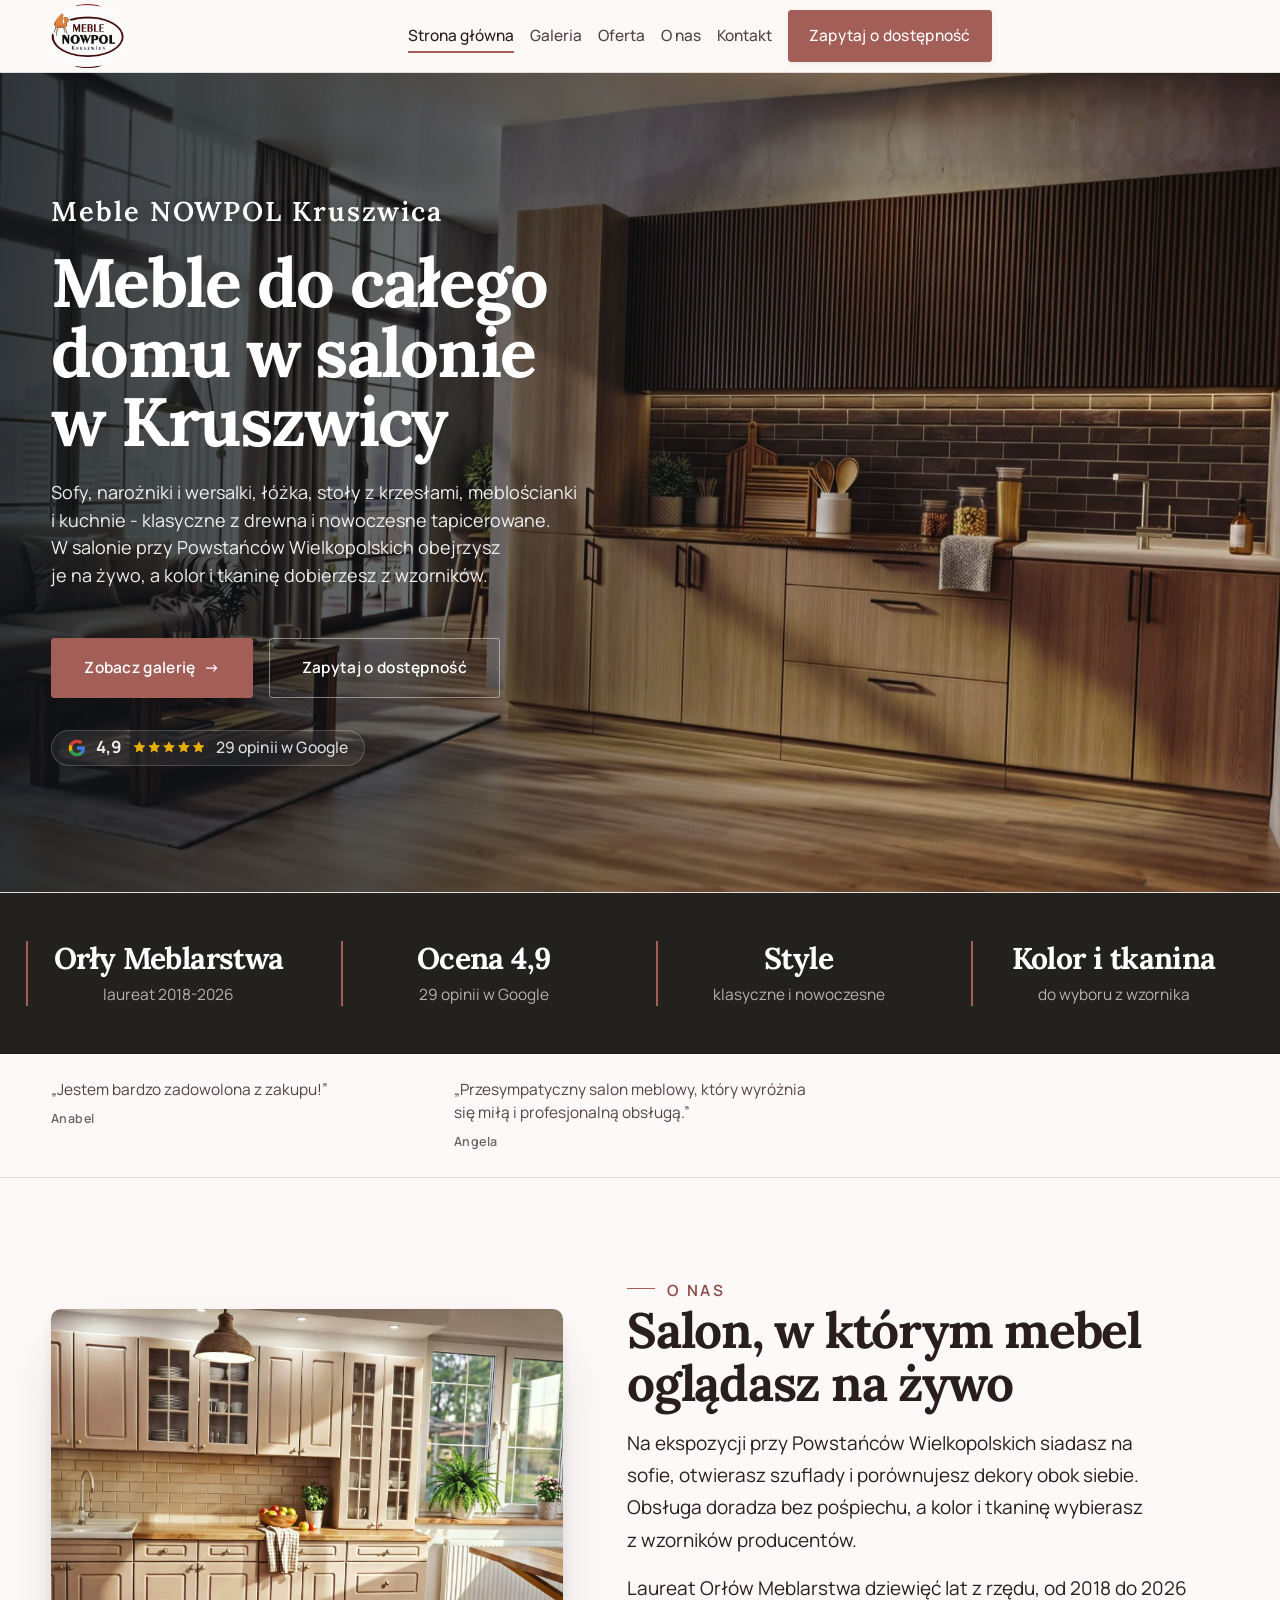
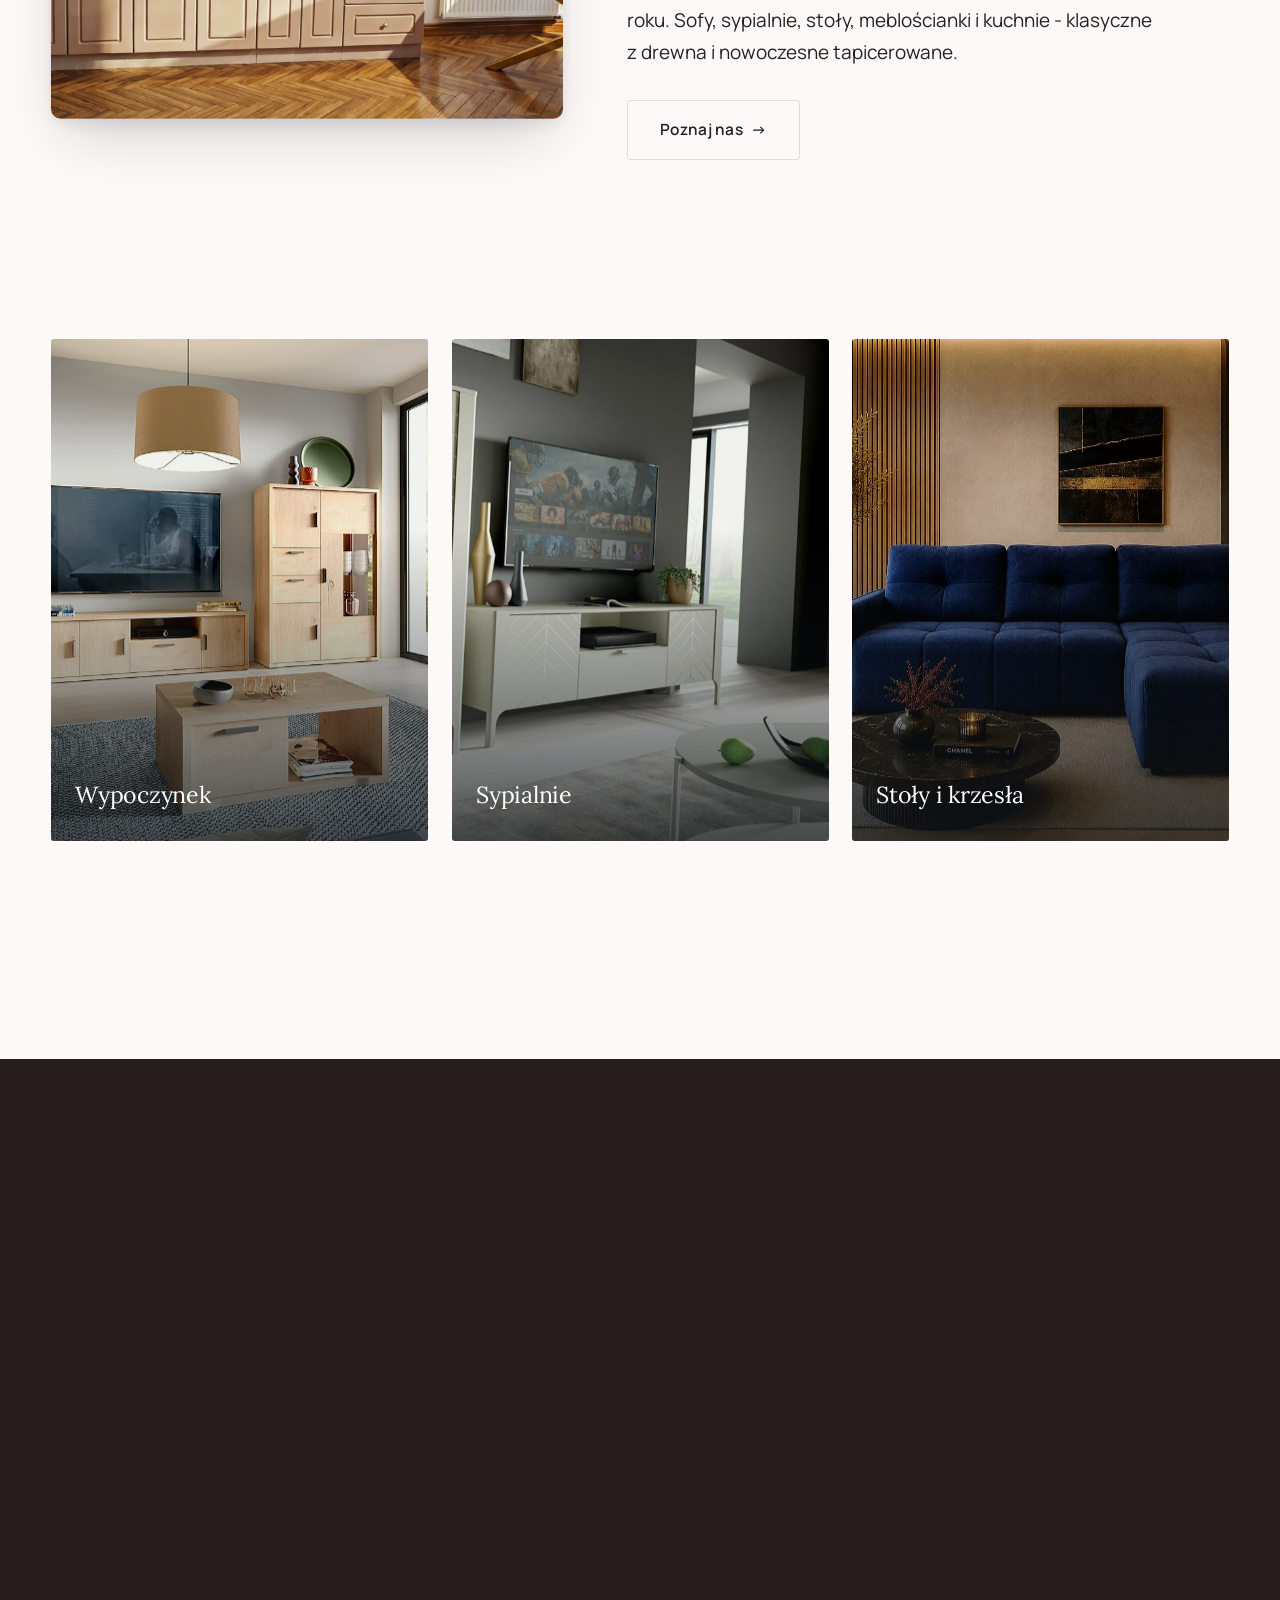
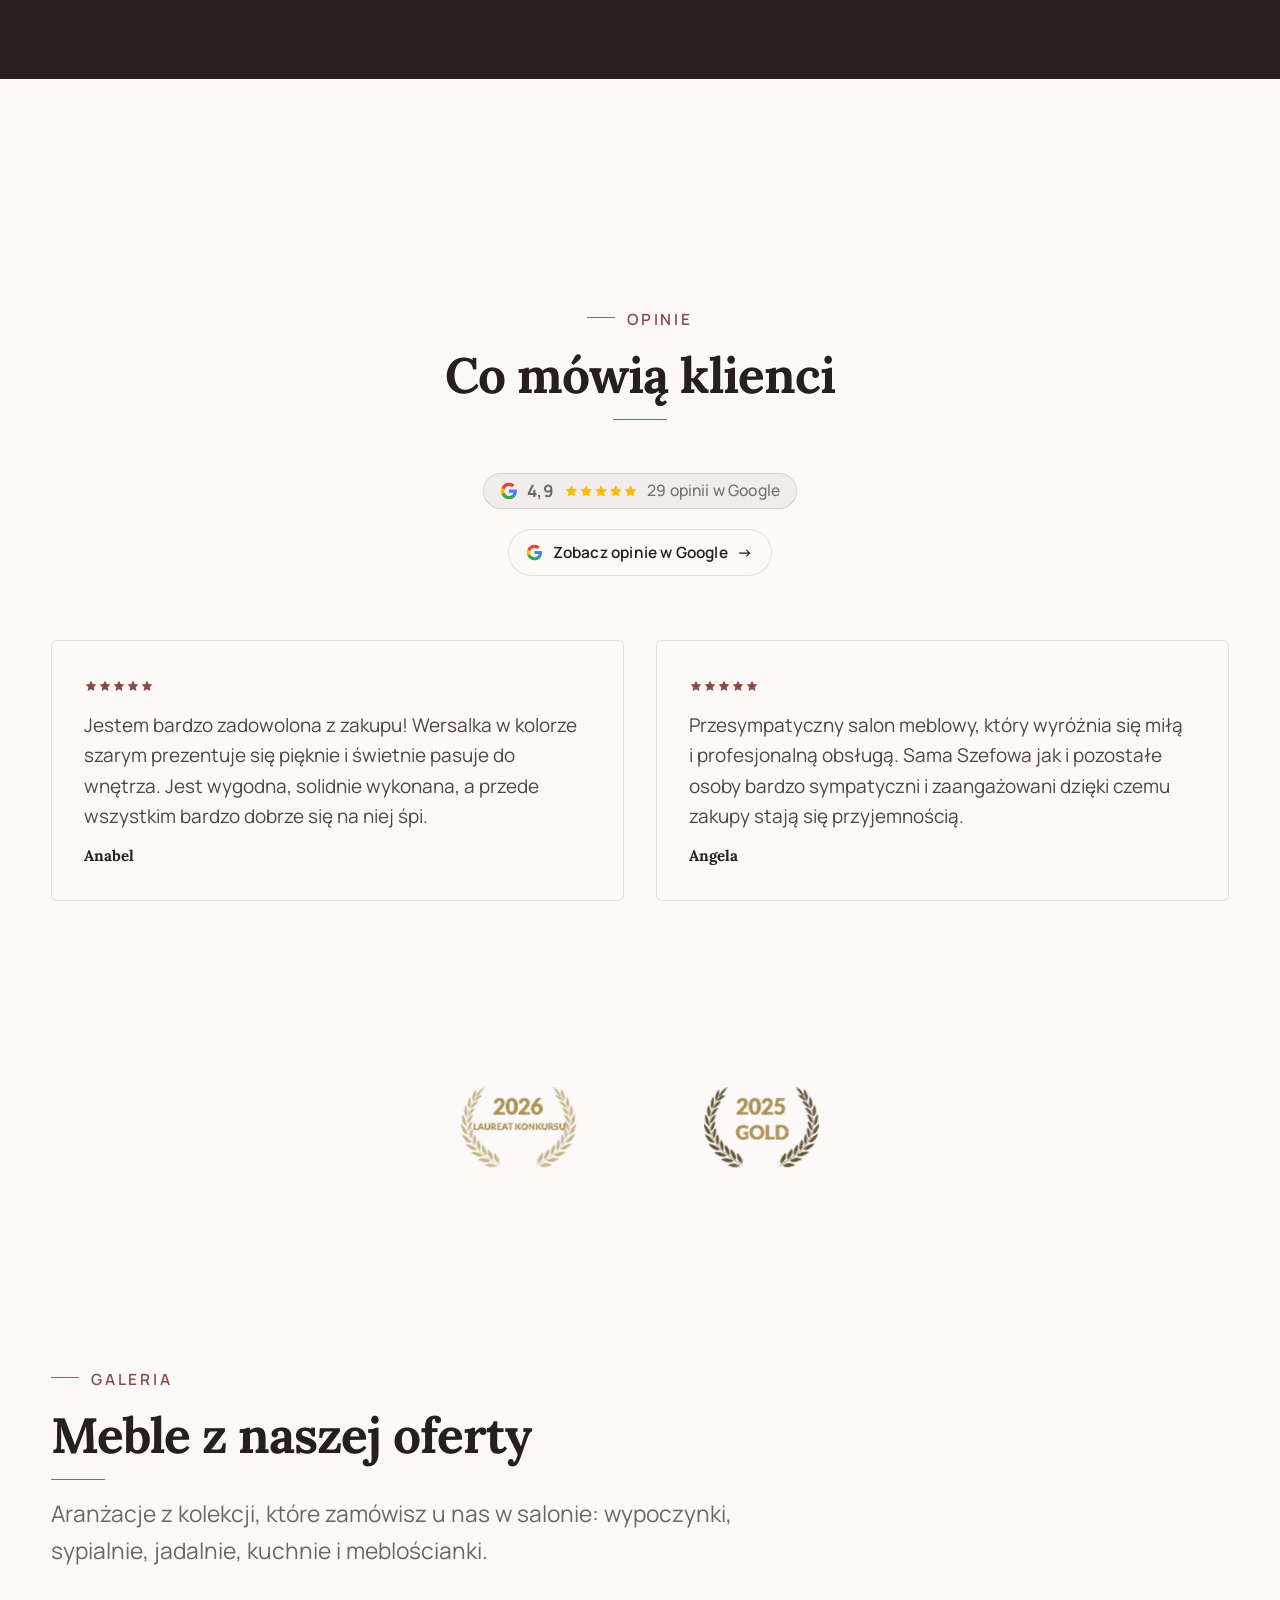
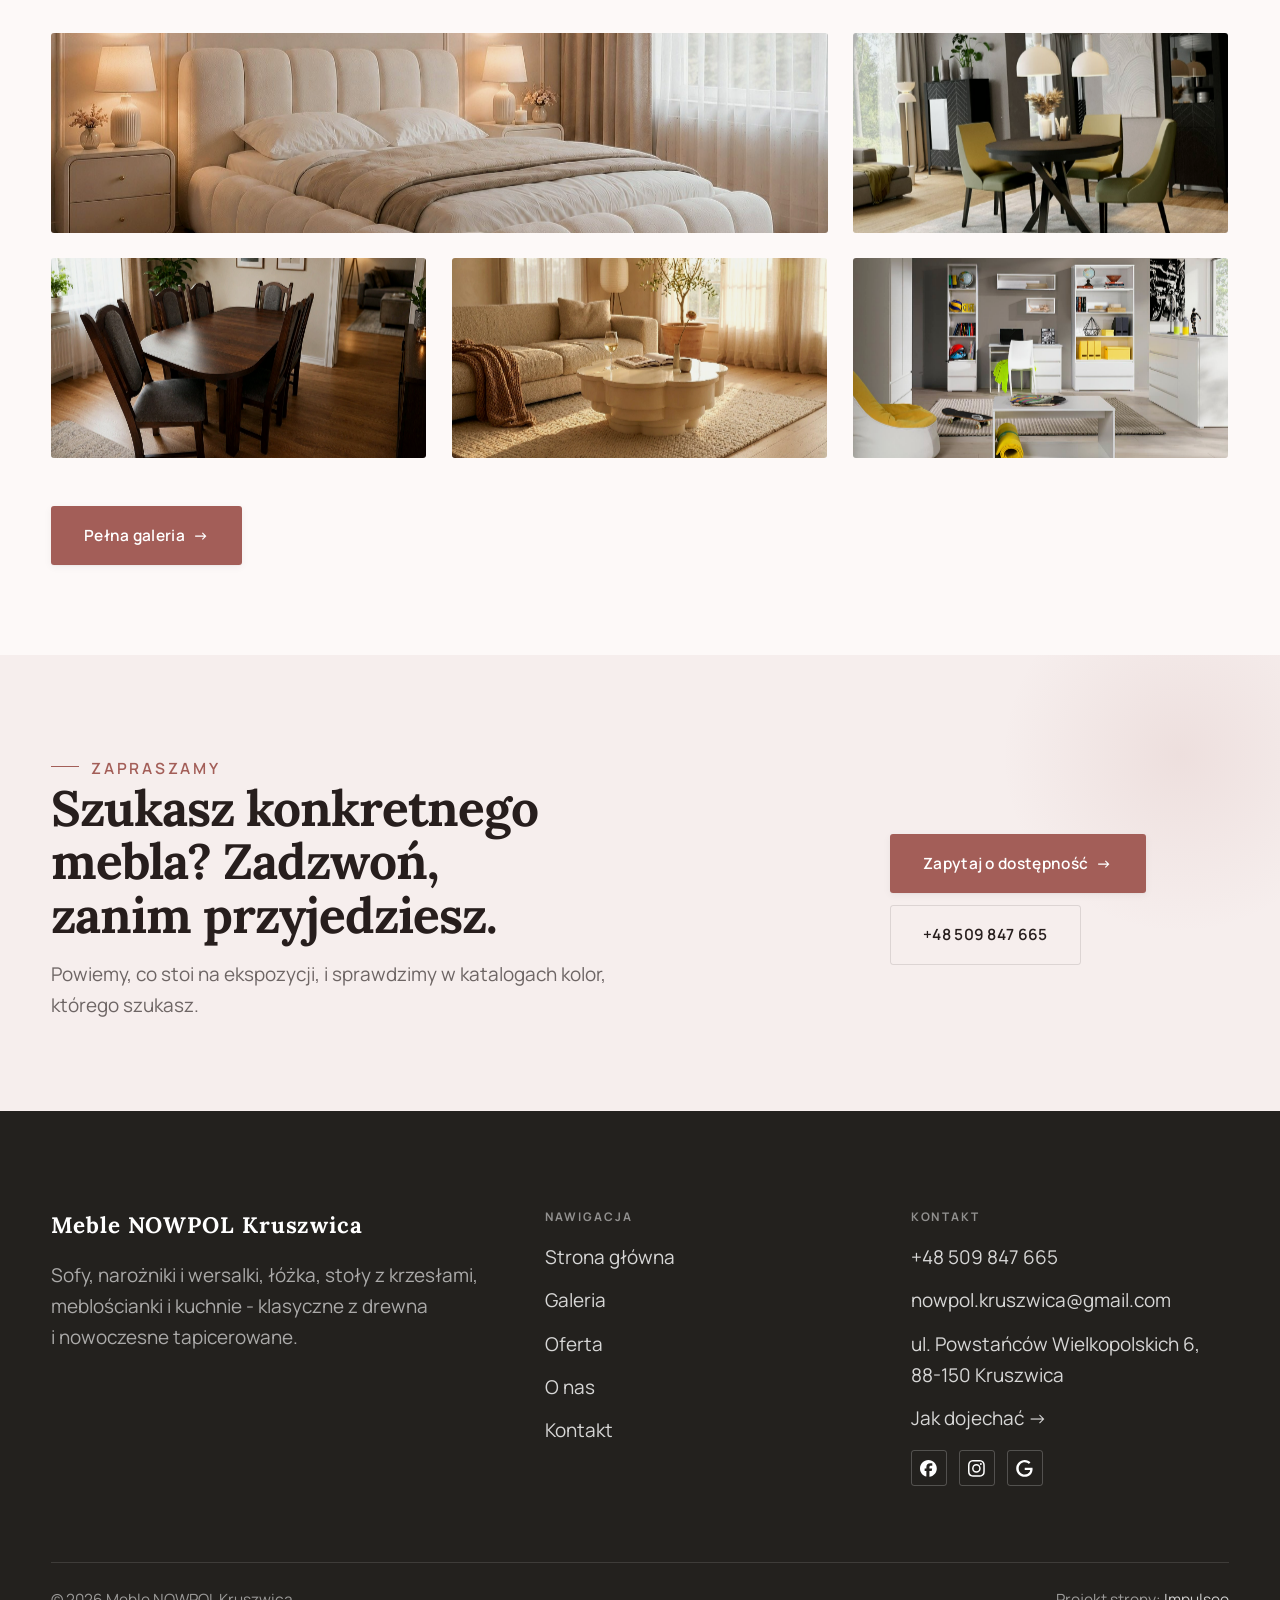
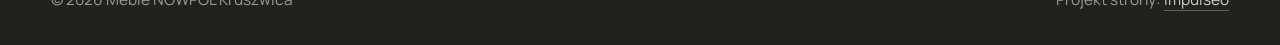
<file: index.html>
<!DOCTYPE html>
<html lang="pl">
<head>
<meta charset="UTF-8">
<meta name="viewport" content="width=device-width, initial-scale=1.0">
<title>Meble NOWPOL Kruszwica - Salon meblowy · Kruszwica</title>
<meta name="description" content="Meble NOWPOL Kruszwica - salon meblowy przy ul. Powstańców Wielkopolskich 6 w Kruszwicy. Sofy, narożniki i wersalki, sypialnie, stoły z krzesłami, meblościanki i kuchnie. Laureat Orłów Meblarstwa 2018-2026.">
<link rel="canonical" href="https://kris20032.github.io/meble-nowpol-kruszwica/">
<meta name="robots" content="noindex, nofollow">
<meta property="og:type" content="website">
<meta property="og:locale" content="pl_PL">
<meta property="og:site_name" content="Meble NOWPOL Kruszwica">
<meta property="og:title" content="Meble NOWPOL Kruszwica - Salon meblowy · Kruszwica">
<meta property="og:description" content="Meble NOWPOL Kruszwica - salon meblowy przy ul. Powstańców Wielkopolskich 6 w Kruszwicy. Sofy, narożniki i wersalki, sypialnie, stoły z krzesłami, meblościanki i kuchnie. Laureat Orłów Meblarstwa 2018-2026.">
<meta property="og:url" content="https://kris20032.github.io/meble-nowpol-kruszwica/">
<meta property="og:image" content="https://kris20032.github.io/meble-nowpol-kruszwica/img/og.jpg">
<meta property="og:image:width" content="1200">
<meta property="og:image:height" content="630">
<meta name="twitter:card" content="summary_large_image">
<script type="application/ld+json">{"@context": "https://schema.org", "@type": "LocalBusiness", "name": "Meble NOWPOL Kruszwica", "url": "https://kris20032.github.io/meble-nowpol-kruszwica/", "telephone": "+48509847665", "image": "https://kris20032.github.io/meble-nowpol-kruszwica/img/og.jpg", "areaServed": "Kruszwica", "sameAs": ["https://maps.google.com/?cid=7737722597291884900&g_mp=Cidnb29nbGUubWFwcy5wbGFjZXMudjEuUGxhY2VzLlNlYXJjaFRleHQQAhgEIAA", "https://www.facebook.com/nowpol.kruszwica", "https://www.instagram.com/meblekruszwica/"]}</script>
<link rel="preconnect" href="https://fonts.googleapis.com">
<link rel="preconnect" href="https://fonts.gstatic.com" crossorigin>
<link href="https://fonts.googleapis.com/css2?family=Lora:wght@500;600;700&family=Manrope:wght@400;500;600&display=swap" rel="stylesheet">
<link rel="stylesheet" href="assets/styles.css?v=e7227dc7">
</head>
<body>

<header class="nav">
  <div class="wrap nav-inner">
    <a class="brand brand-has-logo" href="index.html"><img class="brand-logo" src="img/logo.png" alt="Meble NOWPOL Kruszwica" width="720" height="630" decoding="async"></a>
    <nav class="nav-links">
      <a href="index.html" class="active" aria-current="page">Strona główna</a>
      <a href="realizacje.html">Galeria</a>
      <a href="oferta.html">Oferta</a>
      <a href="o-nas.html">O nas</a>
      <a href="kontakt.html">Kontakt</a>
      <a href="kontakt.html" class="btn btn-accent">Zapytaj o&nbsp;dostępność</a>
    </nav>
    <button class="nav-toggle" aria-label="Menu"><span></span><span></span><span></span></button>
  </div>
</header>

<main>
<section class="hero-cine">
  <img src="img/hero.jpg" fetchpriority="high" alt="Meble NOWPOL Kruszwica - Meble do całego domu w salonie w Kruszwicy" width="1976" height="1282">
  <div class="wrap">
    <div class="hero-copy">
      <div class="brandmark bm-s"><span class="bm-line"><span>Meble NOWPOL Kruszwica</span></span></div>
      <h1>Meble do całego domu w salonie w Kruszwicy</h1>
      <p class="lead">Sofy, narożniki i wersalki, łóżka, stoły z krzesłami, meblościanki i kuchnie - klasyczne z drewna i nowoczesne tapicerowane. W salonie przy Powstańców Wielkopolskich obejrzysz je na żywo, a kolor i tkaninę dobierzesz z wzorników.</p>
      <div class="hero-actions">
        <a href="realizacje.html" class="btn btn-accent">Zobacz galerię <span class="arr">→</span></a>
        <a href="kontakt.html" class="btn btn-ghost btn-on-dark">Zapytaj o&nbsp;dostępność</a>
      </div>
      <div style="margin-top:var(--space-6);color:#fff;font-weight:600;letter-spacing:.02em;opacity:.92"><span class="g-badge"><svg class="gb-ico" viewBox="0 0 24 24" width="18" height="18" aria-hidden="true"><path fill="#4285F4" d="M22.56 12.25c0-.78-.07-1.53-.2-2.25H12v4.26h5.92c-.26 1.37-1.04 2.53-2.21 3.31v2.77h3.57c2.08-1.92 3.28-4.74 3.28-8.09z"/><path fill="#34A853" d="M12 23c2.97 0 5.46-.98 7.28-2.66l-3.57-2.77c-.98.66-2.23 1.06-3.71 1.06-2.86 0-5.29-1.93-6.16-4.53H2.18v2.84C3.99 20.53 7.7 23 12 23z"/><path fill="#FBBC05" d="M5.84 14.09c-.22-.66-.35-1.36-.35-2.09s.13-1.43.35-2.09V7.07H2.18C1.43 8.55 1 10.22 1 12s.43 3.45 1.18 4.93l2.85-2.22.81-.62z"/><path fill="#EA4335" d="M12 5.38c1.62 0 3.06.56 4.21 1.64l3.15-3.15C17.45 2.09 14.97 1 12 1 7.7 1 3.99 3.47 2.18 7.07l3.66 2.84c.87-2.6 3.3-4.53 6.16-4.53z"/></svg><b class="gb-ocena">4,9</b><svg class="gb-stars" viewBox="0 0 90 18" width="74" height="14.8" aria-hidden="true"><g fill="currentColor" opacity=".26"><path transform="translate(0,0)" d="M9 1.6l2.2 4.46 4.92.72-3.56 3.47.84 4.9L9 12.74l-4.4 2.31.84-4.9L1.88 6.68l4.92-.72L9 1.6Z"/><path transform="translate(18,0)" d="M9 1.6l2.2 4.46 4.92.72-3.56 3.47.84 4.9L9 12.74l-4.4 2.31.84-4.9L1.88 6.68l4.92-.72L9 1.6Z"/><path transform="translate(36,0)" d="M9 1.6l2.2 4.46 4.92.72-3.56 3.47.84 4.9L9 12.74l-4.4 2.31.84-4.9L1.88 6.68l4.92-.72L9 1.6Z"/><path transform="translate(54,0)" d="M9 1.6l2.2 4.46 4.92.72-3.56 3.47.84 4.9L9 12.74l-4.4 2.31.84-4.9L1.88 6.68l4.92-.72L9 1.6Z"/><path transform="translate(72,0)" d="M9 1.6l2.2 4.46 4.92.72-3.56 3.47.84 4.9L9 12.74l-4.4 2.31.84-4.9L1.88 6.68l4.92-.72L9 1.6Z"/></g><clipPath id="gs980"><rect x="0" y="0" width="88.2" height="18"/></clipPath><g fill="#FBBC04" clip-path="url(#gs980)"><path transform="translate(0,0)" d="M9 1.6l2.2 4.46 4.92.72-3.56 3.47.84 4.9L9 12.74l-4.4 2.31.84-4.9L1.88 6.68l4.92-.72L9 1.6Z"/><path transform="translate(18,0)" d="M9 1.6l2.2 4.46 4.92.72-3.56 3.47.84 4.9L9 12.74l-4.4 2.31.84-4.9L1.88 6.68l4.92-.72L9 1.6Z"/><path transform="translate(36,0)" d="M9 1.6l2.2 4.46 4.92.72-3.56 3.47.84 4.9L9 12.74l-4.4 2.31.84-4.9L1.88 6.68l4.92-.72L9 1.6Z"/><path transform="translate(54,0)" d="M9 1.6l2.2 4.46 4.92.72-3.56 3.47.84 4.9L9 12.74l-4.4 2.31.84-4.9L1.88 6.68l4.92-.72L9 1.6Z"/><path transform="translate(72,0)" d="M9 1.6l2.2 4.46 4.92.72-3.56 3.47.84 4.9L9 12.74l-4.4 2.31.84-4.9L1.88 6.68l4.92-.72L9 1.6Z"/></g></svg><span class="gb-txt">29 opinii w Google</span></span></div>
    </div>
  </div>
</section>
<section class="strip n-4" style="padding-block:0">
  <div class="wrap">
    <div class="item reveal"><div class="k">Orły Meblarstwa</div><div class="v">laureat 2018-2026</div></div>
    <div class="item reveal"><div class="k">Ocena 4,9</div><div class="v">29 opinii w Google</div></div>
    <div class="item reveal"><div class="k">Style</div><div class="v">klasyczne i nowoczesne</div></div>
    <div class="item reveal"><div class="k">Kolor i tkanina</div><div class="v">do wyboru z wzornika</div></div>
  </div>
</section>
<section class="opinie-mini" aria-label="Opinie klientów">
  <div class="wrap">
    <div class="om-row">
      <div class="om-item reveal"><blockquote>„Jestem bardzo zadowolona z zakupu!”</blockquote><span class="om-autor">Anabel</span></div>
      <div class="om-item reveal"><blockquote>„Przesympatyczny salon meblowy, który wyróżnia się miłą i profesjonalną obsługą.”</blockquote><span class="om-autor">Angela</span></div>
    </div>
  </div>
</section>
<section>
  <div class="wrap split">
    <div class="split-art reveal"><img src="img/g1.jpg" alt="Meble NOWPOL Kruszwica - realizacja" loading="lazy" width="1974" height="1144" decoding="async"></div>
    <div class="split-copy reveal">
      <span class="eyebrow">O nas</span>
      <h2>Salon, w&nbsp;którym mebel oglądasz na żywo</h2>
      <p>Na ekspozycji przy Powstańców Wielkopolskich siadasz na sofie, otwierasz szuflady i&nbsp;porównujesz dekory obok siebie. Obsługa doradza bez pośpiechu, a&nbsp;kolor i&nbsp;tkaninę wybierasz z&nbsp;wzorników producentów.</p>
      <p>Laureat Orłów Meblarstwa dziewięć lat z&nbsp;rzędu, od 2018 do 2026 roku. Sofy, sypialnie, stoły, meblościanki i&nbsp;kuchnie - klasyczne z&nbsp;drewna i&nbsp;nowoczesne tapicerowane.</p>
      <a href="o-nas.html" class="btn btn-ghost">Poznaj nas <span class="arr">→</span></a>
    </div>
  </div>
</section>
<section class="gateways-band">
  <div class="wrap">
    <div class="gateways">
      <a href="oferta.html" class="gateway reveal"><img src="img/g2.jpg" alt="Wypoczynek" loading="lazy" width="1600" height="933" decoding="async"><span class="g-ttl">Wypoczynek</span></a>
      <a href="oferta.html" class="gateway reveal"><img src="img/g3.jpg" alt="Sypialnie" loading="lazy" width="1530" height="872" decoding="async"><span class="g-ttl">Sypialnie</span></a>
      <a href="oferta.html" class="gateway reveal"><img src="img/g4.jpg" alt="Stoły i krzesła" loading="lazy" width="1448" height="1086" decoding="async"><span class="g-ttl">Stoły i krzesła</span></a>
    </div>
  </div>
</section>
<section class="stopklatka" aria-hidden="true">
  <div class="stk-bg" style="background-image:url(img/g9.jpg)"></div>
</section>
<section class="opinie">
  <div class="wrap">
    <div class="head center reveal">
      <span class="eyebrow">Opinie</span>
      <h2>Co mówią klienci</h2>
    </div>
    <p class="op-meta reveal"><span class="g-badge"><svg class="gb-ico" viewBox="0 0 24 24" width="18" height="18" aria-hidden="true"><path fill="#4285F4" d="M22.56 12.25c0-.78-.07-1.53-.2-2.25H12v4.26h5.92c-.26 1.37-1.04 2.53-2.21 3.31v2.77h3.57c2.08-1.92 3.28-4.74 3.28-8.09z"/><path fill="#34A853" d="M12 23c2.97 0 5.46-.98 7.28-2.66l-3.57-2.77c-.98.66-2.23 1.06-3.71 1.06-2.86 0-5.29-1.93-6.16-4.53H2.18v2.84C3.99 20.53 7.7 23 12 23z"/><path fill="#FBBC05" d="M5.84 14.09c-.22-.66-.35-1.36-.35-2.09s.13-1.43.35-2.09V7.07H2.18C1.43 8.55 1 10.22 1 12s.43 3.45 1.18 4.93l2.85-2.22.81-.62z"/><path fill="#EA4335" d="M12 5.38c1.62 0 3.06.56 4.21 1.64l3.15-3.15C17.45 2.09 14.97 1 12 1 7.7 1 3.99 3.47 2.18 7.07l3.66 2.84c.87-2.6 3.3-4.53 6.16-4.53z"/></svg><b class="gb-ocena">4,9</b><svg class="gb-stars" viewBox="0 0 90 18" width="74" height="14.8" aria-hidden="true"><g fill="currentColor" opacity=".26"><path transform="translate(0,0)" d="M9 1.6l2.2 4.46 4.92.72-3.56 3.47.84 4.9L9 12.74l-4.4 2.31.84-4.9L1.88 6.68l4.92-.72L9 1.6Z"/><path transform="translate(18,0)" d="M9 1.6l2.2 4.46 4.92.72-3.56 3.47.84 4.9L9 12.74l-4.4 2.31.84-4.9L1.88 6.68l4.92-.72L9 1.6Z"/><path transform="translate(36,0)" d="M9 1.6l2.2 4.46 4.92.72-3.56 3.47.84 4.9L9 12.74l-4.4 2.31.84-4.9L1.88 6.68l4.92-.72L9 1.6Z"/><path transform="translate(54,0)" d="M9 1.6l2.2 4.46 4.92.72-3.56 3.47.84 4.9L9 12.74l-4.4 2.31.84-4.9L1.88 6.68l4.92-.72L9 1.6Z"/><path transform="translate(72,0)" d="M9 1.6l2.2 4.46 4.92.72-3.56 3.47.84 4.9L9 12.74l-4.4 2.31.84-4.9L1.88 6.68l4.92-.72L9 1.6Z"/></g><clipPath id="gs980"><rect x="0" y="0" width="88.2" height="18"/></clipPath><g fill="#FBBC04" clip-path="url(#gs980)"><path transform="translate(0,0)" d="M9 1.6l2.2 4.46 4.92.72-3.56 3.47.84 4.9L9 12.74l-4.4 2.31.84-4.9L1.88 6.68l4.92-.72L9 1.6Z"/><path transform="translate(18,0)" d="M9 1.6l2.2 4.46 4.92.72-3.56 3.47.84 4.9L9 12.74l-4.4 2.31.84-4.9L1.88 6.68l4.92-.72L9 1.6Z"/><path transform="translate(36,0)" d="M9 1.6l2.2 4.46 4.92.72-3.56 3.47.84 4.9L9 12.74l-4.4 2.31.84-4.9L1.88 6.68l4.92-.72L9 1.6Z"/><path transform="translate(54,0)" d="M9 1.6l2.2 4.46 4.92.72-3.56 3.47.84 4.9L9 12.74l-4.4 2.31.84-4.9L1.88 6.68l4.92-.72L9 1.6Z"/><path transform="translate(72,0)" d="M9 1.6l2.2 4.46 4.92.72-3.56 3.47.84 4.9L9 12.74l-4.4 2.31.84-4.9L1.88 6.68l4.92-.72L9 1.6Z"/></g></svg><span class="gb-txt">29 opinii w Google</span></span></p>
    <p class="op-meta reveal"><a class="op-google" href="https://maps.google.com/?cid=7737722597291884900&amp;g_mp=Cidnb29nbGUubWFwcy5wbGFjZXMudjEuUGxhY2VzLlNlYXJjaFRleHQQAhgEIAA" target="_blank" rel="noopener"><svg class="op-g-ico" viewBox="0 0 24 24" width="17" height="17" aria-hidden="true"><path fill="#4285F4" d="M22.56 12.25c0-.78-.07-1.53-.2-2.25H12v4.26h5.92c-.26 1.37-1.04 2.53-2.21 3.31v2.77h3.57c2.08-1.92 3.28-4.74 3.28-8.09z"/><path fill="#34A853" d="M12 23c2.97 0 5.46-.98 7.28-2.66l-3.57-2.77c-.98.66-2.23 1.06-3.71 1.06-2.86 0-5.29-1.93-6.16-4.53H2.18v2.84C3.99 20.53 7.7 23 12 23z"/><path fill="#FBBC05" d="M5.84 14.09c-.22-.66-.35-1.36-.35-2.09s.13-1.43.35-2.09V7.07H2.18C1.43 8.55 1 10.22 1 12s.43 3.45 1.18 4.93l2.85-2.22.81-.62z"/><path fill="#EA4335" d="M12 5.38c1.62 0 3.06.56 4.21 1.64l3.15-3.15C17.45 2.09 14.97 1 12 1 7.7 1 3.99 3.47 2.18 7.07l3.66 2.84c.87-2.6 3.3-4.53 6.16-4.53z"/></svg><span>Zobacz opinie w Google</span><span class="arr">→</span></a></p>
    <div class="opinie-grid">
      <figure class="op-card reveal"><span class="op-star"><svg class="ico-star" width="14" height="14" viewBox="0 0 24 24" style="vertical-align:-2px" aria-hidden="true"><path d="M12 2.8l2.85 5.8 6.4.93-4.63 4.5 1.1 6.37L12 17.4l-5.72 3 1.1-6.37-4.63-4.5 6.4-.93L12 2.8Z" fill="currentColor"/></svg><svg class="ico-star" width="14" height="14" viewBox="0 0 24 24" style="vertical-align:-2px" aria-hidden="true"><path d="M12 2.8l2.85 5.8 6.4.93-4.63 4.5 1.1 6.37L12 17.4l-5.72 3 1.1-6.37-4.63-4.5 6.4-.93L12 2.8Z" fill="currentColor"/></svg><svg class="ico-star" width="14" height="14" viewBox="0 0 24 24" style="vertical-align:-2px" aria-hidden="true"><path d="M12 2.8l2.85 5.8 6.4.93-4.63 4.5 1.1 6.37L12 17.4l-5.72 3 1.1-6.37-4.63-4.5 6.4-.93L12 2.8Z" fill="currentColor"/></svg><svg class="ico-star" width="14" height="14" viewBox="0 0 24 24" style="vertical-align:-2px" aria-hidden="true"><path d="M12 2.8l2.85 5.8 6.4.93-4.63 4.5 1.1 6.37L12 17.4l-5.72 3 1.1-6.37-4.63-4.5 6.4-.93L12 2.8Z" fill="currentColor"/></svg><svg class="ico-star" width="14" height="14" viewBox="0 0 24 24" style="vertical-align:-2px" aria-hidden="true"><path d="M12 2.8l2.85 5.8 6.4.93-4.63 4.5 1.1 6.37L12 17.4l-5.72 3 1.1-6.37-4.63-4.5 6.4-.93L12 2.8Z" fill="currentColor"/></svg></span><blockquote>Jestem bardzo zadowolona z zakupu! Wersalka w kolorze szarym prezentuje się pięknie i świetnie pasuje do wnętrza. Jest wygodna, solidnie wykonana, a przede wszystkim bardzo dobrze się na niej śpi.</blockquote><span class="op-autor">Anabel</span></figure>
      <figure class="op-card reveal"><span class="op-star"><svg class="ico-star" width="14" height="14" viewBox="0 0 24 24" style="vertical-align:-2px" aria-hidden="true"><path d="M12 2.8l2.85 5.8 6.4.93-4.63 4.5 1.1 6.37L12 17.4l-5.72 3 1.1-6.37-4.63-4.5 6.4-.93L12 2.8Z" fill="currentColor"/></svg><svg class="ico-star" width="14" height="14" viewBox="0 0 24 24" style="vertical-align:-2px" aria-hidden="true"><path d="M12 2.8l2.85 5.8 6.4.93-4.63 4.5 1.1 6.37L12 17.4l-5.72 3 1.1-6.37-4.63-4.5 6.4-.93L12 2.8Z" fill="currentColor"/></svg><svg class="ico-star" width="14" height="14" viewBox="0 0 24 24" style="vertical-align:-2px" aria-hidden="true"><path d="M12 2.8l2.85 5.8 6.4.93-4.63 4.5 1.1 6.37L12 17.4l-5.72 3 1.1-6.37-4.63-4.5 6.4-.93L12 2.8Z" fill="currentColor"/></svg><svg class="ico-star" width="14" height="14" viewBox="0 0 24 24" style="vertical-align:-2px" aria-hidden="true"><path d="M12 2.8l2.85 5.8 6.4.93-4.63 4.5 1.1 6.37L12 17.4l-5.72 3 1.1-6.37-4.63-4.5 6.4-.93L12 2.8Z" fill="currentColor"/></svg><svg class="ico-star" width="14" height="14" viewBox="0 0 24 24" style="vertical-align:-2px" aria-hidden="true"><path d="M12 2.8l2.85 5.8 6.4.93-4.63 4.5 1.1 6.37L12 17.4l-5.72 3 1.1-6.37-4.63-4.5 6.4-.93L12 2.8Z" fill="currentColor"/></svg></span><blockquote>Przesympatyczny salon meblowy, który wyróżnia się miłą i profesjonalną obsługą. Sama Szefowa jak i pozostałe osoby bardzo sympatyczni i zaangażowani dzięki czemu zakupy stają się przyjemnością.</blockquote><span class="op-autor">Angela</span></figure>
    </div>
  </div>
</section>
<section class="odznaki">
  <div class="wrap">
    <ul class="odz-row">
      <li class="odz reveal"><img src="img/odznaka-orly-laureat-2026.png" alt="Orły Meblarstwa - Laureat 2026" loading="lazy" decoding="async" width="166" height="120"></li>
      <li class="odz reveal"><img src="img/odznaka-orly-zloty-2025.png" alt="Orły Meblarstwa - Złoty Medal 2025" loading="lazy" decoding="async" width="166" height="120"></li>
    </ul>
  </div>
</section>
<section>
  <div class="wrap">
    <div class="head reveal">
      <span class="eyebrow">Galeria</span>
      <h2>Meble z naszej oferty</h2>
      <p>Aranżacje z kolekcji, które zamówisz u nas w salonie: wypoczynki, sypialnie, jadalnie, kuchnie i meblościanki.</p>
    </div>
    <div class="gallery">
      <div class="tile t-two3 reveal"><img src="img/g5.jpg" alt="Meble NOWPOL Kruszwica" loading="lazy" width="1448" height="1086" decoding="async"></div>
      <div class="tile t-third reveal"><img src="img/g6.jpg" alt="Meble NOWPOL Kruszwica" loading="lazy" width="1134" height="752" decoding="async"></div>
      <div class="tile t-third reveal"><img src="img/g7.jpg" alt="Meble NOWPOL Kruszwica" loading="lazy" width="1448" height="1086" decoding="async"></div>
      <div class="tile t-third reveal"><img src="img/g8.jpg" alt="Meble NOWPOL Kruszwica" loading="lazy" width="1280" height="859" decoding="async"></div>
      <div class="tile t-third reveal"><img src="img/g10.jpg" alt="Meble NOWPOL Kruszwica" loading="lazy" width="1500" height="900" decoding="async"></div>
    </div>
    <div style="margin-top:var(--space-7)" class="reveal"><a href="realizacje.html" class="btn btn-accent">Pełna galeria <span class="arr">→</span></a></div>
  </div>
</section>
<section class="cta">
  <div class="wrap">
    <div class="reveal">
      <span class="eyebrow">Zapraszamy</span>
      <h2>Szukasz konkretnego mebla? Zadzwoń, zanim przyjedziesz.</h2>
      <p>Powiemy, co stoi na ekspozycji, i sprawdzimy w katalogach kolor, którego szukasz.</p>
    </div>
    <div class="cta-actions reveal">
      <a href="kontakt.html" class="btn btn-light">Zapytaj o&nbsp;dostępność <span class="arr">→</span></a>
      <a href="tel:+48509847665" class="btn btn-ghost btn-ghost-cta">+48 509 847 665</a>
    </div>
  </div>
</section>
</main>

<footer>
  <div class="wrap">
    <div class="foot-grid">
      <div class="foot-brand">
        <div class="name">Meble NOWPOL Kruszwica</div>
        <p>Sofy, narożniki i wersalki, łóżka, stoły z krzesłami, meblościanki i kuchnie - klasyczne z drewna i nowoczesne tapicerowane.</p>
      </div>
      <div class="foot-col">
        <h4>Nawigacja</h4>
        <a href="index.html">Strona główna</a>
        <a href="realizacje.html">Galeria</a>
        <a href="oferta.html">Oferta</a>
        <a href="o-nas.html">O nas</a>
        <a href="kontakt.html">Kontakt</a>
      </div>
      <div class="foot-col">
        <h4>Kontakt</h4>
        <a href="tel:+48509847665">+48 509 847 665</a>
        <a href="mailto:nowpol.kruszwica@gmail.com">nowpol.kruszwica@gmail.com</a>
        <p>ul. Powstańców Wielkopolskich 6, 88-150 Kruszwica</p>
        <a href="https://maps.google.com/?cid=7737722597291884900&g_mp=Cidnb29nbGUubWFwcy5wbGFjZXMudjEuUGxhY2VzLlNlYXJjaFRleHQQAhgEIAA" target="_blank" rel="noopener">Jak dojechać →</a>
      <div class="foot-soc">
        <a class="soc" href="https://www.facebook.com/nowpol.kruszwica" target="_blank" rel="noopener" aria-label="Facebook - Meble NOWPOL Kruszwica"><svg viewBox="0 0 24 24" aria-hidden="true" focusable="false"><path d="M9.101 23.691v-7.98H6.627v-3.667h2.474v-1.58c0-4.085 1.848-5.978 5.858-5.978.401 0 .955.042 1.468.103a8.68 8.68 0 0 1 1.141.195v3.325a8.623 8.623 0 0 0-.653-.036 26.805 26.805 0 0 0-.733-.009c-.707 0-1.259.096-1.675.309a1.686 1.686 0 0 0-.679.622c-.258.42-.374.995-.374 1.752v1.297h3.919l-.386 2.103-.287 1.564h-3.246v8.245C19.396 23.238 24 18.179 24 12.044c0-6.627-5.373-12-12-12s-12 5.373-12 12c0 5.628 3.874 10.35 9.101 11.647Z" fill="currentColor"/></svg></a>
        <a class="soc" href="https://www.instagram.com/meblekruszwica/" target="_blank" rel="noopener" aria-label="Instagram - Meble NOWPOL Kruszwica"><svg viewBox="0 0 24 24" aria-hidden="true" focusable="false"><path d="M7.0301.084c-1.2768.0602-2.1487.264-2.911.5634-.7888.3075-1.4575.72-2.1228 1.3877-.6652.6677-1.075 1.3368-1.3802 2.127-.2954.7638-.4956 1.6365-.552 2.914-.0564 1.2775-.0689 1.6882-.0626 4.947.0062 3.2586.0206 3.6671.0825 4.9473.061 1.2765.264 2.1482.5635 2.9107.308.7889.72 1.4573 1.388 2.1228.6679.6655 1.3365 1.0743 2.1285 1.38.7632.295 1.6361.4961 2.9134.552 1.2773.056 1.6884.069 4.9462.0627 3.2578-.0062 3.668-.0207 4.9478-.0814 1.28-.0607 2.147-.2652 2.9098-.5633.7889-.3086 1.4578-.72 2.1228-1.3881.665-.6682 1.0745-1.3378 1.3795-2.1284.2957-.7632.4966-1.636.552-2.9124.056-1.2809.0692-1.6898.063-4.948-.0063-3.2583-.021-3.6668-.0817-4.9465-.0607-1.2797-.264-2.1487-.5633-2.9117-.3084-.7889-.72-1.4568-1.3876-2.1228C21.2982 1.33 20.628.9208 19.8378.6165 19.074.321 18.2017.1197 16.9244.0645 15.6471.0093 15.236-.005 11.977.0014 8.718.0076 8.31.0215 7.0301.0839m.1402 21.6932c-1.17-.0509-1.8053-.2453-2.2287-.408-.5606-.216-.96-.4771-1.3819-.895-.422-.4178-.6811-.8186-.9-1.378-.1644-.4234-.3624-1.058-.4171-2.228-.0595-1.2645-.072-1.6442-.079-4.848-.007-3.2037.0053-3.583.0607-4.848.05-1.169.2456-1.805.408-2.2282.216-.5613.4762-.96.895-1.3816.4188-.4217.8184-.6814 1.3783-.9003.423-.1651 1.0575-.3614 2.227-.4171 1.2655-.06 1.6447-.072 4.848-.079 3.2033-.007 3.5835.005 4.8495.0608 1.169.0508 1.8053.2445 2.228.408.5608.216.96.4754 1.3816.895.4217.4194.6816.8176.9005 1.3787.1653.4217.3617 1.056.4169 2.2263.0602 1.2655.0739 1.645.0796 4.848.0058 3.203-.0055 3.5834-.061 4.848-.051 1.17-.245 1.8055-.408 2.2294-.216.5604-.4763.96-.8954 1.3814-.419.4215-.8181.6811-1.3783.9-.4224.1649-1.0577.3617-2.2262.4174-1.2656.0595-1.6448.072-4.8493.079-3.2045.007-3.5825-.006-4.848-.0608M16.953 5.5864A1.44 1.44 0 1 0 18.39 4.144a1.44 1.44 0 0 0-1.437 1.4424M5.8385 12.012c.0067 3.4032 2.7706 6.1557 6.173 6.1493 3.4026-.0065 6.157-2.7701 6.1506-6.1733-.0065-3.4032-2.771-6.1565-6.174-6.1498-3.403.0067-6.156 2.771-6.1496 6.1738M8 12.0077a4 4 0 1 1 4.008 3.9921A3.9996 3.9996 0 0 1 8 12.0077" fill="currentColor"/></svg></a>
        <a class="soc" href="https://maps.google.com/?cid=7737722597291884900&g_mp=Cidnb29nbGUubWFwcy5wbGFjZXMudjEuUGxhY2VzLlNlYXJjaFRleHQQAhgEIAA" target="_blank" rel="noopener" aria-label="Google - Meble NOWPOL Kruszwica"><svg viewBox="0 0 24 24" aria-hidden="true" focusable="false"><path d="M12.48 10.92v3.28h7.84c-.24 1.84-.853 3.187-1.787 4.133-1.147 1.147-2.933 2.4-6.053 2.4-4.827 0-8.6-3.893-8.6-8.72s3.773-8.72 8.6-8.72c2.6 0 4.507 1.027 5.907 2.347l2.307-2.307C18.747 1.44 16.133 0 12.48 0 5.867 0 .307 5.387.307 12s5.56 12 12.173 12c3.573 0 6.267-1.173 8.373-3.36 2.16-2.16 2.84-5.213 2.84-7.667 0-.76-.053-1.467-.173-2.053H12.48z" fill="currentColor"/></svg></a>
      </div>
      </div>
    </div>
    <div class="foot-bot">
      <span>© 2026 Meble NOWPOL Kruszwica</span>
      <span>Projekt strony: <a class="foot-credit" href="https://impulseo.pl" target="_blank" rel="noopener">Impulseo</a></span>
    </div>
  </div>
</footer>
<div class="sticky-reserve"><a class="sr-book" href="kontakt.html">Zapytaj o&nbsp;dostępność</a><a class="sr-call" href="tel:+48509847665" aria-label="Zadzwoń"><svg class="ico-tel" width="16" height="16" viewBox="0 0 24 24" fill="none" aria-hidden="true"><path d="M6.6 10.8a15.5 15.5 0 0 0 6.6 6.6l2.2-2.2a1 1 0 0 1 1-.24 11.4 11.4 0 0 0 3.6.58 1 1 0 0 1 1 1V20a1 1 0 0 1-1 1A17 17 0 0 1 3 4a1 1 0 0 1 1-1h3.5a1 1 0 0 1 1 1c0 1.25.2 2.46.58 3.6a1 1 0 0 1-.25 1l-2.23 2.2Z" fill="currentColor"/></svg></a></div>
<div class="demo-wazne" data-do="2026-09-20" data-cykl="3" hidden><svg class="dw-ico" width="13" height="13" viewBox="0 0 24 24" fill="none" aria-hidden="true"><circle cx="12" cy="12" r="8.6" stroke="currentColor" stroke-width="1.8"/><path d="M12 7.2V12l3.3 2" stroke="currentColor" stroke-width="1.8" stroke-linecap="round"/></svg><span class="dw-txt"></span></div>

<script src="assets/main.js"></script>
</body>
</html>
</file>
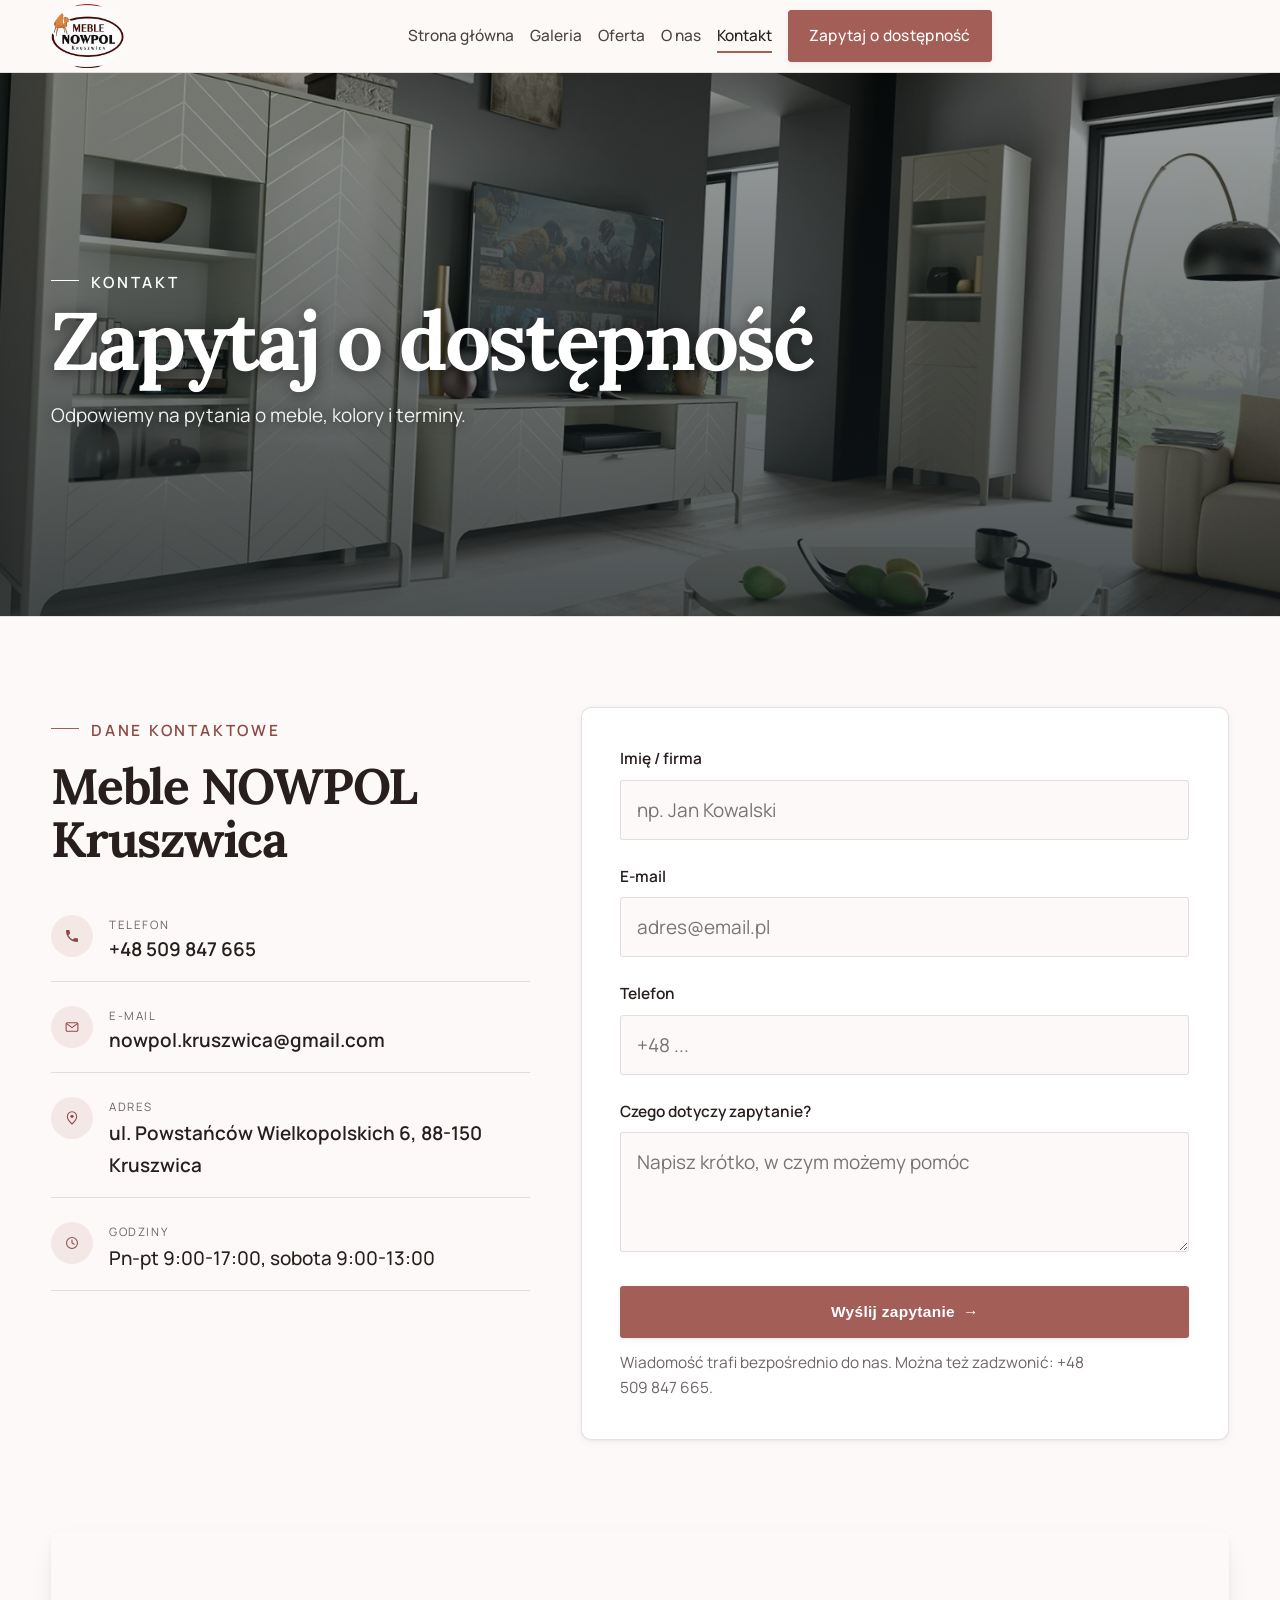
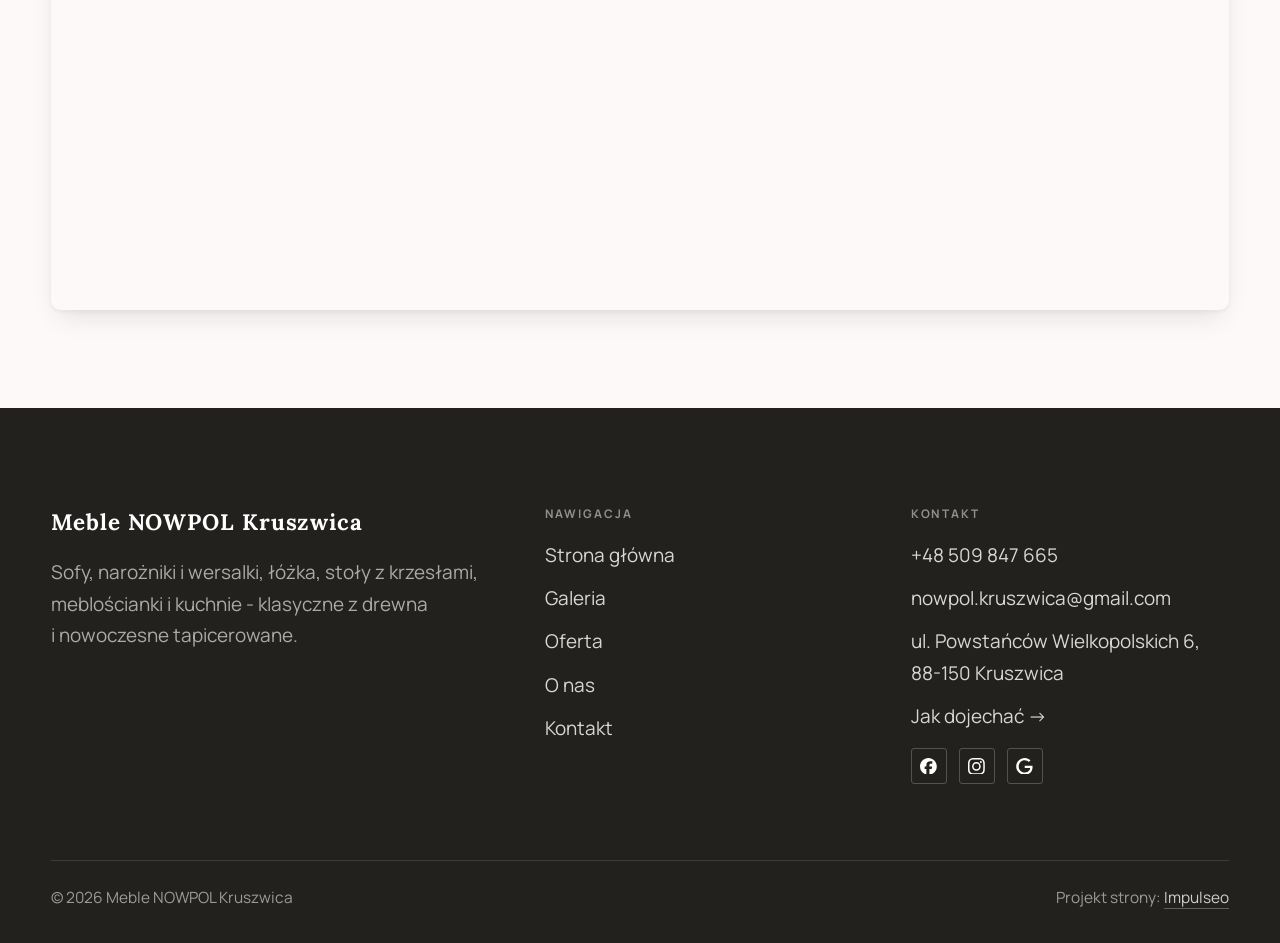
<file: kontakt.html>
<!DOCTYPE html>
<html lang="pl">
<head>
<meta charset="UTF-8">
<meta name="viewport" content="width=device-width, initial-scale=1.0">
<title>Kontakt - Meble NOWPOL Kruszwica</title>
<meta name="description" content="Kontakt Meble NOWPOL Kruszwica - ul. Powstańców Wielkopolskich 6, 88-150 Kruszwica">
<link rel="canonical" href="https://kris20032.github.io/meble-nowpol-kruszwica/kontakt.html">
<meta name="robots" content="noindex, nofollow">
<meta property="og:type" content="website">
<meta property="og:locale" content="pl_PL">
<meta property="og:site_name" content="Meble NOWPOL Kruszwica">
<meta property="og:title" content="Kontakt - Meble NOWPOL Kruszwica">
<meta property="og:description" content="Kontakt Meble NOWPOL Kruszwica - ul. Powstańców Wielkopolskich 6, 88-150 Kruszwica">
<meta property="og:url" content="https://kris20032.github.io/meble-nowpol-kruszwica/kontakt.html">
<meta property="og:image" content="https://kris20032.github.io/meble-nowpol-kruszwica/img/og.jpg">
<meta property="og:image:width" content="1200">
<meta property="og:image:height" content="630">
<meta name="twitter:card" content="summary_large_image">
<link rel="preconnect" href="https://fonts.googleapis.com">
<link rel="preconnect" href="https://fonts.gstatic.com" crossorigin>
<link href="https://fonts.googleapis.com/css2?family=Lora:wght@500;600;700&family=Manrope:wght@400;500;600&display=swap" rel="stylesheet">
<link rel="stylesheet" href="assets/styles.css?v=e7227dc7">
</head>
<body>

<header class="nav">
  <div class="wrap nav-inner">
    <a class="brand brand-has-logo" href="index.html"><img class="brand-logo" src="img/logo.png" alt="Meble NOWPOL Kruszwica" width="720" height="630" decoding="async"></a>
    <nav class="nav-links">
      <a href="index.html">Strona główna</a>
      <a href="realizacje.html">Galeria</a>
      <a href="oferta.html">Oferta</a>
      <a href="o-nas.html">O nas</a>
      <a href="kontakt.html" class="active" aria-current="page">Kontakt</a>
      <a href="kontakt.html" class="btn btn-accent">Zapytaj o&nbsp;dostępność</a>
    </nav>
    <button class="nav-toggle" aria-label="Menu"><span></span><span></span><span></span></button>
  </div>
</header>

<main>
<section class="pagehead">
  <img src="img/g3.jpg" alt="Meble NOWPOL Kruszwica - Zapytaj o&nbsp;dostępność" width="1530" height="872" decoding="async">
  <div class="wrap">
    <span class="eyebrow">Kontakt</span>
    <h1>Zapytaj o&nbsp;dostępność</h1>
    <p>Odpowiemy na pytania o&nbsp;meble, kolory i&nbsp;terminy.</p>
  </div>
</section>
<section>
  <div class="wrap contact-grid">
    <div class="reveal">
      <span class="eyebrow">Dane kontaktowe</span>
      <h2 style="margin:var(--space-4) 0 var(--space-6)">Meble NOWPOL Kruszwica</h2>
      <div class="info-list">
        <div class="info-row"><div class="ic"><svg class="ico-tel" width="16" height="16" viewBox="0 0 24 24" fill="none" aria-hidden="true"><path d="M6.6 10.8a15.5 15.5 0 0 0 6.6 6.6l2.2-2.2a1 1 0 0 1 1-.24 11.4 11.4 0 0 0 3.6.58 1 1 0 0 1 1 1V20a1 1 0 0 1-1 1A17 17 0 0 1 3 4a1 1 0 0 1 1-1h3.5a1 1 0 0 1 1 1c0 1.25.2 2.46.58 3.6a1 1 0 0 1-.25 1l-2.23 2.2Z" fill="currentColor"/></svg></div><div><div class="lbl">Telefon</div><a class="val" href="tel:+48509847665">+48 509 847 665</a></div></div>
        <div class="info-row"><div class="ic"><svg class="ico-mail" width="16" height="16" viewBox="0 0 24 24" fill="none" aria-hidden="true"><rect x="3.2" y="5.5" width="17.6" height="13" rx="1.6" stroke="currentColor" stroke-width="1.6"/><path d="M4 7l8 6 8-6" stroke="currentColor" stroke-width="1.6" stroke-linecap="round" stroke-linejoin="round"/></svg></div><div><div class="lbl">E-mail</div><a class="val" href="mailto:nowpol.kruszwica@gmail.com">nowpol.kruszwica@gmail.com</a></div></div>
        <div class="info-row"><div class="ic"><svg class="ico-pin" width="16" height="16" viewBox="0 0 24 24" fill="none" aria-hidden="true"><path d="M12 21s7-6.1 7-11.5A7 7 0 0 0 5 9.5C5 14.9 12 21 12 21Z" stroke="currentColor" stroke-width="1.6" fill="none"/><circle cx="12" cy="9.5" r="2.4" fill="currentColor"/></svg></div><div><div class="lbl">Adres</div><div class="val">ul. Powstańców Wielkopolskich 6, 88-150 Kruszwica</div></div></div>
        <div class="info-row"><div class="ic"><svg class="ico-clock" width="16" height="16" viewBox="0 0 24 24" fill="none" aria-hidden="true"><circle cx="12" cy="12" r="8.2" stroke="currentColor" stroke-width="1.6"/><path d="M12 7.5V12l3.2 1.9" stroke="currentColor" stroke-width="1.6" stroke-linecap="round"/></svg></div><div><div class="lbl">Godziny</div><div class="val" style="font-weight:500">Pn-pt 9:00-17:00, sobota 9:00-13:00</div></div></div>
      </div>
    </div>
    <div class="reveal">
      <form class="form" action="https://formsubmit.co/nowpol.kruszwica@gmail.com" method="POST">
        <input type="hidden" name="_subject" value="Zapytanie ze strony Meble NOWPOL Kruszwica">
        <input type="hidden" name="_captcha" value="false">
        <input type="hidden" name="_template" value="table">
        <div class="fld"><label for="name">Imię / firma</label><input id="name" name="name" type="text" placeholder="np. Jan Kowalski" required></div>
        <div class="fld"><label for="email">E-mail</label><input id="email" name="email" type="email" placeholder="adres@email.pl" required></div>
        <div class="fld"><label for="phone">Telefon</label><input id="phone" name="phone" type="tel" placeholder="+48 ..."></div>
        <div class="fld"><label for="msg">Czego dotyczy zapytanie?</label><textarea id="msg" name="message" placeholder="Napisz krótko, w czym możemy pomóc" required></textarea></div>
        <button type="submit" class="btn btn-accent" style="width:100%;justify-content:center">Wyślij zapytanie <span class="arr">→</span></button>
        <p class="note">Wiadomość trafi bezpośrednio do nas. Można też zadzwonić: +48 509 847 665.</p>
      </form>
    </div>
  </div>
</section>
<section style="padding-top:0">
  <div class="wrap reveal">
    <iframe class="map" title="Meble NOWPOL Kruszwica - Kruszwica" src="https://maps.google.com/maps?q=52.6771143%2C18.3231518&z=15&output=embed" loading="lazy" referrerpolicy="no-referrer-when-downgrade"></iframe>
  </div>
</section>
</main>

<footer>
  <div class="wrap">
    <div class="foot-grid">
      <div class="foot-brand">
        <div class="name">Meble NOWPOL Kruszwica</div>
        <p>Sofy, narożniki i wersalki, łóżka, stoły z krzesłami, meblościanki i kuchnie - klasyczne z drewna i nowoczesne tapicerowane.</p>
      </div>
      <div class="foot-col">
        <h4>Nawigacja</h4>
        <a href="index.html">Strona główna</a>
        <a href="realizacje.html">Galeria</a>
        <a href="oferta.html">Oferta</a>
        <a href="o-nas.html">O nas</a>
        <a href="kontakt.html">Kontakt</a>
      </div>
      <div class="foot-col">
        <h4>Kontakt</h4>
        <a href="tel:+48509847665">+48 509 847 665</a>
        <a href="mailto:nowpol.kruszwica@gmail.com">nowpol.kruszwica@gmail.com</a>
        <p>ul. Powstańców Wielkopolskich 6, 88-150 Kruszwica</p>
        <a href="https://maps.google.com/?cid=7737722597291884900&g_mp=Cidnb29nbGUubWFwcy5wbGFjZXMudjEuUGxhY2VzLlNlYXJjaFRleHQQAhgEIAA" target="_blank" rel="noopener">Jak dojechać →</a>
      <div class="foot-soc">
        <a class="soc" href="https://www.facebook.com/nowpol.kruszwica" target="_blank" rel="noopener" aria-label="Facebook - Meble NOWPOL Kruszwica"><svg viewBox="0 0 24 24" aria-hidden="true" focusable="false"><path d="M9.101 23.691v-7.98H6.627v-3.667h2.474v-1.58c0-4.085 1.848-5.978 5.858-5.978.401 0 .955.042 1.468.103a8.68 8.68 0 0 1 1.141.195v3.325a8.623 8.623 0 0 0-.653-.036 26.805 26.805 0 0 0-.733-.009c-.707 0-1.259.096-1.675.309a1.686 1.686 0 0 0-.679.622c-.258.42-.374.995-.374 1.752v1.297h3.919l-.386 2.103-.287 1.564h-3.246v8.245C19.396 23.238 24 18.179 24 12.044c0-6.627-5.373-12-12-12s-12 5.373-12 12c0 5.628 3.874 10.35 9.101 11.647Z" fill="currentColor"/></svg></a>
        <a class="soc" href="https://www.instagram.com/meblekruszwica/" target="_blank" rel="noopener" aria-label="Instagram - Meble NOWPOL Kruszwica"><svg viewBox="0 0 24 24" aria-hidden="true" focusable="false"><path d="M7.0301.084c-1.2768.0602-2.1487.264-2.911.5634-.7888.3075-1.4575.72-2.1228 1.3877-.6652.6677-1.075 1.3368-1.3802 2.127-.2954.7638-.4956 1.6365-.552 2.914-.0564 1.2775-.0689 1.6882-.0626 4.947.0062 3.2586.0206 3.6671.0825 4.9473.061 1.2765.264 2.1482.5635 2.9107.308.7889.72 1.4573 1.388 2.1228.6679.6655 1.3365 1.0743 2.1285 1.38.7632.295 1.6361.4961 2.9134.552 1.2773.056 1.6884.069 4.9462.0627 3.2578-.0062 3.668-.0207 4.9478-.0814 1.28-.0607 2.147-.2652 2.9098-.5633.7889-.3086 1.4578-.72 2.1228-1.3881.665-.6682 1.0745-1.3378 1.3795-2.1284.2957-.7632.4966-1.636.552-2.9124.056-1.2809.0692-1.6898.063-4.948-.0063-3.2583-.021-3.6668-.0817-4.9465-.0607-1.2797-.264-2.1487-.5633-2.9117-.3084-.7889-.72-1.4568-1.3876-2.1228C21.2982 1.33 20.628.9208 19.8378.6165 19.074.321 18.2017.1197 16.9244.0645 15.6471.0093 15.236-.005 11.977.0014 8.718.0076 8.31.0215 7.0301.0839m.1402 21.6932c-1.17-.0509-1.8053-.2453-2.2287-.408-.5606-.216-.96-.4771-1.3819-.895-.422-.4178-.6811-.8186-.9-1.378-.1644-.4234-.3624-1.058-.4171-2.228-.0595-1.2645-.072-1.6442-.079-4.848-.007-3.2037.0053-3.583.0607-4.848.05-1.169.2456-1.805.408-2.2282.216-.5613.4762-.96.895-1.3816.4188-.4217.8184-.6814 1.3783-.9003.423-.1651 1.0575-.3614 2.227-.4171 1.2655-.06 1.6447-.072 4.848-.079 3.2033-.007 3.5835.005 4.8495.0608 1.169.0508 1.8053.2445 2.228.408.5608.216.96.4754 1.3816.895.4217.4194.6816.8176.9005 1.3787.1653.4217.3617 1.056.4169 2.2263.0602 1.2655.0739 1.645.0796 4.848.0058 3.203-.0055 3.5834-.061 4.848-.051 1.17-.245 1.8055-.408 2.2294-.216.5604-.4763.96-.8954 1.3814-.419.4215-.8181.6811-1.3783.9-.4224.1649-1.0577.3617-2.2262.4174-1.2656.0595-1.6448.072-4.8493.079-3.2045.007-3.5825-.006-4.848-.0608M16.953 5.5864A1.44 1.44 0 1 0 18.39 4.144a1.44 1.44 0 0 0-1.437 1.4424M5.8385 12.012c.0067 3.4032 2.7706 6.1557 6.173 6.1493 3.4026-.0065 6.157-2.7701 6.1506-6.1733-.0065-3.4032-2.771-6.1565-6.174-6.1498-3.403.0067-6.156 2.771-6.1496 6.1738M8 12.0077a4 4 0 1 1 4.008 3.9921A3.9996 3.9996 0 0 1 8 12.0077" fill="currentColor"/></svg></a>
        <a class="soc" href="https://maps.google.com/?cid=7737722597291884900&g_mp=Cidnb29nbGUubWFwcy5wbGFjZXMudjEuUGxhY2VzLlNlYXJjaFRleHQQAhgEIAA" target="_blank" rel="noopener" aria-label="Google - Meble NOWPOL Kruszwica"><svg viewBox="0 0 24 24" aria-hidden="true" focusable="false"><path d="M12.48 10.92v3.28h7.84c-.24 1.84-.853 3.187-1.787 4.133-1.147 1.147-2.933 2.4-6.053 2.4-4.827 0-8.6-3.893-8.6-8.72s3.773-8.72 8.6-8.72c2.6 0 4.507 1.027 5.907 2.347l2.307-2.307C18.747 1.44 16.133 0 12.48 0 5.867 0 .307 5.387.307 12s5.56 12 12.173 12c3.573 0 6.267-1.173 8.373-3.36 2.16-2.16 2.84-5.213 2.84-7.667 0-.76-.053-1.467-.173-2.053H12.48z" fill="currentColor"/></svg></a>
      </div>
      </div>
    </div>
    <div class="foot-bot">
      <span>© 2026 Meble NOWPOL Kruszwica</span>
      <span>Projekt strony: <a class="foot-credit" href="https://impulseo.pl" target="_blank" rel="noopener">Impulseo</a></span>
    </div>
  </div>
</footer>
<div class="sticky-reserve"><a class="sr-book" href="kontakt.html">Zapytaj o&nbsp;dostępność</a><a class="sr-call" href="tel:+48509847665" aria-label="Zadzwoń"><svg class="ico-tel" width="16" height="16" viewBox="0 0 24 24" fill="none" aria-hidden="true"><path d="M6.6 10.8a15.5 15.5 0 0 0 6.6 6.6l2.2-2.2a1 1 0 0 1 1-.24 11.4 11.4 0 0 0 3.6.58 1 1 0 0 1 1 1V20a1 1 0 0 1-1 1A17 17 0 0 1 3 4a1 1 0 0 1 1-1h3.5a1 1 0 0 1 1 1c0 1.25.2 2.46.58 3.6a1 1 0 0 1-.25 1l-2.23 2.2Z" fill="currentColor"/></svg></a></div>
<div class="demo-wazne" data-do="2026-09-20" data-cykl="3" hidden><svg class="dw-ico" width="13" height="13" viewBox="0 0 24 24" fill="none" aria-hidden="true"><circle cx="12" cy="12" r="8.6" stroke="currentColor" stroke-width="1.8"/><path d="M12 7.2V12l3.3 2" stroke="currentColor" stroke-width="1.8" stroke-linecap="round"/></svg><span class="dw-txt"></span></div>

<script src="assets/main.js"></script>
</body>
</html>
</file>
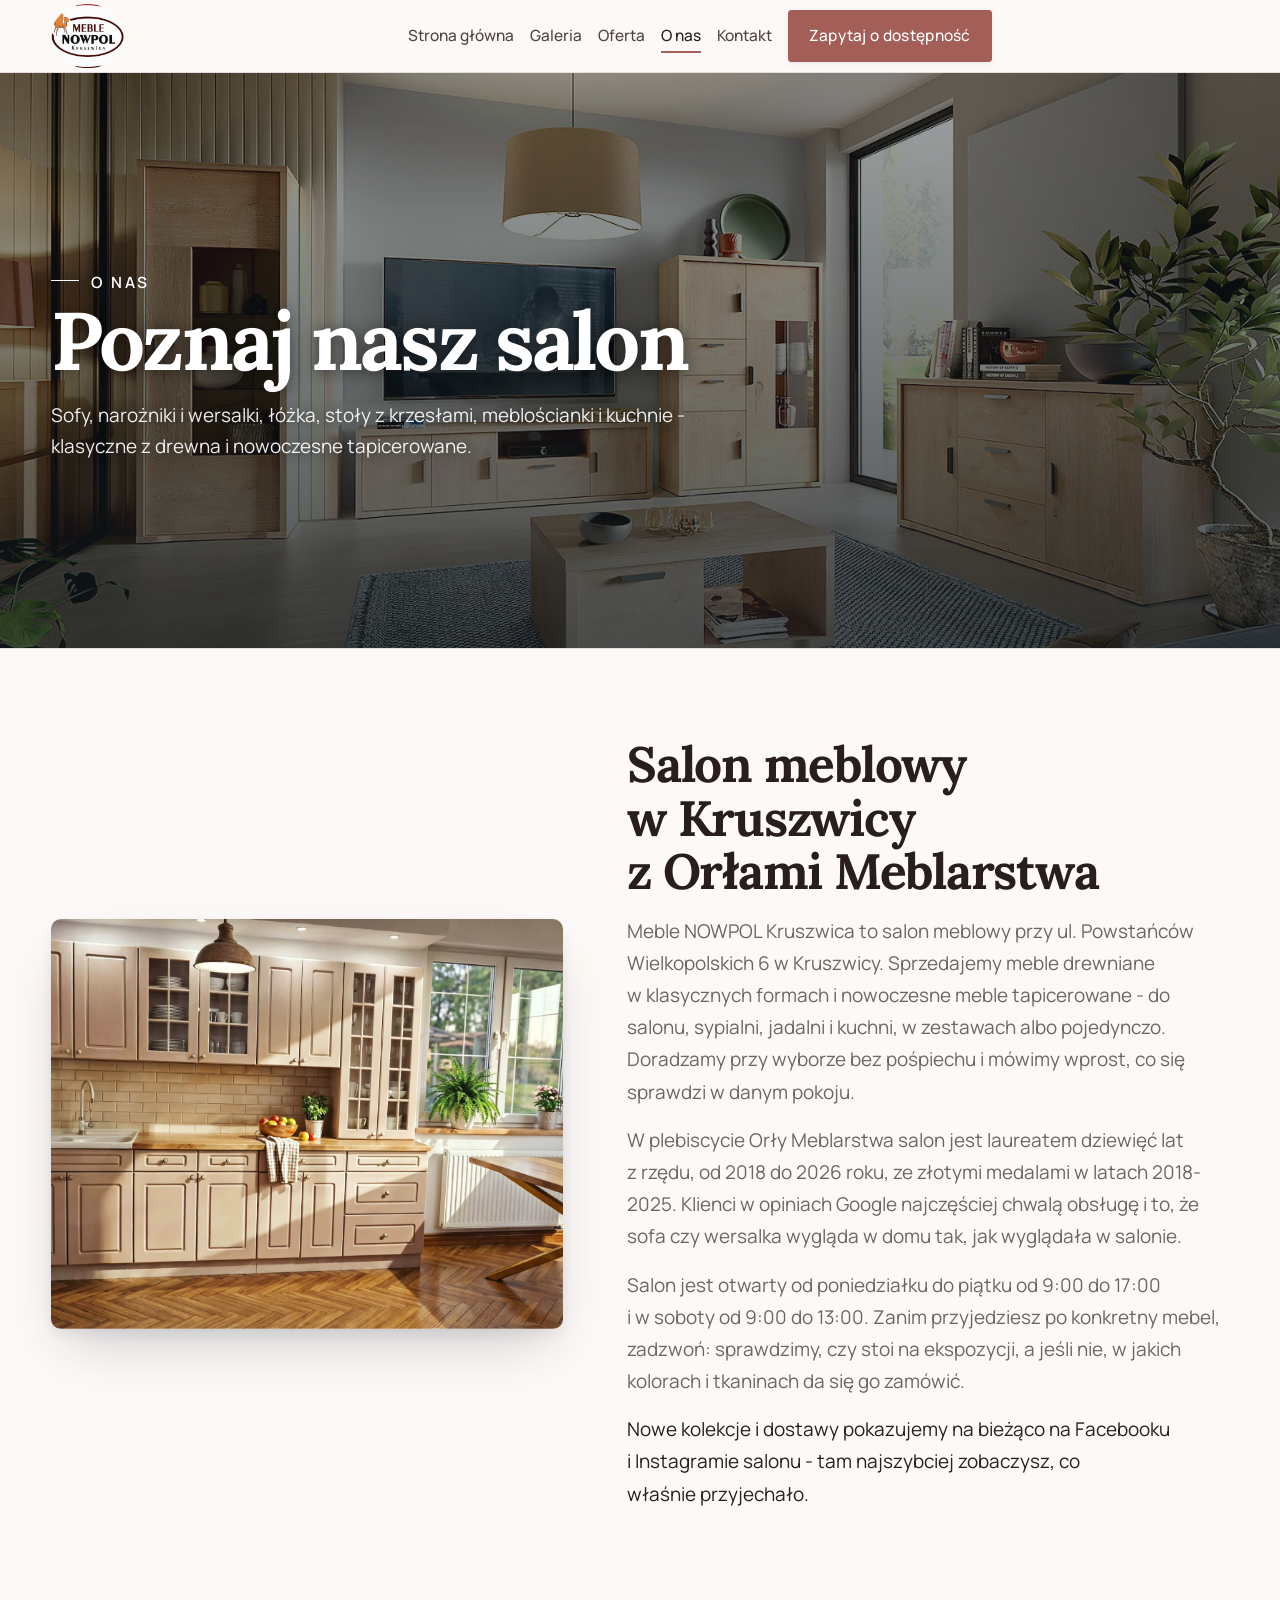
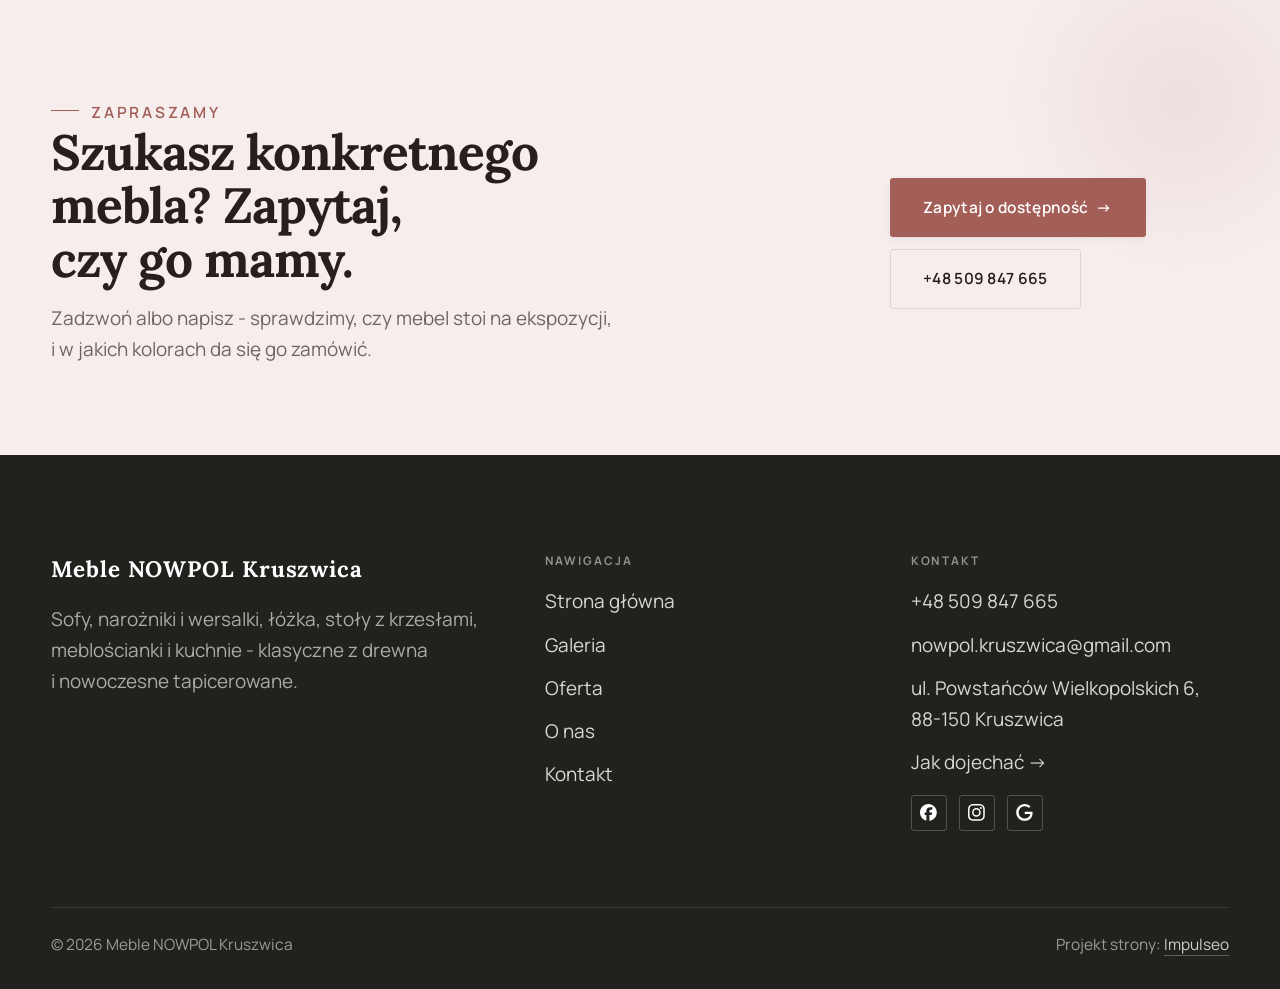
<file: o-nas.html>
<!DOCTYPE html>
<html lang="pl">
<head>
<meta charset="UTF-8">
<meta name="viewport" content="width=device-width, initial-scale=1.0">
<title>O nas - Meble NOWPOL Kruszwica</title>
<meta name="description" content="Meble NOWPOL Kruszwica - salon meblowy przy ul. Powstańców Wielkopolskich 6 w Kruszwicy. Sofy, narożniki i wersalki, sypialnie, stoły z krzesłami, meblościanki i kuchnie. Laureat Orłów Meblarstwa 2018-2026.">
<link rel="canonical" href="https://kris20032.github.io/meble-nowpol-kruszwica/o-nas.html">
<meta name="robots" content="noindex, nofollow">
<meta property="og:type" content="website">
<meta property="og:locale" content="pl_PL">
<meta property="og:site_name" content="Meble NOWPOL Kruszwica">
<meta property="og:title" content="O nas - Meble NOWPOL Kruszwica">
<meta property="og:description" content="Meble NOWPOL Kruszwica - salon meblowy przy ul. Powstańców Wielkopolskich 6 w Kruszwicy. Sofy, narożniki i wersalki, sypialnie, stoły z krzesłami, meblościanki i kuchnie. Laureat Orłów Meblarstwa 2018-2026.">
<meta property="og:url" content="https://kris20032.github.io/meble-nowpol-kruszwica/o-nas.html">
<meta property="og:image" content="https://kris20032.github.io/meble-nowpol-kruszwica/img/og.jpg">
<meta property="og:image:width" content="1200">
<meta property="og:image:height" content="630">
<meta name="twitter:card" content="summary_large_image">
<link rel="preconnect" href="https://fonts.googleapis.com">
<link rel="preconnect" href="https://fonts.gstatic.com" crossorigin>
<link href="https://fonts.googleapis.com/css2?family=Lora:wght@500;600;700&family=Manrope:wght@400;500;600&display=swap" rel="stylesheet">
<link rel="stylesheet" href="assets/styles.css?v=e7227dc7">
</head>
<body>

<header class="nav">
  <div class="wrap nav-inner">
    <a class="brand brand-has-logo" href="index.html"><img class="brand-logo" src="img/logo.png" alt="Meble NOWPOL Kruszwica" width="720" height="630" decoding="async"></a>
    <nav class="nav-links">
      <a href="index.html">Strona główna</a>
      <a href="realizacje.html">Galeria</a>
      <a href="oferta.html">Oferta</a>
      <a href="o-nas.html" class="active" aria-current="page">O nas</a>
      <a href="kontakt.html">Kontakt</a>
      <a href="kontakt.html" class="btn btn-accent">Zapytaj o&nbsp;dostępność</a>
    </nav>
    <button class="nav-toggle" aria-label="Menu"><span></span><span></span><span></span></button>
  </div>
</header>

<main>
<section class="pagehead">
  <img src="img/g2.jpg" alt="Meble NOWPOL Kruszwica - Poznaj nasz salon" width="1600" height="933" decoding="async">
  <div class="wrap">
    <span class="eyebrow">O nas</span>
    <h1>Poznaj nasz salon</h1>
    <p>Sofy, narożniki i wersalki, łóżka, stoły z krzesłami, meblościanki i kuchnie - klasyczne z drewna i nowoczesne tapicerowane.</p>
  </div>
</section>
<section>
  <div class="wrap split">
    <div class="split-art reveal"><img src="img/g1.jpg" alt="Meble NOWPOL Kruszwica" loading="lazy" width="1974" height="1144" decoding="async"></div>
    <div class="split-copy reveal">
      <h2>Salon meblowy w Kruszwicy z Orłami Meblarstwa</h2>
      <p class="muted">Meble NOWPOL Kruszwica to salon meblowy przy ul. Powstańców Wielkopolskich 6 w Kruszwicy. Sprzedajemy meble drewniane w klasycznych formach i nowoczesne meble tapicerowane - do salonu, sypialni, jadalni i kuchni, w zestawach albo pojedynczo. Doradzamy przy wyborze bez pośpiechu i mówimy wprost, co się sprawdzi w danym pokoju.</p>
      <p class="muted">W plebiscycie Orły Meblarstwa salon jest laureatem dziewięć lat z rzędu, od 2018 do 2026 roku, ze złotymi medalami w latach 2018-2025. Klienci w opiniach Google najczęściej chwalą obsługę i to, że sofa czy wersalka wygląda w domu tak, jak wyglądała w salonie.</p>
      <p class="muted">Salon jest otwarty od poniedziałku do piątku od 9:00 do 17:00 i w soboty od 9:00 do 13:00. Zanim przyjedziesz po konkretny mebel, zadzwoń: sprawdzimy, czy stoi na ekspozycji, a jeśli nie, w jakich kolorach i tkaninach da się go zamówić.</p>
<p>Nowe kolekcje i&nbsp;dostawy pokazujemy na bieżąco na Facebooku i&nbsp;Instagramie salonu - tam najszybciej zobaczysz, co właśnie przyjechało.</p>
    </div>
  </div>
</section>


<section class="cta">
  <div class="wrap">
    <div class="reveal">
      <span class="eyebrow">Zapraszamy</span>
      <h2>Szukasz konkretnego mebla? Zapytaj, czy go mamy.</h2>
      <p>Zadzwoń albo napisz - sprawdzimy, czy mebel stoi na ekspozycji, i w jakich kolorach da się go zamówić.</p>
    </div>
    <div class="cta-actions reveal">
      <a href="kontakt.html" class="btn btn-light">Zapytaj o&nbsp;dostępność <span class="arr">→</span></a>
      <a href="tel:+48509847665" class="btn btn-ghost btn-ghost-cta">+48 509 847 665</a>
    </div>
  </div>
</section>
</main>

<footer>
  <div class="wrap">
    <div class="foot-grid">
      <div class="foot-brand">
        <div class="name">Meble NOWPOL Kruszwica</div>
        <p>Sofy, narożniki i wersalki, łóżka, stoły z krzesłami, meblościanki i kuchnie - klasyczne z drewna i nowoczesne tapicerowane.</p>
      </div>
      <div class="foot-col">
        <h4>Nawigacja</h4>
        <a href="index.html">Strona główna</a>
        <a href="realizacje.html">Galeria</a>
        <a href="oferta.html">Oferta</a>
        <a href="o-nas.html">O nas</a>
        <a href="kontakt.html">Kontakt</a>
      </div>
      <div class="foot-col">
        <h4>Kontakt</h4>
        <a href="tel:+48509847665">+48 509 847 665</a>
        <a href="mailto:nowpol.kruszwica@gmail.com">nowpol.kruszwica@gmail.com</a>
        <p>ul. Powstańców Wielkopolskich 6, 88-150 Kruszwica</p>
        <a href="https://maps.google.com/?cid=7737722597291884900&g_mp=Cidnb29nbGUubWFwcy5wbGFjZXMudjEuUGxhY2VzLlNlYXJjaFRleHQQAhgEIAA" target="_blank" rel="noopener">Jak dojechać →</a>
      <div class="foot-soc">
        <a class="soc" href="https://www.facebook.com/nowpol.kruszwica" target="_blank" rel="noopener" aria-label="Facebook - Meble NOWPOL Kruszwica"><svg viewBox="0 0 24 24" aria-hidden="true" focusable="false"><path d="M9.101 23.691v-7.98H6.627v-3.667h2.474v-1.58c0-4.085 1.848-5.978 5.858-5.978.401 0 .955.042 1.468.103a8.68 8.68 0 0 1 1.141.195v3.325a8.623 8.623 0 0 0-.653-.036 26.805 26.805 0 0 0-.733-.009c-.707 0-1.259.096-1.675.309a1.686 1.686 0 0 0-.679.622c-.258.42-.374.995-.374 1.752v1.297h3.919l-.386 2.103-.287 1.564h-3.246v8.245C19.396 23.238 24 18.179 24 12.044c0-6.627-5.373-12-12-12s-12 5.373-12 12c0 5.628 3.874 10.35 9.101 11.647Z" fill="currentColor"/></svg></a>
        <a class="soc" href="https://www.instagram.com/meblekruszwica/" target="_blank" rel="noopener" aria-label="Instagram - Meble NOWPOL Kruszwica"><svg viewBox="0 0 24 24" aria-hidden="true" focusable="false"><path d="M7.0301.084c-1.2768.0602-2.1487.264-2.911.5634-.7888.3075-1.4575.72-2.1228 1.3877-.6652.6677-1.075 1.3368-1.3802 2.127-.2954.7638-.4956 1.6365-.552 2.914-.0564 1.2775-.0689 1.6882-.0626 4.947.0062 3.2586.0206 3.6671.0825 4.9473.061 1.2765.264 2.1482.5635 2.9107.308.7889.72 1.4573 1.388 2.1228.6679.6655 1.3365 1.0743 2.1285 1.38.7632.295 1.6361.4961 2.9134.552 1.2773.056 1.6884.069 4.9462.0627 3.2578-.0062 3.668-.0207 4.9478-.0814 1.28-.0607 2.147-.2652 2.9098-.5633.7889-.3086 1.4578-.72 2.1228-1.3881.665-.6682 1.0745-1.3378 1.3795-2.1284.2957-.7632.4966-1.636.552-2.9124.056-1.2809.0692-1.6898.063-4.948-.0063-3.2583-.021-3.6668-.0817-4.9465-.0607-1.2797-.264-2.1487-.5633-2.9117-.3084-.7889-.72-1.4568-1.3876-2.1228C21.2982 1.33 20.628.9208 19.8378.6165 19.074.321 18.2017.1197 16.9244.0645 15.6471.0093 15.236-.005 11.977.0014 8.718.0076 8.31.0215 7.0301.0839m.1402 21.6932c-1.17-.0509-1.8053-.2453-2.2287-.408-.5606-.216-.96-.4771-1.3819-.895-.422-.4178-.6811-.8186-.9-1.378-.1644-.4234-.3624-1.058-.4171-2.228-.0595-1.2645-.072-1.6442-.079-4.848-.007-3.2037.0053-3.583.0607-4.848.05-1.169.2456-1.805.408-2.2282.216-.5613.4762-.96.895-1.3816.4188-.4217.8184-.6814 1.3783-.9003.423-.1651 1.0575-.3614 2.227-.4171 1.2655-.06 1.6447-.072 4.848-.079 3.2033-.007 3.5835.005 4.8495.0608 1.169.0508 1.8053.2445 2.228.408.5608.216.96.4754 1.3816.895.4217.4194.6816.8176.9005 1.3787.1653.4217.3617 1.056.4169 2.2263.0602 1.2655.0739 1.645.0796 4.848.0058 3.203-.0055 3.5834-.061 4.848-.051 1.17-.245 1.8055-.408 2.2294-.216.5604-.4763.96-.8954 1.3814-.419.4215-.8181.6811-1.3783.9-.4224.1649-1.0577.3617-2.2262.4174-1.2656.0595-1.6448.072-4.8493.079-3.2045.007-3.5825-.006-4.848-.0608M16.953 5.5864A1.44 1.44 0 1 0 18.39 4.144a1.44 1.44 0 0 0-1.437 1.4424M5.8385 12.012c.0067 3.4032 2.7706 6.1557 6.173 6.1493 3.4026-.0065 6.157-2.7701 6.1506-6.1733-.0065-3.4032-2.771-6.1565-6.174-6.1498-3.403.0067-6.156 2.771-6.1496 6.1738M8 12.0077a4 4 0 1 1 4.008 3.9921A3.9996 3.9996 0 0 1 8 12.0077" fill="currentColor"/></svg></a>
        <a class="soc" href="https://maps.google.com/?cid=7737722597291884900&g_mp=Cidnb29nbGUubWFwcy5wbGFjZXMudjEuUGxhY2VzLlNlYXJjaFRleHQQAhgEIAA" target="_blank" rel="noopener" aria-label="Google - Meble NOWPOL Kruszwica"><svg viewBox="0 0 24 24" aria-hidden="true" focusable="false"><path d="M12.48 10.92v3.28h7.84c-.24 1.84-.853 3.187-1.787 4.133-1.147 1.147-2.933 2.4-6.053 2.4-4.827 0-8.6-3.893-8.6-8.72s3.773-8.72 8.6-8.72c2.6 0 4.507 1.027 5.907 2.347l2.307-2.307C18.747 1.44 16.133 0 12.48 0 5.867 0 .307 5.387.307 12s5.56 12 12.173 12c3.573 0 6.267-1.173 8.373-3.36 2.16-2.16 2.84-5.213 2.84-7.667 0-.76-.053-1.467-.173-2.053H12.48z" fill="currentColor"/></svg></a>
      </div>
      </div>
    </div>
    <div class="foot-bot">
      <span>© 2026 Meble NOWPOL Kruszwica</span>
      <span>Projekt strony: <a class="foot-credit" href="https://impulseo.pl" target="_blank" rel="noopener">Impulseo</a></span>
    </div>
  </div>
</footer>
<div class="sticky-reserve"><a class="sr-book" href="kontakt.html">Zapytaj o&nbsp;dostępność</a><a class="sr-call" href="tel:+48509847665" aria-label="Zadzwoń"><svg class="ico-tel" width="16" height="16" viewBox="0 0 24 24" fill="none" aria-hidden="true"><path d="M6.6 10.8a15.5 15.5 0 0 0 6.6 6.6l2.2-2.2a1 1 0 0 1 1-.24 11.4 11.4 0 0 0 3.6.58 1 1 0 0 1 1 1V20a1 1 0 0 1-1 1A17 17 0 0 1 3 4a1 1 0 0 1 1-1h3.5a1 1 0 0 1 1 1c0 1.25.2 2.46.58 3.6a1 1 0 0 1-.25 1l-2.23 2.2Z" fill="currentColor"/></svg></a></div>
<div class="demo-wazne" data-do="2026-09-20" data-cykl="3" hidden><svg class="dw-ico" width="13" height="13" viewBox="0 0 24 24" fill="none" aria-hidden="true"><circle cx="12" cy="12" r="8.6" stroke="currentColor" stroke-width="1.8"/><path d="M12 7.2V12l3.3 2" stroke="currentColor" stroke-width="1.8" stroke-linecap="round"/></svg><span class="dw-txt"></span></div>

<script src="assets/main.js"></script>
</body>
</html>
</file>
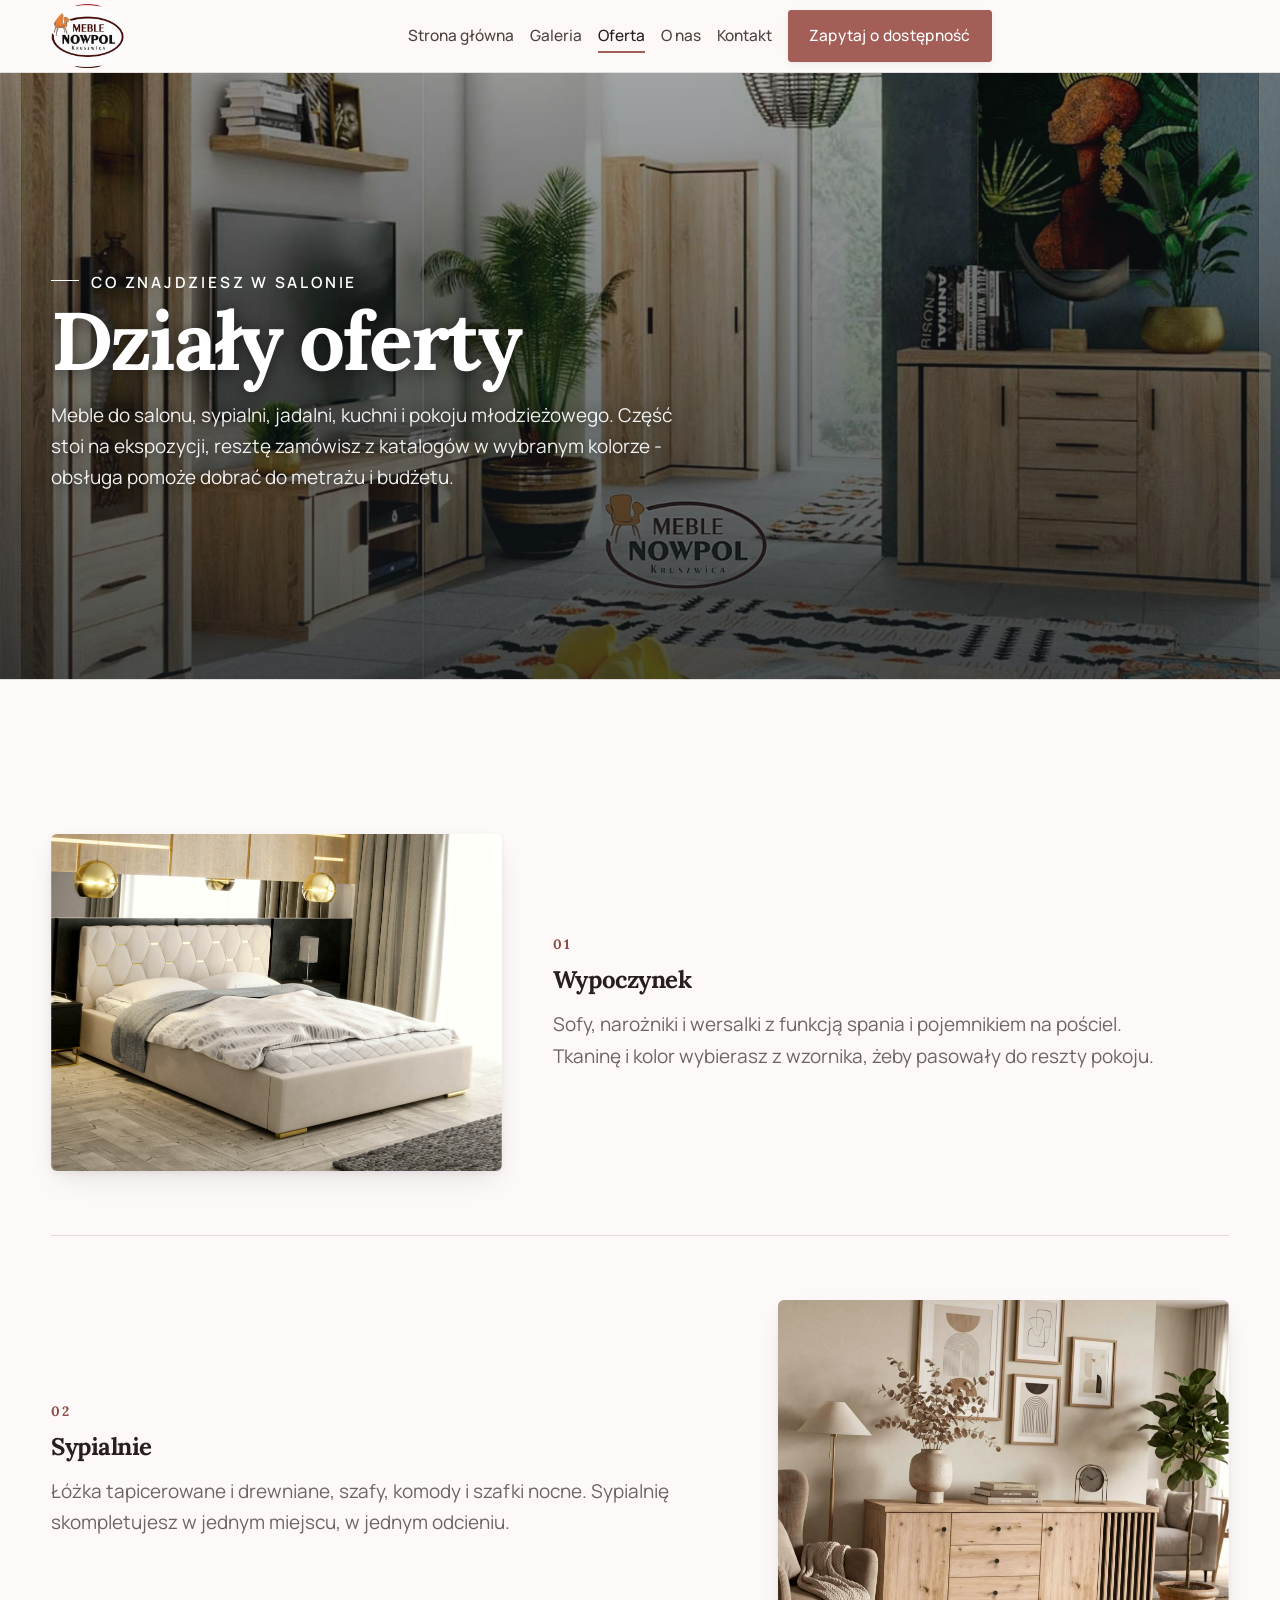
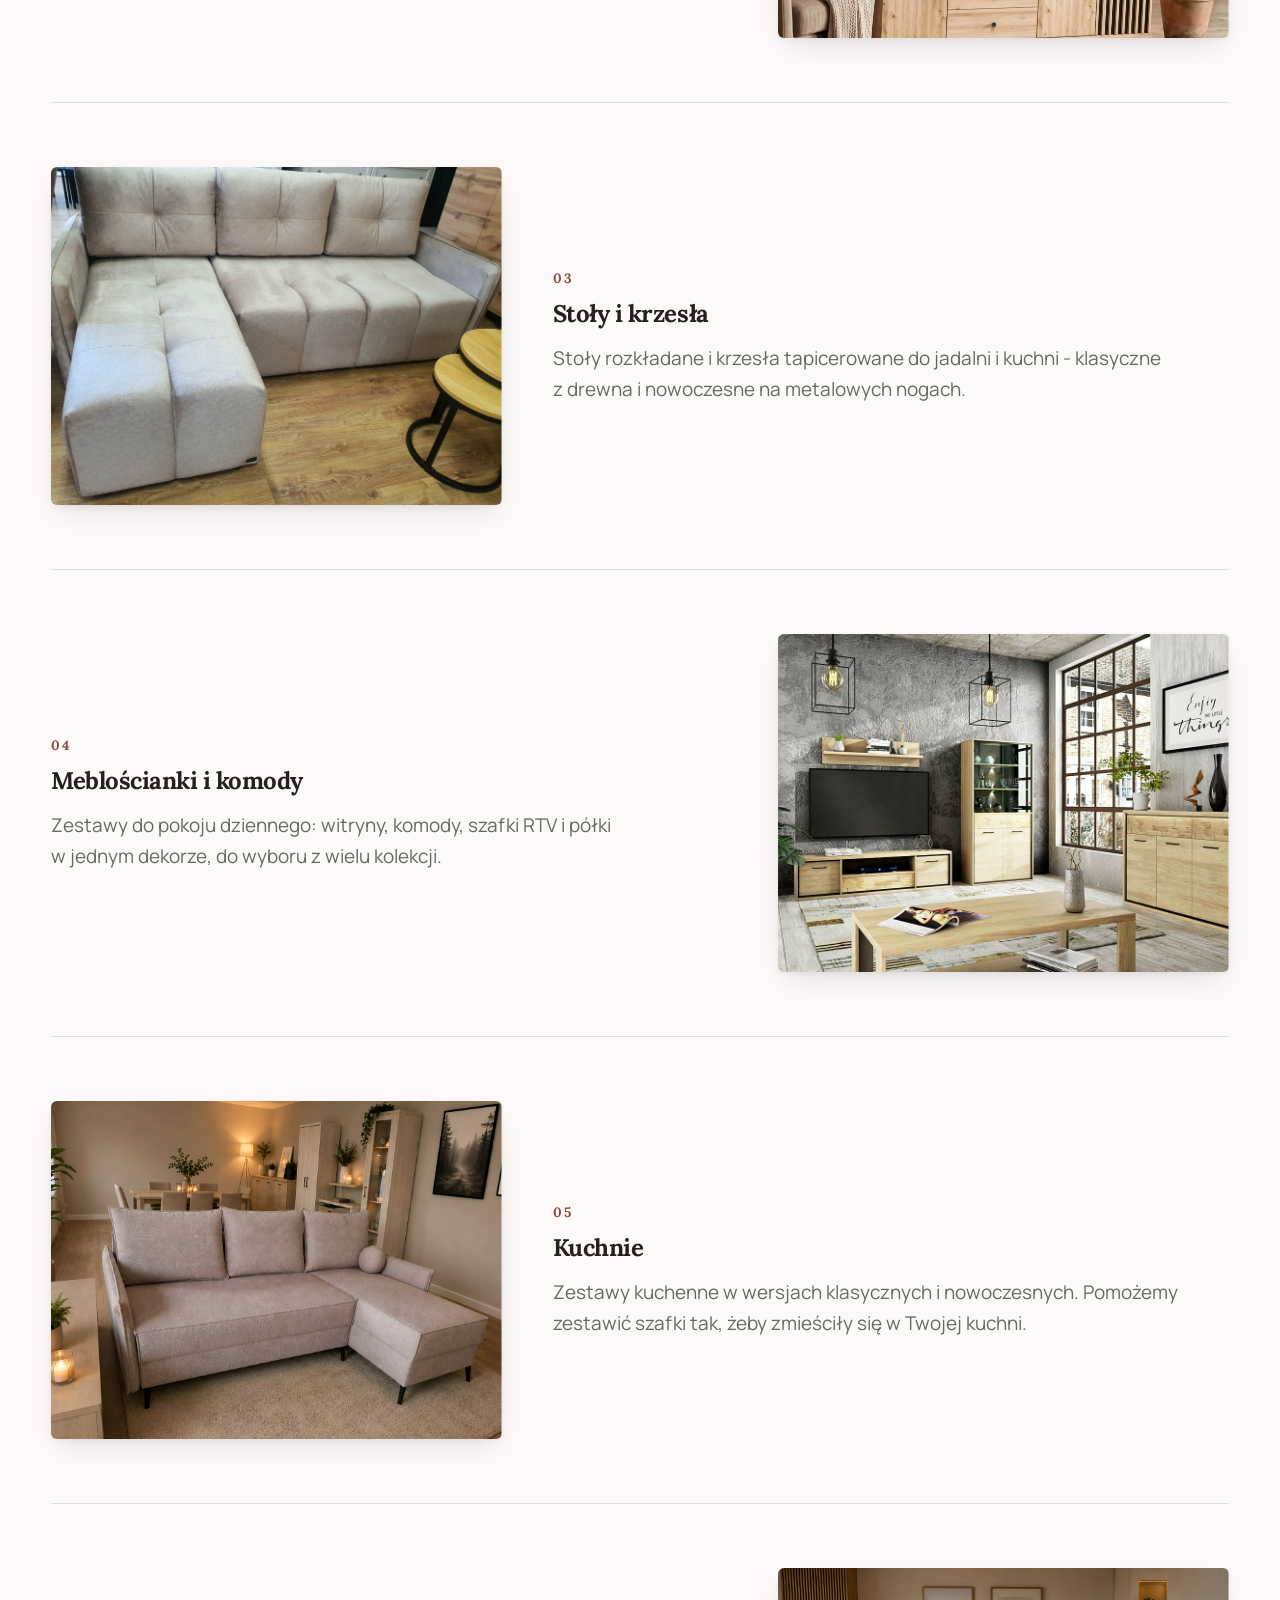
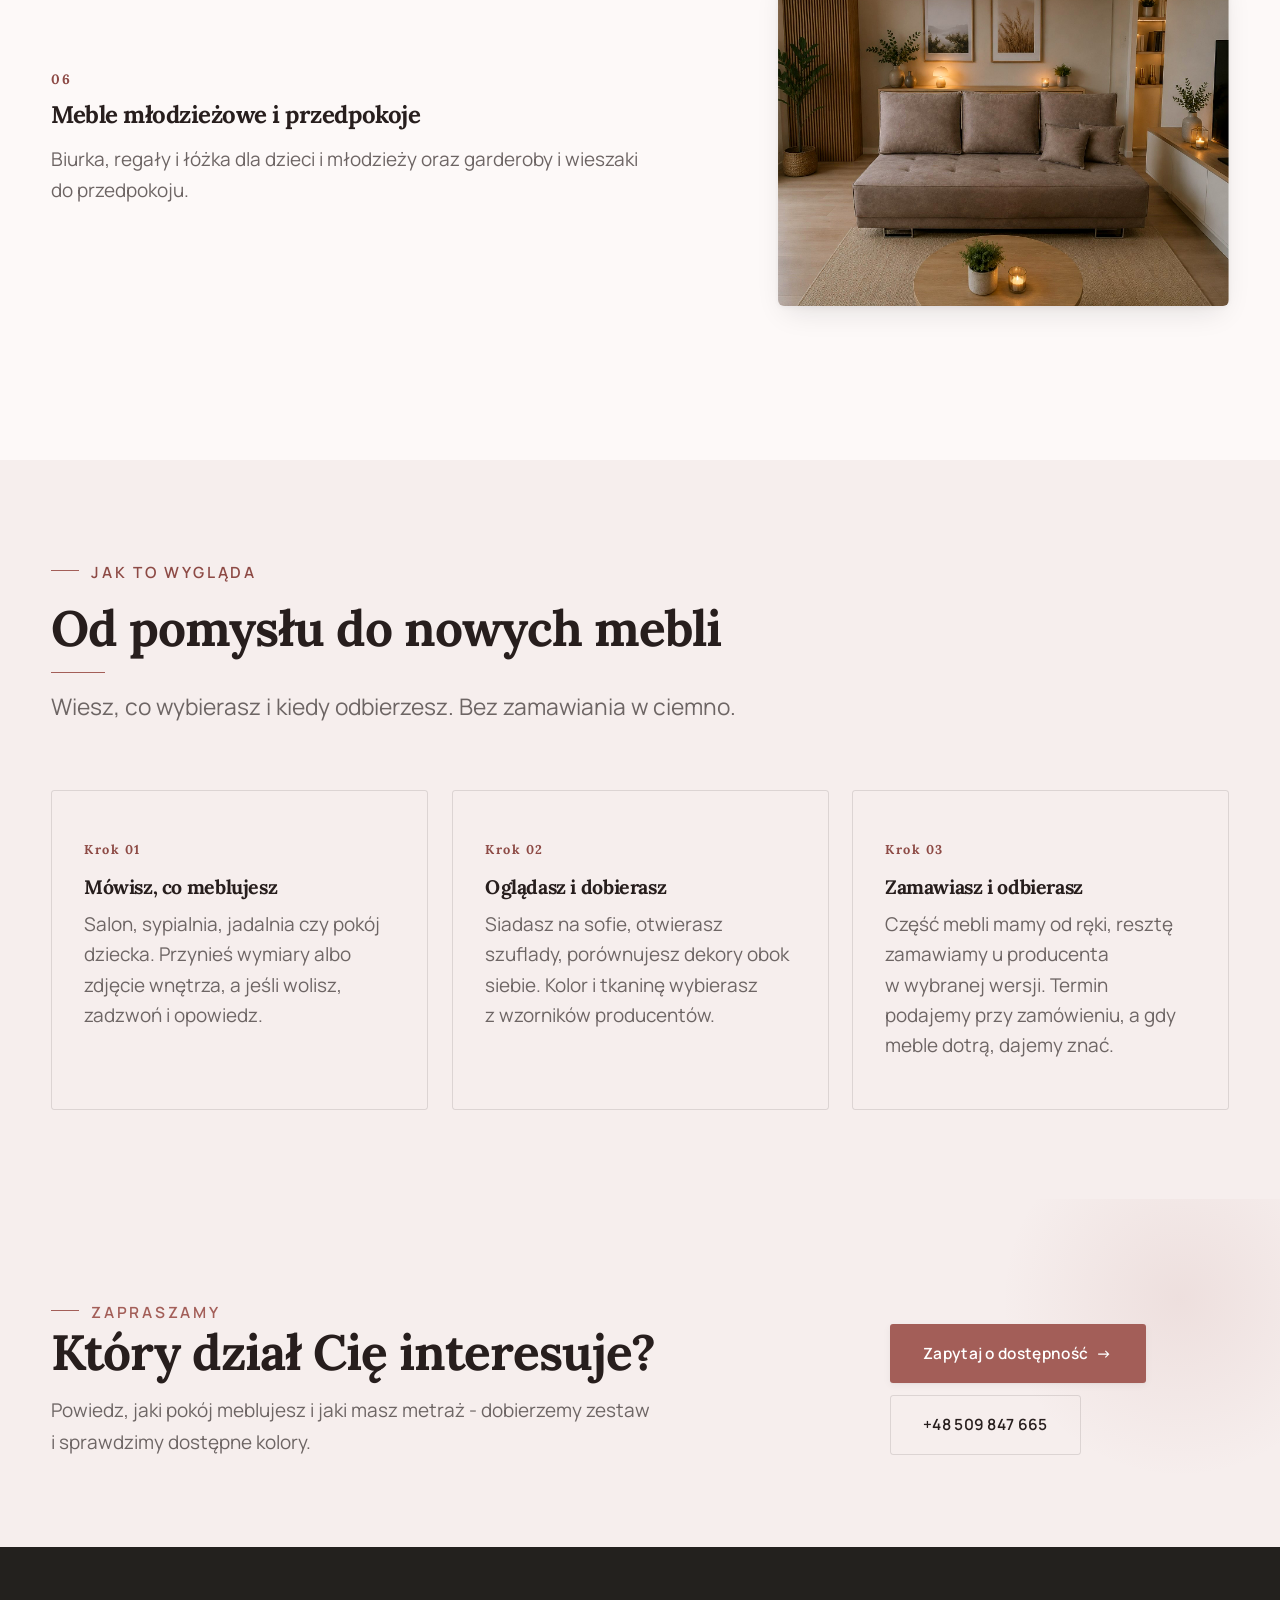
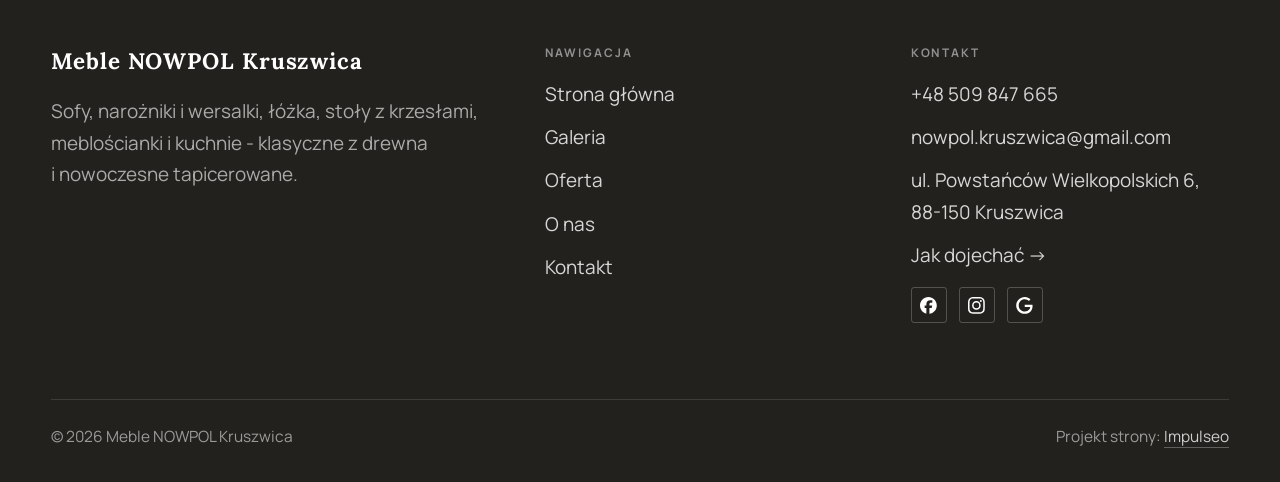
<file: oferta.html>
<!DOCTYPE html>
<html lang="pl">
<head>
<meta charset="UTF-8">
<meta name="viewport" content="width=device-width, initial-scale=1.0">
<title>Oferta - Meble NOWPOL Kruszwica</title>
<meta name="description" content="Meble NOWPOL Kruszwica - salon meblowy przy ul. Powstańców Wielkopolskich 6 w Kruszwicy. Sofy, narożniki i wersalki, sypialnie, stoły z krzesłami, meblościanki i kuchnie. Laureat Orłów Meblarstwa 2018-2026.">
<link rel="canonical" href="https://kris20032.github.io/meble-nowpol-kruszwica/oferta.html">
<meta name="robots" content="noindex, nofollow">
<meta property="og:type" content="website">
<meta property="og:locale" content="pl_PL">
<meta property="og:site_name" content="Meble NOWPOL Kruszwica">
<meta property="og:title" content="Oferta - Meble NOWPOL Kruszwica">
<meta property="og:description" content="Meble NOWPOL Kruszwica - salon meblowy przy ul. Powstańców Wielkopolskich 6 w Kruszwicy. Sofy, narożniki i wersalki, sypialnie, stoły z krzesłami, meblościanki i kuchnie. Laureat Orłów Meblarstwa 2018-2026.">
<meta property="og:url" content="https://kris20032.github.io/meble-nowpol-kruszwica/oferta.html">
<meta property="og:image" content="https://kris20032.github.io/meble-nowpol-kruszwica/img/og.jpg">
<meta property="og:image:width" content="1200">
<meta property="og:image:height" content="630">
<meta name="twitter:card" content="summary_large_image">
<link rel="preconnect" href="https://fonts.googleapis.com">
<link rel="preconnect" href="https://fonts.gstatic.com" crossorigin>
<link href="https://fonts.googleapis.com/css2?family=Lora:wght@500;600;700&family=Manrope:wght@400;500;600&display=swap" rel="stylesheet">
<link rel="stylesheet" href="assets/styles.css?v=e7227dc7">
</head>
<body>

<header class="nav">
  <div class="wrap nav-inner">
    <a class="brand brand-has-logo" href="index.html"><img class="brand-logo" src="img/logo.png" alt="Meble NOWPOL Kruszwica" width="720" height="630" decoding="async"></a>
    <nav class="nav-links">
      <a href="index.html">Strona główna</a>
      <a href="realizacje.html">Galeria</a>
      <a href="oferta.html" class="active" aria-current="page">Oferta</a>
      <a href="o-nas.html">O nas</a>
      <a href="kontakt.html">Kontakt</a>
      <a href="kontakt.html" class="btn btn-accent">Zapytaj o&nbsp;dostępność</a>
    </nav>
    <button class="nav-toggle" aria-label="Menu"><span></span><span></span><span></span></button>
  </div>
</header>

<main>
<section class="pagehead">
  <img src="img/about.jpg" alt="Meble NOWPOL Kruszwica - Działy oferty" width="1600" height="1057" decoding="async">
  <div class="wrap">
    <span class="eyebrow">Co znajdziesz w salonie</span>
    <h1>Działy oferty</h1>
    <p>Meble do salonu, sypialni, jadalni, kuchni i pokoju młodzieżowego. Część stoi na ekspozycji, resztę zamówisz z katalogów w wybranym kolorze - obsługa pomoże dobrać do metrażu i budżetu.</p>
  </div>
</section>
<section>
  <div class="wrap">
    <div class="svc-row reveal">
      <div class="svc-row-art"><img src="img/g11.jpg" alt="Wypoczynek" loading="lazy" width="1872" height="1348" decoding="async"></div>
      <div>
        <span class="num">01</span>
        <h3>Wypoczynek</h3>
        <p class="muted">Sofy, narożniki i wersalki z funkcją spania i pojemnikiem na pościel. Tkaninę i kolor wybierasz z wzornika, żeby pasowały do reszty pokoju.</p>
      </div>
    </div>
    <div class="svc-row rev reveal">
      <div class="svc-row-art"><img src="img/g12.jpg" alt="Sypialnie" loading="lazy" width="1800" height="1800" decoding="async"></div>
      <div>
        <span class="num">02</span>
        <h3>Sypialnie</h3>
        <p class="muted">Łóżka tapicerowane i drewniane, szafy, komody i szafki nocne. Sypialnię skompletujesz w jednym miejscu, w jednym odcieniu.</p>
      </div>
    </div>
    <div class="svc-row reveal">
      <div class="svc-row-art"><img src="img/g13.jpg" alt="Stoły i krzesła" loading="lazy" width="1920" height="1402" decoding="async"></div>
      <div>
        <span class="num">03</span>
        <h3>Stoły i krzesła</h3>
        <p class="muted">Stoły rozkładane i krzesła tapicerowane do jadalni i kuchni - klasyczne z drewna i nowoczesne na metalowych nogach.</p>
      </div>
    </div>
    <div class="svc-row rev reveal">
      <div class="svc-row-art"><img src="img/g14.jpg" alt="Meblościanki i komody" loading="lazy" width="1200" height="700" decoding="async"></div>
      <div>
        <span class="num">04</span>
        <h3>Meblościanki i komody</h3>
        <p class="muted">Zestawy do pokoju dziennego: witryny, komody, szafki RTV i półki w jednym dekorze, do wyboru z wielu kolekcji.</p>
      </div>
    </div>
    <div class="svc-row reveal">
      <div class="svc-row-art"><img src="img/g15.jpg" alt="Kuchnie" loading="lazy" width="1360" height="982" decoding="async"></div>
      <div>
        <span class="num">05</span>
        <h3>Kuchnie</h3>
        <p class="muted">Zestawy kuchenne w wersjach klasycznych i nowoczesnych. Pomożemy zestawić szafki tak, żeby zmieściły się w Twojej kuchni.</p>
      </div>
    </div>
    <div class="svc-row rev reveal">
      <div class="svc-row-art"><img src="img/g16.jpg" alt="Meble młodzieżowe i przedpokoje" loading="lazy" width="1536" height="1152" decoding="async"></div>
      <div>
        <span class="num">06</span>
        <h3>Meble młodzieżowe i przedpokoje</h3>
        <p class="muted">Biurka, regały i łóżka dla dzieci i młodzieży oraz garderoby i wieszaki do przedpokoju.</p>
      </div>
    </div>
  </div>
</section>
<section class="trust">
  <div class="wrap">
    <div class="head reveal">
      <span class="eyebrow">Jak to wygląda</span>
      <h2>Od pomysłu do nowych mebli</h2>
      <p>Wiesz, co wybierasz i&nbsp;kiedy odbierzesz. Bez zamawiania w&nbsp;ciemno.</p>
    </div>
    <div class="svc-grid">
      <div class="svc reveal"><div class="ic">Krok 01</div><h3>Mówisz, co meblujesz</h3><p>Salon, sypialnia, jadalnia czy pokój dziecka. Przynieś wymiary albo zdjęcie wnętrza, a&nbsp;jeśli wolisz, zadzwoń i&nbsp;opowiedz.</p></div>
      <div class="svc reveal"><div class="ic">Krok 02</div><h3>Oglądasz i&nbsp;dobierasz</h3><p>Siadasz na sofie, otwierasz szuflady, porównujesz dekory obok siebie. Kolor i&nbsp;tkaninę wybierasz z&nbsp;wzorników producentów.</p></div>
      <div class="svc reveal"><div class="ic">Krok 03</div><h3>Zamawiasz i&nbsp;odbierasz</h3><p>Część mebli mamy od ręki, resztę zamawiamy u&nbsp;producenta w&nbsp;wybranej wersji. Termin podajemy przy zamówieniu, a&nbsp;gdy meble dotrą, dajemy znać.</p></div>
    </div>
  </div>
</section>
<section class="cta">
  <div class="wrap">
    <div class="reveal">
      <span class="eyebrow">Zapraszamy</span>
      <h2>Który dział Cię interesuje?</h2>
      <p>Powiedz, jaki pokój meblujesz i jaki masz metraż - dobierzemy zestaw i sprawdzimy dostępne kolory.</p>
    </div>
    <div class="cta-actions reveal">
      <a href="kontakt.html" class="btn btn-light">Zapytaj o&nbsp;dostępność <span class="arr">→</span></a>
      <a href="tel:+48509847665" class="btn btn-ghost btn-ghost-cta">+48 509 847 665</a>
    </div>
  </div>
</section>
</main>

<footer>
  <div class="wrap">
    <div class="foot-grid">
      <div class="foot-brand">
        <div class="name">Meble NOWPOL Kruszwica</div>
        <p>Sofy, narożniki i wersalki, łóżka, stoły z krzesłami, meblościanki i kuchnie - klasyczne z drewna i nowoczesne tapicerowane.</p>
      </div>
      <div class="foot-col">
        <h4>Nawigacja</h4>
        <a href="index.html">Strona główna</a>
        <a href="realizacje.html">Galeria</a>
        <a href="oferta.html">Oferta</a>
        <a href="o-nas.html">O nas</a>
        <a href="kontakt.html">Kontakt</a>
      </div>
      <div class="foot-col">
        <h4>Kontakt</h4>
        <a href="tel:+48509847665">+48 509 847 665</a>
        <a href="mailto:nowpol.kruszwica@gmail.com">nowpol.kruszwica@gmail.com</a>
        <p>ul. Powstańców Wielkopolskich 6, 88-150 Kruszwica</p>
        <a href="https://maps.google.com/?cid=7737722597291884900&g_mp=Cidnb29nbGUubWFwcy5wbGFjZXMudjEuUGxhY2VzLlNlYXJjaFRleHQQAhgEIAA" target="_blank" rel="noopener">Jak dojechać →</a>
      <div class="foot-soc">
        <a class="soc" href="https://www.facebook.com/nowpol.kruszwica" target="_blank" rel="noopener" aria-label="Facebook - Meble NOWPOL Kruszwica"><svg viewBox="0 0 24 24" aria-hidden="true" focusable="false"><path d="M9.101 23.691v-7.98H6.627v-3.667h2.474v-1.58c0-4.085 1.848-5.978 5.858-5.978.401 0 .955.042 1.468.103a8.68 8.68 0 0 1 1.141.195v3.325a8.623 8.623 0 0 0-.653-.036 26.805 26.805 0 0 0-.733-.009c-.707 0-1.259.096-1.675.309a1.686 1.686 0 0 0-.679.622c-.258.42-.374.995-.374 1.752v1.297h3.919l-.386 2.103-.287 1.564h-3.246v8.245C19.396 23.238 24 18.179 24 12.044c0-6.627-5.373-12-12-12s-12 5.373-12 12c0 5.628 3.874 10.35 9.101 11.647Z" fill="currentColor"/></svg></a>
        <a class="soc" href="https://www.instagram.com/meblekruszwica/" target="_blank" rel="noopener" aria-label="Instagram - Meble NOWPOL Kruszwica"><svg viewBox="0 0 24 24" aria-hidden="true" focusable="false"><path d="M7.0301.084c-1.2768.0602-2.1487.264-2.911.5634-.7888.3075-1.4575.72-2.1228 1.3877-.6652.6677-1.075 1.3368-1.3802 2.127-.2954.7638-.4956 1.6365-.552 2.914-.0564 1.2775-.0689 1.6882-.0626 4.947.0062 3.2586.0206 3.6671.0825 4.9473.061 1.2765.264 2.1482.5635 2.9107.308.7889.72 1.4573 1.388 2.1228.6679.6655 1.3365 1.0743 2.1285 1.38.7632.295 1.6361.4961 2.9134.552 1.2773.056 1.6884.069 4.9462.0627 3.2578-.0062 3.668-.0207 4.9478-.0814 1.28-.0607 2.147-.2652 2.9098-.5633.7889-.3086 1.4578-.72 2.1228-1.3881.665-.6682 1.0745-1.3378 1.3795-2.1284.2957-.7632.4966-1.636.552-2.9124.056-1.2809.0692-1.6898.063-4.948-.0063-3.2583-.021-3.6668-.0817-4.9465-.0607-1.2797-.264-2.1487-.5633-2.9117-.3084-.7889-.72-1.4568-1.3876-2.1228C21.2982 1.33 20.628.9208 19.8378.6165 19.074.321 18.2017.1197 16.9244.0645 15.6471.0093 15.236-.005 11.977.0014 8.718.0076 8.31.0215 7.0301.0839m.1402 21.6932c-1.17-.0509-1.8053-.2453-2.2287-.408-.5606-.216-.96-.4771-1.3819-.895-.422-.4178-.6811-.8186-.9-1.378-.1644-.4234-.3624-1.058-.4171-2.228-.0595-1.2645-.072-1.6442-.079-4.848-.007-3.2037.0053-3.583.0607-4.848.05-1.169.2456-1.805.408-2.2282.216-.5613.4762-.96.895-1.3816.4188-.4217.8184-.6814 1.3783-.9003.423-.1651 1.0575-.3614 2.227-.4171 1.2655-.06 1.6447-.072 4.848-.079 3.2033-.007 3.5835.005 4.8495.0608 1.169.0508 1.8053.2445 2.228.408.5608.216.96.4754 1.3816.895.4217.4194.6816.8176.9005 1.3787.1653.4217.3617 1.056.4169 2.2263.0602 1.2655.0739 1.645.0796 4.848.0058 3.203-.0055 3.5834-.061 4.848-.051 1.17-.245 1.8055-.408 2.2294-.216.5604-.4763.96-.8954 1.3814-.419.4215-.8181.6811-1.3783.9-.4224.1649-1.0577.3617-2.2262.4174-1.2656.0595-1.6448.072-4.8493.079-3.2045.007-3.5825-.006-4.848-.0608M16.953 5.5864A1.44 1.44 0 1 0 18.39 4.144a1.44 1.44 0 0 0-1.437 1.4424M5.8385 12.012c.0067 3.4032 2.7706 6.1557 6.173 6.1493 3.4026-.0065 6.157-2.7701 6.1506-6.1733-.0065-3.4032-2.771-6.1565-6.174-6.1498-3.403.0067-6.156 2.771-6.1496 6.1738M8 12.0077a4 4 0 1 1 4.008 3.9921A3.9996 3.9996 0 0 1 8 12.0077" fill="currentColor"/></svg></a>
        <a class="soc" href="https://maps.google.com/?cid=7737722597291884900&g_mp=Cidnb29nbGUubWFwcy5wbGFjZXMudjEuUGxhY2VzLlNlYXJjaFRleHQQAhgEIAA" target="_blank" rel="noopener" aria-label="Google - Meble NOWPOL Kruszwica"><svg viewBox="0 0 24 24" aria-hidden="true" focusable="false"><path d="M12.48 10.92v3.28h7.84c-.24 1.84-.853 3.187-1.787 4.133-1.147 1.147-2.933 2.4-6.053 2.4-4.827 0-8.6-3.893-8.6-8.72s3.773-8.72 8.6-8.72c2.6 0 4.507 1.027 5.907 2.347l2.307-2.307C18.747 1.44 16.133 0 12.48 0 5.867 0 .307 5.387.307 12s5.56 12 12.173 12c3.573 0 6.267-1.173 8.373-3.36 2.16-2.16 2.84-5.213 2.84-7.667 0-.76-.053-1.467-.173-2.053H12.48z" fill="currentColor"/></svg></a>
      </div>
      </div>
    </div>
    <div class="foot-bot">
      <span>© 2026 Meble NOWPOL Kruszwica</span>
      <span>Projekt strony: <a class="foot-credit" href="https://impulseo.pl" target="_blank" rel="noopener">Impulseo</a></span>
    </div>
  </div>
</footer>
<div class="sticky-reserve"><a class="sr-book" href="kontakt.html">Zapytaj o&nbsp;dostępność</a><a class="sr-call" href="tel:+48509847665" aria-label="Zadzwoń"><svg class="ico-tel" width="16" height="16" viewBox="0 0 24 24" fill="none" aria-hidden="true"><path d="M6.6 10.8a15.5 15.5 0 0 0 6.6 6.6l2.2-2.2a1 1 0 0 1 1-.24 11.4 11.4 0 0 0 3.6.58 1 1 0 0 1 1 1V20a1 1 0 0 1-1 1A17 17 0 0 1 3 4a1 1 0 0 1 1-1h3.5a1 1 0 0 1 1 1c0 1.25.2 2.46.58 3.6a1 1 0 0 1-.25 1l-2.23 2.2Z" fill="currentColor"/></svg></a></div>
<div class="demo-wazne" data-do="2026-09-20" data-cykl="3" hidden><svg class="dw-ico" width="13" height="13" viewBox="0 0 24 24" fill="none" aria-hidden="true"><circle cx="12" cy="12" r="8.6" stroke="currentColor" stroke-width="1.8"/><path d="M12 7.2V12l3.3 2" stroke="currentColor" stroke-width="1.8" stroke-linecap="round"/></svg><span class="dw-txt"></span></div>

<script src="assets/main.js"></script>
</body>
</html>
</file>
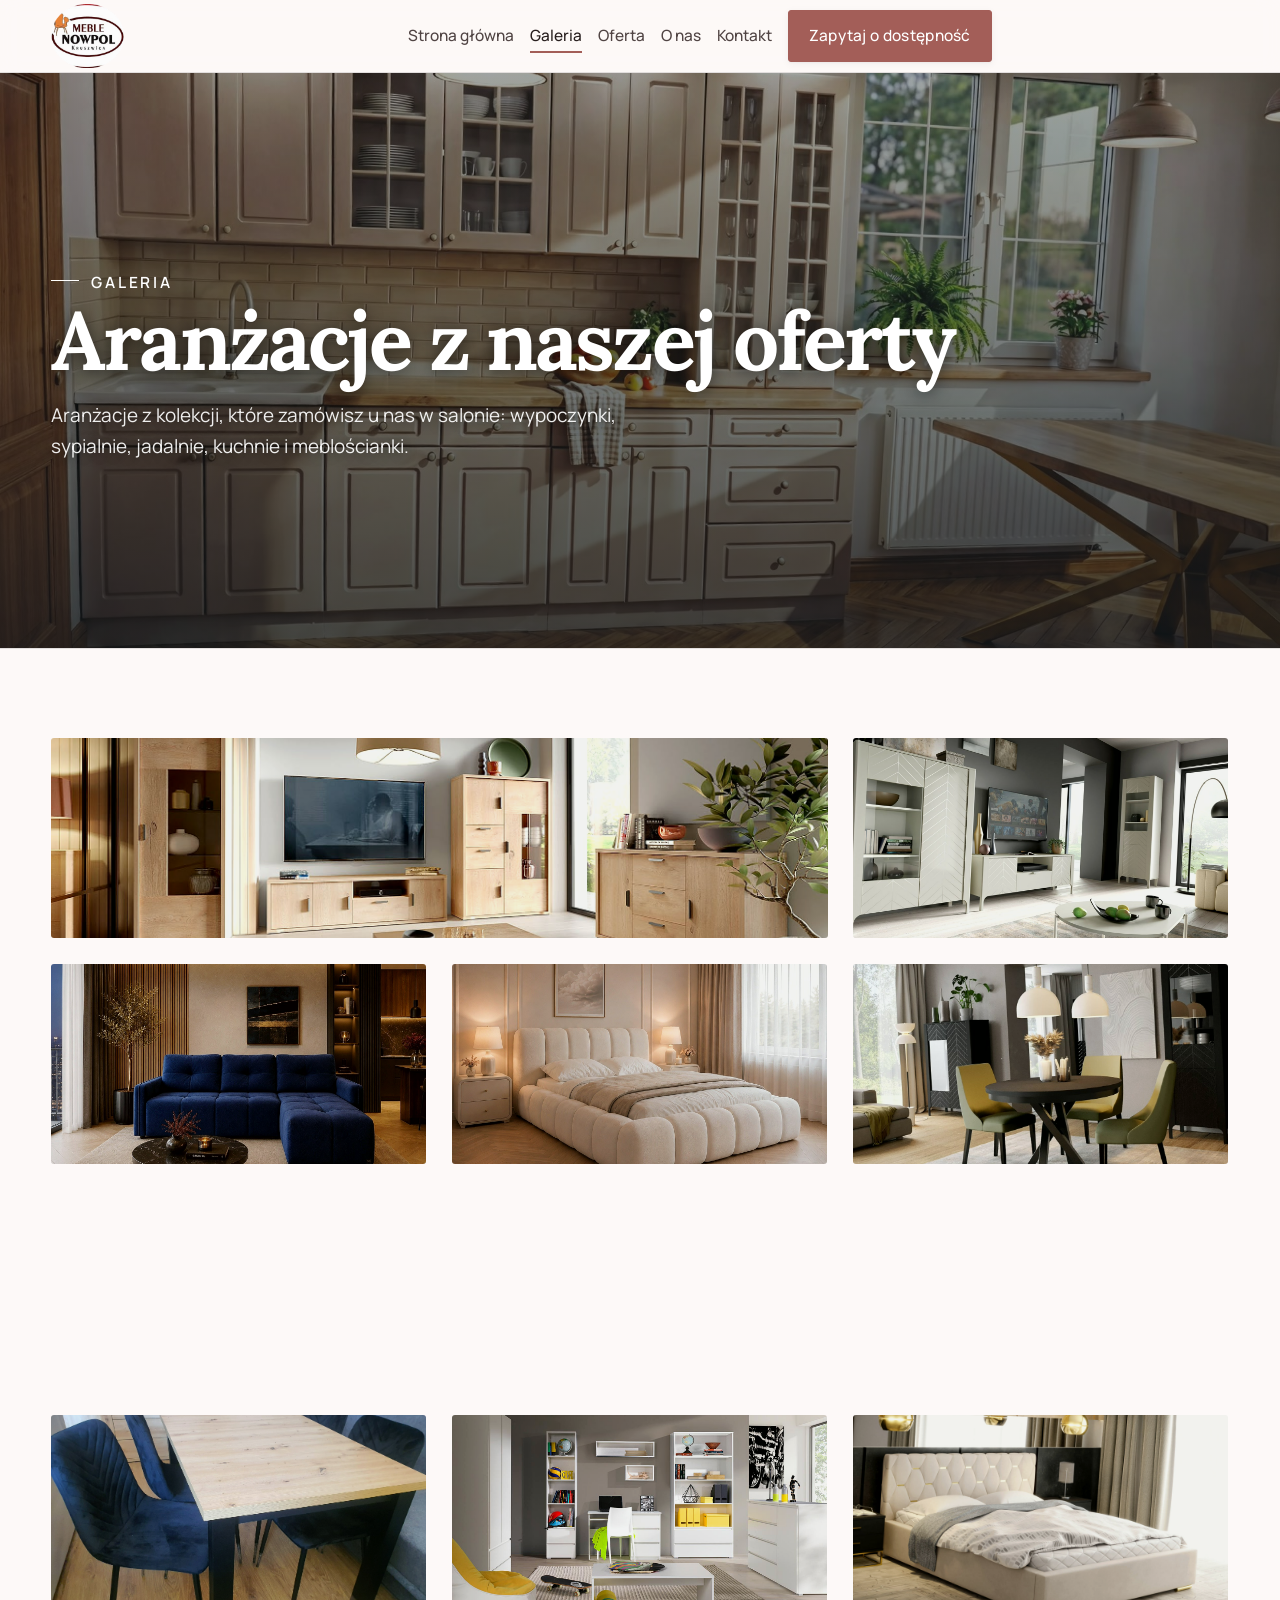
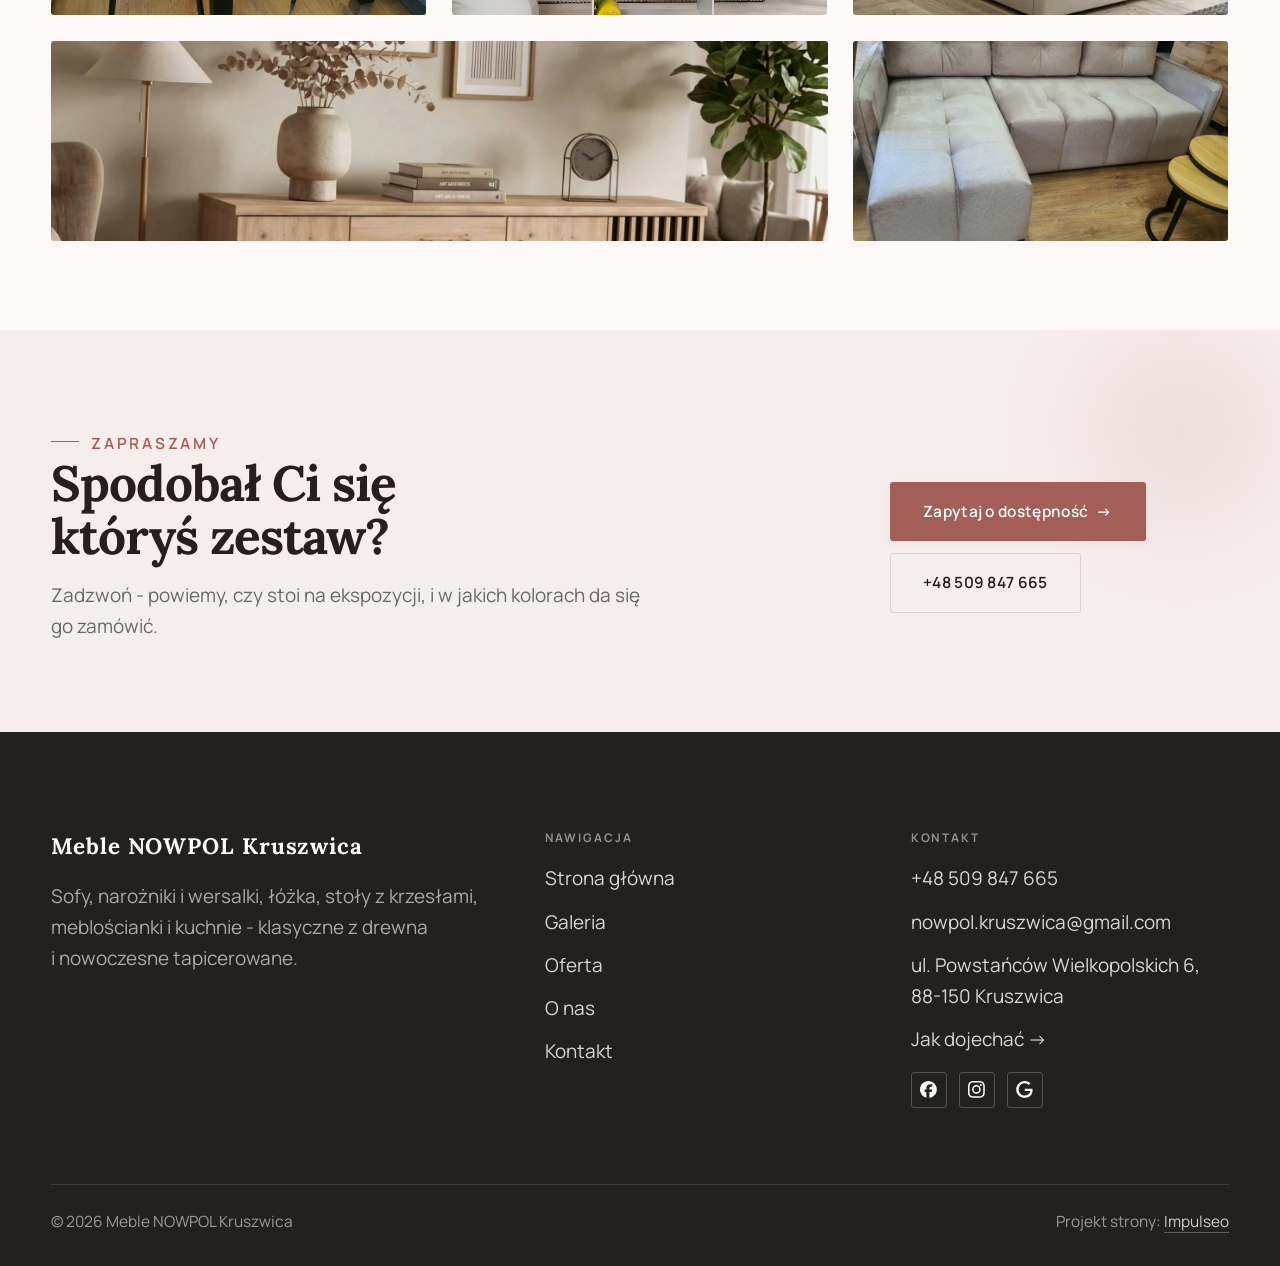
<file: realizacje.html>
<!DOCTYPE html>
<html lang="pl">
<head>
<meta charset="UTF-8">
<meta name="viewport" content="width=device-width, initial-scale=1.0">
<title>Galeria - Meble NOWPOL Kruszwica</title>
<meta name="description" content="Realizacje Meble NOWPOL Kruszwica: Kuchnia klasyczna, Meblościanka w dębie, Zestaw do pokoju dziennego, Sofa tapicerowana, Łóżko tapicerowane">
<link rel="canonical" href="https://kris20032.github.io/meble-nowpol-kruszwica/realizacje.html">
<meta name="robots" content="noindex, nofollow">
<meta property="og:type" content="website">
<meta property="og:locale" content="pl_PL">
<meta property="og:site_name" content="Meble NOWPOL Kruszwica">
<meta property="og:title" content="Galeria - Meble NOWPOL Kruszwica">
<meta property="og:description" content="Realizacje Meble NOWPOL Kruszwica: Kuchnia klasyczna, Meblościanka w dębie, Zestaw do pokoju dziennego, Sofa tapicerowana, Łóżko tapicerowane">
<meta property="og:url" content="https://kris20032.github.io/meble-nowpol-kruszwica/realizacje.html">
<meta property="og:image" content="https://kris20032.github.io/meble-nowpol-kruszwica/img/og.jpg">
<meta property="og:image:width" content="1200">
<meta property="og:image:height" content="630">
<meta name="twitter:card" content="summary_large_image">
<link rel="preconnect" href="https://fonts.googleapis.com">
<link rel="preconnect" href="https://fonts.gstatic.com" crossorigin>
<link href="https://fonts.googleapis.com/css2?family=Lora:wght@500;600;700&family=Manrope:wght@400;500;600&display=swap" rel="stylesheet">
<link rel="stylesheet" href="assets/styles.css?v=e7227dc7">
</head>
<body>

<header class="nav">
  <div class="wrap nav-inner">
    <a class="brand brand-has-logo" href="index.html"><img class="brand-logo" src="img/logo.png" alt="Meble NOWPOL Kruszwica" width="720" height="630" decoding="async"></a>
    <nav class="nav-links">
      <a href="index.html">Strona główna</a>
      <a href="realizacje.html" class="active" aria-current="page">Galeria</a>
      <a href="oferta.html">Oferta</a>
      <a href="o-nas.html">O nas</a>
      <a href="kontakt.html">Kontakt</a>
      <a href="kontakt.html" class="btn btn-accent">Zapytaj o&nbsp;dostępność</a>
    </nav>
    <button class="nav-toggle" aria-label="Menu"><span></span><span></span><span></span></button>
  </div>
</header>

<main>
<section class="pagehead">
  <img src="img/g1.jpg" alt="Meble NOWPOL Kruszwica - Nasze prace" width="1974" height="1144" decoding="async">
  <div class="wrap">
    <span class="eyebrow">Galeria</span>
    <h1>Aranżacje z&nbsp;naszej oferty</h1>
    <p>Aranżacje z kolekcji, które zamówisz u nas w salonie: wypoczynki, sypialnie, jadalnie, kuchnie i meblościanki.</p>
  </div>
</section>
<section>
  <div class="wrap">
    <div class="gallery">
      <div class="tile t-two3 reveal"><img src="img/g2.jpg" alt="Meble NOWPOL Kruszwica" loading="lazy" width="1600" height="933" decoding="async"></div>
      <div class="tile t-third reveal"><img src="img/g3.jpg" alt="Meble NOWPOL Kruszwica" loading="lazy" width="1530" height="872" decoding="async"></div>
      <div class="tile t-third reveal"><img src="img/g4.jpg" alt="Meble NOWPOL Kruszwica" loading="lazy" width="1448" height="1086" decoding="async"></div>
      <div class="tile t-third reveal"><img src="img/g5.jpg" alt="Meble NOWPOL Kruszwica" loading="lazy" width="1448" height="1086" decoding="async"></div>
      <div class="tile t-third reveal"><img src="img/g6.jpg" alt="Meble NOWPOL Kruszwica" loading="lazy" width="1134" height="752" decoding="async"></div>
      <div class="tile t-third reveal"><img src="img/g7.jpg" alt="Meble NOWPOL Kruszwica" loading="lazy" width="1448" height="1086" decoding="async"></div>
      <div class="tile t-two3 reveal"><img src="img/g8.jpg" alt="Meble NOWPOL Kruszwica" loading="lazy" width="1280" height="859" decoding="async"></div>
      <div class="tile t-third reveal"><img src="img/g9.jpg" alt="Meble NOWPOL Kruszwica" loading="lazy" width="1958" height="1454" decoding="async"></div>
      <div class="tile t-third reveal"><img src="img/g10.jpg" alt="Meble NOWPOL Kruszwica" loading="lazy" width="1500" height="900" decoding="async"></div>
      <div class="tile t-third reveal"><img src="img/g11.jpg" alt="Meble NOWPOL Kruszwica" loading="lazy" width="1872" height="1348" decoding="async"></div>
      <div class="tile t-two3 reveal"><img src="img/g12.jpg" alt="Meble NOWPOL Kruszwica" loading="lazy" width="1800" height="1800" decoding="async"></div>
      <div class="tile t-third reveal"><img src="img/g13.jpg" alt="Meble NOWPOL Kruszwica" loading="lazy" width="1920" height="1402" decoding="async"></div>
    </div>
  </div>
</section>
<section class="cta">
  <div class="wrap">
    <div class="reveal">
      <span class="eyebrow">Zapraszamy</span>
      <h2>Spodobał Ci się któryś zestaw?</h2>
      <p>Zadzwoń - powiemy, czy stoi na ekspozycji, i&nbsp;w&nbsp;jakich kolorach da się go zamówić.</p>
    </div>
    <div class="cta-actions reveal">
      <a href="kontakt.html" class="btn btn-light">Zapytaj o&nbsp;dostępność <span class="arr">→</span></a>
      <a href="tel:+48509847665" class="btn btn-ghost btn-ghost-cta">+48 509 847 665</a>
    </div>
  </div>
</section>
</main>

<footer>
  <div class="wrap">
    <div class="foot-grid">
      <div class="foot-brand">
        <div class="name">Meble NOWPOL Kruszwica</div>
        <p>Sofy, narożniki i wersalki, łóżka, stoły z krzesłami, meblościanki i kuchnie - klasyczne z drewna i nowoczesne tapicerowane.</p>
      </div>
      <div class="foot-col">
        <h4>Nawigacja</h4>
        <a href="index.html">Strona główna</a>
        <a href="realizacje.html">Galeria</a>
        <a href="oferta.html">Oferta</a>
        <a href="o-nas.html">O nas</a>
        <a href="kontakt.html">Kontakt</a>
      </div>
      <div class="foot-col">
        <h4>Kontakt</h4>
        <a href="tel:+48509847665">+48 509 847 665</a>
        <a href="mailto:nowpol.kruszwica@gmail.com">nowpol.kruszwica@gmail.com</a>
        <p>ul. Powstańców Wielkopolskich 6, 88-150 Kruszwica</p>
        <a href="https://maps.google.com/?cid=7737722597291884900&g_mp=Cidnb29nbGUubWFwcy5wbGFjZXMudjEuUGxhY2VzLlNlYXJjaFRleHQQAhgEIAA" target="_blank" rel="noopener">Jak dojechać →</a>
      <div class="foot-soc">
        <a class="soc" href="https://www.facebook.com/nowpol.kruszwica" target="_blank" rel="noopener" aria-label="Facebook - Meble NOWPOL Kruszwica"><svg viewBox="0 0 24 24" aria-hidden="true" focusable="false"><path d="M9.101 23.691v-7.98H6.627v-3.667h2.474v-1.58c0-4.085 1.848-5.978 5.858-5.978.401 0 .955.042 1.468.103a8.68 8.68 0 0 1 1.141.195v3.325a8.623 8.623 0 0 0-.653-.036 26.805 26.805 0 0 0-.733-.009c-.707 0-1.259.096-1.675.309a1.686 1.686 0 0 0-.679.622c-.258.42-.374.995-.374 1.752v1.297h3.919l-.386 2.103-.287 1.564h-3.246v8.245C19.396 23.238 24 18.179 24 12.044c0-6.627-5.373-12-12-12s-12 5.373-12 12c0 5.628 3.874 10.35 9.101 11.647Z" fill="currentColor"/></svg></a>
        <a class="soc" href="https://www.instagram.com/meblekruszwica/" target="_blank" rel="noopener" aria-label="Instagram - Meble NOWPOL Kruszwica"><svg viewBox="0 0 24 24" aria-hidden="true" focusable="false"><path d="M7.0301.084c-1.2768.0602-2.1487.264-2.911.5634-.7888.3075-1.4575.72-2.1228 1.3877-.6652.6677-1.075 1.3368-1.3802 2.127-.2954.7638-.4956 1.6365-.552 2.914-.0564 1.2775-.0689 1.6882-.0626 4.947.0062 3.2586.0206 3.6671.0825 4.9473.061 1.2765.264 2.1482.5635 2.9107.308.7889.72 1.4573 1.388 2.1228.6679.6655 1.3365 1.0743 2.1285 1.38.7632.295 1.6361.4961 2.9134.552 1.2773.056 1.6884.069 4.9462.0627 3.2578-.0062 3.668-.0207 4.9478-.0814 1.28-.0607 2.147-.2652 2.9098-.5633.7889-.3086 1.4578-.72 2.1228-1.3881.665-.6682 1.0745-1.3378 1.3795-2.1284.2957-.7632.4966-1.636.552-2.9124.056-1.2809.0692-1.6898.063-4.948-.0063-3.2583-.021-3.6668-.0817-4.9465-.0607-1.2797-.264-2.1487-.5633-2.9117-.3084-.7889-.72-1.4568-1.3876-2.1228C21.2982 1.33 20.628.9208 19.8378.6165 19.074.321 18.2017.1197 16.9244.0645 15.6471.0093 15.236-.005 11.977.0014 8.718.0076 8.31.0215 7.0301.0839m.1402 21.6932c-1.17-.0509-1.8053-.2453-2.2287-.408-.5606-.216-.96-.4771-1.3819-.895-.422-.4178-.6811-.8186-.9-1.378-.1644-.4234-.3624-1.058-.4171-2.228-.0595-1.2645-.072-1.6442-.079-4.848-.007-3.2037.0053-3.583.0607-4.848.05-1.169.2456-1.805.408-2.2282.216-.5613.4762-.96.895-1.3816.4188-.4217.8184-.6814 1.3783-.9003.423-.1651 1.0575-.3614 2.227-.4171 1.2655-.06 1.6447-.072 4.848-.079 3.2033-.007 3.5835.005 4.8495.0608 1.169.0508 1.8053.2445 2.228.408.5608.216.96.4754 1.3816.895.4217.4194.6816.8176.9005 1.3787.1653.4217.3617 1.056.4169 2.2263.0602 1.2655.0739 1.645.0796 4.848.0058 3.203-.0055 3.5834-.061 4.848-.051 1.17-.245 1.8055-.408 2.2294-.216.5604-.4763.96-.8954 1.3814-.419.4215-.8181.6811-1.3783.9-.4224.1649-1.0577.3617-2.2262.4174-1.2656.0595-1.6448.072-4.8493.079-3.2045.007-3.5825-.006-4.848-.0608M16.953 5.5864A1.44 1.44 0 1 0 18.39 4.144a1.44 1.44 0 0 0-1.437 1.4424M5.8385 12.012c.0067 3.4032 2.7706 6.1557 6.173 6.1493 3.4026-.0065 6.157-2.7701 6.1506-6.1733-.0065-3.4032-2.771-6.1565-6.174-6.1498-3.403.0067-6.156 2.771-6.1496 6.1738M8 12.0077a4 4 0 1 1 4.008 3.9921A3.9996 3.9996 0 0 1 8 12.0077" fill="currentColor"/></svg></a>
        <a class="soc" href="https://maps.google.com/?cid=7737722597291884900&g_mp=Cidnb29nbGUubWFwcy5wbGFjZXMudjEuUGxhY2VzLlNlYXJjaFRleHQQAhgEIAA" target="_blank" rel="noopener" aria-label="Google - Meble NOWPOL Kruszwica"><svg viewBox="0 0 24 24" aria-hidden="true" focusable="false"><path d="M12.48 10.92v3.28h7.84c-.24 1.84-.853 3.187-1.787 4.133-1.147 1.147-2.933 2.4-6.053 2.4-4.827 0-8.6-3.893-8.6-8.72s3.773-8.72 8.6-8.72c2.6 0 4.507 1.027 5.907 2.347l2.307-2.307C18.747 1.44 16.133 0 12.48 0 5.867 0 .307 5.387.307 12s5.56 12 12.173 12c3.573 0 6.267-1.173 8.373-3.36 2.16-2.16 2.84-5.213 2.84-7.667 0-.76-.053-1.467-.173-2.053H12.48z" fill="currentColor"/></svg></a>
      </div>
      </div>
    </div>
    <div class="foot-bot">
      <span>© 2026 Meble NOWPOL Kruszwica</span>
      <span>Projekt strony: <a class="foot-credit" href="https://impulseo.pl" target="_blank" rel="noopener">Impulseo</a></span>
    </div>
  </div>
</footer>
<div class="sticky-reserve"><a class="sr-book" href="kontakt.html">Zapytaj o&nbsp;dostępność</a><a class="sr-call" href="tel:+48509847665" aria-label="Zadzwoń"><svg class="ico-tel" width="16" height="16" viewBox="0 0 24 24" fill="none" aria-hidden="true"><path d="M6.6 10.8a15.5 15.5 0 0 0 6.6 6.6l2.2-2.2a1 1 0 0 1 1-.24 11.4 11.4 0 0 0 3.6.58 1 1 0 0 1 1 1V20a1 1 0 0 1-1 1A17 17 0 0 1 3 4a1 1 0 0 1 1-1h3.5a1 1 0 0 1 1 1c0 1.25.2 2.46.58 3.6a1 1 0 0 1-.25 1l-2.23 2.2Z" fill="currentColor"/></svg></a></div>
<div class="demo-wazne" data-do="2026-09-20" data-cykl="3" hidden><svg class="dw-ico" width="13" height="13" viewBox="0 0 24 24" fill="none" aria-hidden="true"><circle cx="12" cy="12" r="8.6" stroke="currentColor" stroke-width="1.8"/><path d="M12 7.2V12l3.3 2" stroke="currentColor" stroke-width="1.8" stroke-linecap="round"/></svg><span class="dw-txt"></span></div>

<script src="assets/main.js"></script>
</body>
</html>
</file>
<file: assets/styles.css>
/* ============================================================
   STOLBASZ — premium, architektoniczny B2B fit-out
   Jasna paleta, zero brązu. System wg premium-web-craft.
   Projekt strony: Impulseo (impulseo.pl)
   ============================================================ */

:root{
  /* PALETA — jasna, architektoniczna, chłodna */
  --paper:#F3F1EC;          /* główne tło */
  --paper-2:#E6E3DB;        /* sekcje alternatywne (chłodny jasny szary) */
  --paper-3:#E6E3DB;        /* delikatne wypełnienia */
  --ink:#23211E;            /* tekst główny — chłodny grafit */
  --ink-soft:#43403A;       /* nagłówki drugorzędne */
  --muted:#87837A;          /* tekst poboczny */
  --line:rgba(35,33,30,.12);/* hairline */
  --accent:#8A6B3C;         /* stonowany petrol-slate — jedyny akcent */
  --accent-d:#6E5430;
  --accent-soft:rgba(138,107,60,.10);
  --dark:#23211E;           /* sekcje ciemne (stopka/CTA) */

  /* HOVER ZDJĘĆ — JEDEN standard dla całego silnika (decyzja K. 04.08.2026, artefakt z wariantami).
     AKTUALNE (K.+Szymon 09.08.2026, wybór z artefaktu 6 wariantów): zoom 1.05 przy 1.4s -
     przy tak długim czasie mocniejszy kadr NIE skacze, tylko „oddycha". Poprzedni standard
     (1.02 / .55s z 04.08) odbierany jako dynamiczny i szybki.
     Spoczynek lekko przygaszony, ale TYLKO tam, gdzie jest mysz (@media hover:hover) —
     na telefonie zdjęcia zostają w pełnej jasności. */
  --img-zoom:1.05;                   /* K.+Szymon 09.08: wariant F z artefaktu porównawczego */
  --img-rest:brightness(.95) saturate(.99);
  --img-hot:brightness(1.06) saturate(1.05);
  --img-dur:1.4s;                    /* K.+Szymon 09.08 (wariant F): powoli = elegancko */
  --img-ease:cubic-bezier(.16,.84,.44,1);  /* miękki ogon, efekt „oddychania" */

  /* ODSTĘPY — skala 4/8 */
  --space-1:4px; --space-2:8px; --space-3:12px; --space-4:16px; --space-5:24px;
  --space-6:32px; --space-7:48px; --space-8:64px; --space-9:96px; --space-10:128px;

  /* TYPOGRAFIA — fluid clamp() (skala podbita 16.07.2026: większe, czytelniejsze litery — uwaga Adama) */
  --text-sm:clamp(.9rem,.87rem + .12vw,1rem);
  --text-base:clamp(1.08rem,1.04rem + .18vw,1.2rem);
  --text-lg:clamp(1.24rem,1.15rem + .34vw,1.44rem);
  --text-h3:clamp(1.34rem,1.22rem + .55vw,1.66rem);
  --text-h2:clamp(2.1rem,1.66rem + 2.1vw,3.1rem);
  --text-h1:clamp(2.9rem,2.1rem + 4vw,5.1rem);

  /* PROMIENIE — architektoniczne, raczej ostre */
  --r-sm:3px; --r-md:6px; --r-lg:10px;

  /* RUCH */
  --ease:cubic-bezier(.25,.46,.45,.94); --dur:.24s;

  /* CIENIE — miękkie, warstwowe */
  --sh-sm:0 1px 2px rgba(16,24,32,.04), 0 2px 8px rgba(16,24,32,.05);
  --sh-md:0 2px 6px rgba(16,24,32,.05), 0 12px 28px -8px rgba(16,24,32,.12);
  --sh-lg:0 6px 14px rgba(16,24,32,.07), 0 26px 56px -18px rgba(16,24,32,.22);

  --hairline:1px solid var(--line);

  --font-display:'Lora',serif;
  --font-body:'Manrope',sans-serif;
}

*{box-sizing:border-box;margin:0;padding:0}
html{scroll-behavior:smooth}
body{
  font-family:var(--font-body);
  font-size:var(--text-base);
  line-height:1.65;
  color:var(--ink);
  background:var(--paper);
  -webkit-font-smoothing:antialiased;
  text-rendering:optimizeLegibility;
}
img{max-width:100%;height:auto;display:block}  /* height:auto = width/height z atrybutów trzyma proporcje (TOP#12) */
a{color:inherit;text-decoration:none}

.wrap{width:min(92%,1180px);margin-inline:auto}
section{padding-block:clamp(52px,6.5vw,96px)}

h1,h2,h3{font-family:var(--font-display);font-weight:700;line-height:1.08;letter-spacing:-.02em;color:var(--ink)}
h1{font-size:var(--text-h1);letter-spacing:-.035em}
h2{font-size:var(--text-h2);letter-spacing:-.025em}
h3{font-size:var(--text-h3)}
/* MIARA — długość wiersza. WCAG 2.2 SC 1.4.8: max 80 znaków; Butterick: 45–90.
   68ch daje realnie 72–78 znaków polskiego tekstu, czyli z zapasem pod granicą.
   Wcześniej limit miał TYLKO <p> — <li>, <blockquote> i <dd> nie miały żadnego,
   i to jedyny powód, dla którego 23 bloki na dwóch oddanych stronach jadą po
   83–106 znaków w wierszu (pomiar 07.08.2026, bramka `miara`).
   ⚠️ Listy i definicje ograniczamy TYLKO bez klasy: `ul`/`ol` z klasą to u nas
   układ (siatki kafli, menu), a nie tekst ciągły — tam miarę wyznacza układ. */
/* 60ch, nie 68ch (K. 10.08): po zmianie fontów na węższe kroje (DM Sans i spółka)
   w 68ch mieściło się ~90 znaków - bramka pikselowa słusznie zgłaszała przekroczenie
   granicy 80. Pomiar na żywej przeglądarce: 60ch = 90 znaków, 53ch = ~78 znaków, czyli normę WCAG 1.4.8. */
:root{ --miara:53ch }
p{max-width:min(100%,var(--miara))}
blockquote,
ul:not([class])>li, ol:not([class])>li,
dl:not([class])>dd{max-width:min(100%,var(--miara))}

/* ⚠️ Świadomie BEZ wyjątku `.tile p,.card p,.svc p{max-width:none}`, choć nasuwa się sam:
   te akapity BYŁY już ograniczone (stare `p{max-width:65ch}`), więc „wyjątek" nie odblokowałby
   niczego nowego — tylko ROZLUŹNIŁ stan sprzed zmiany na wszystkich demach naraz.
   `figcaption` żadna z reguł wyżej nie dotyczy, więc też nie potrzebuje zwolnienia. */

/* ŁAMANIE. `balance` wyrównuje długości wierszy w nagłówku, `pretty` pilnuje ostatniego
   wiersza akapitu, żeby nie został w nim jeden wyraz. Obsługiwane od Chrome 117 /
   Safari 17.5; starsze przeglądarki po prostu ignorują tę własność.
   `text-wrap:pretty` nie występowało dotąd ANI RAZ w silniku ani w repo klientów. */
h1,h2,h3,.lead,.lede{text-wrap:balance}
p,li,blockquote,dd{text-wrap:pretty}

.eyebrow{
  font-family:var(--font-body);
  font-size:var(--text-sm);
  font-weight:600;
  letter-spacing:.18em;
  text-transform:uppercase;
  color:var(--accent);
  display:inline-flex;align-items:center;gap:var(--space-3);
}
/* flex:none + margin-top = kreska trzyma się PIERWSZEJ linii. Wcześniej align-items:center
   centrowało ją względem całego bloku i przy zawinięciu (długi kicker typu
   „…WNĘTRZ · LESZNO · OD 2019") druga linia lądowała z brzydkim wcięciem. */
.eyebrow{align-items:flex-start}
.eyebrow>*,.eyebrow{text-wrap:balance}   /* dlugi kicker lamal sie na sierote typu samo „2019" w drugiej linii */
.eyebrow::before{content:"";width:28px;height:1px;background:var(--accent);display:inline-block;flex:none;margin-top:.62em}

.muted{color:var(--muted)}
.lead{font-size:var(--text-lg);line-height:1.55;color:var(--ink-soft);max-width:50ch}

/* ---------- BUTTONS ---------- */
.btn{
  display:inline-flex;align-items:center;gap:var(--space-2);
  font-weight:600;font-size:var(--text-sm);letter-spacing:.02em;
  padding:var(--space-4) var(--space-6);
  border-radius:var(--r-sm);
  transition:transform var(--dur) var(--ease),box-shadow var(--dur) var(--ease),background var(--dur) var(--ease);
  cursor:pointer;border:1px solid transparent;
}
.btn-accent{background:var(--accent);color:#fff;box-shadow:var(--sh-sm)}
.btn-accent:hover{background:var(--accent-d);transform:translateY(-2px);box-shadow:var(--sh-md)}
.btn-accent:active{transform:translateY(0);box-shadow:var(--sh-sm)}
.btn-ghost{background:transparent;color:var(--ink);border-color:var(--line)}
.btn-ghost:hover{border-color:var(--accent);color:var(--accent);transform:translateY(-2px)}
.btn-light{background:#fff;color:var(--ink);box-shadow:var(--sh-sm)}
.btn-light:hover{transform:translateY(-2px);box-shadow:var(--sh-md)}
.btn .arr{transition:transform var(--dur) var(--ease)}
.btn:hover .arr{transform:translateX(4px)}

/* ---------- NAV ---------- */
.nav{
  position:sticky;top:0;z-index:50;
  background:color-mix(in srgb,var(--paper) 88%,transparent);
  backdrop-filter:saturate(140%) blur(10px);
  border-bottom:var(--hairline);
}
.nav-inner{display:flex;align-items:center;justify-content:space-between;gap:var(--space-5);height:72px}
/* ANTY-NACHODZENIE (K. 05.08.2026): długa nazwa firmy + przycisk z pełnym numerem nie mieściły się w pasku
   i flex ściskał linki PONIŻEJ ich treści - "Kontakt" wchodził na ramkę "Zadzwoń +48 ...". Teraz ustępuje
   nazwa marki (skrót wielokropkiem), a menu i przycisk nigdy się nie kurczą ani nie zachodzą na siebie. */
.brand{display:flex;flex-direction:column;line-height:1;min-width:0;flex:0 1 auto}
.brand .name{font-family:var(--font-display);font-weight:800;font-size:1.35rem;letter-spacing:.04em;white-space:nowrap;overflow:hidden;text-overflow:ellipsis}
.brand .sub{font-size:.62rem;letter-spacing:.34em;text-transform:uppercase;color:var(--muted);margin-top:5px;white-space:nowrap;overflow:hidden;text-overflow:ellipsis}
.nav-links{display:flex;align-items:center;gap:var(--space-6);flex:0 0 auto}
.nav-links a{font-size:var(--text-sm);font-weight:500;color:var(--ink-soft);position:relative;padding-block:4px;white-space:nowrap;transition:color var(--dur) var(--ease)}
.nav-links a::after{content:"";position:absolute;left:0;bottom:0;width:0;height:1.5px;background:var(--accent);transition:width var(--dur) var(--ease)}
.nav-links a:hover,.nav-links a.active{color:var(--ink)}
.nav-links a:hover::after,.nav-links a.active::after{width:100%}
.nav-links .btn{padding:var(--space-2) var(--space-5)}
/* przyciski w nav: właściwy kolor (przebij .nav-links a) + bez podkreślenia */
.nav-links a.btn-accent{color:#fff}
.nav-links a.btn-ghost,.nav-links a.btn-light{color:var(--ink)}
/* CTA w pasku: NIE podkreślenie spod linków menu, ale ten sam przelatujący błysk,
   co na wszystkich innych przyciskach (zgłoszenie K. 13.08.2026 - „na hero jest efekt
   światła przechodzącego przez przycisk, na navbarze go nie ma, a mają być identyczne").
   Reguła `.nav-links a::after` jest silniejsza od `.btn::after`, więc trzeba jej
   geometrię wyzerować i wpisać połysk z nazwy - samo `display:none` gasiło efekt. */
.nav-links a.btn::after{
  display:block;content:"";position:absolute;inset:0;z-index:-1;pointer-events:none;
  width:auto;height:auto;border-radius:inherit;   /* kasuje geometrię podkreślenia (width:0;height:1.5px) */
  background:linear-gradient(100deg,transparent 32%,rgba(255,255,255,.20) 50%,transparent 68%);
  translate:-120% 0}
@media (prefers-reduced-motion:no-preference){
  .nav-links a.btn:hover::after{translate:120% 0;transition:translate .75s var(--mt-ease,cubic-bezier(.16,.84,.44,1))}
}
.nav-toggle{display:none;background:none;border:none;cursor:pointer;flex-direction:column;gap:5px;padding:8px}
.nav-toggle span{width:24px;height:2px;background:var(--ink);transition:var(--dur)}
/* Ciasny zakres MIĘDZY menu mobilnym a pełnym pulpitem: zbijamy odstępy i nazwę marki,
   żeby wszystko zmieściło się naturalnie, zanim w ogóle dojdzie do skracania wielokropkiem. */
@media(max-width:1280px) and (min-width:921px){
  .nav-links{gap:var(--space-4)}
  .nav-links .btn{padding:var(--space-2) var(--space-4)}
  .brand .name{font-size:1.15rem}
}

/* ---------- HERO (split) ---------- */
.hero{position:relative;overflow:hidden;border-bottom:var(--hairline)}
.hero-grid{display:grid;grid-template-columns:1.05fr .95fr;gap:clamp(24px,4vw,60px);align-items:center;
  padding-block:clamp(36px,4.5vw,64px)}
.hero-copy .eyebrow{margin-bottom:var(--space-5)}
.hero-copy h1{margin-bottom:var(--space-5)}
.hero-copy .lead{margin-bottom:var(--space-7)}
.hero-actions{display:flex;flex-wrap:wrap;gap:var(--space-4)}
.hero-art{position:relative;aspect-ratio:4/3;border-radius:var(--r-lg);overflow:hidden;box-shadow:var(--sh-lg)}
.hero-art img{width:100%;height:100%;object-fit:cover}
.hero-art::after{content:"";position:absolute;inset:0;background:linear-gradient(180deg,transparent 55%,rgba(18,24,28,.28))}
.hero-badge{position:absolute;left:var(--space-5);bottom:var(--space-5);z-index:2;
  background:rgba(252,252,251,.94);backdrop-filter:blur(4px);
  border-radius:var(--r-md);padding:var(--space-4) var(--space-5);box-shadow:var(--sh-md);max-width:78%}
.hero-badge strong{display:block;font-family:var(--font-display);font-size:1rem;letter-spacing:-.01em}
.hero-badge span{font-size:var(--text-sm);color:var(--muted)}

/* ---------- HERO duży / kinowy (strona główna) ---------- */
.hero-cine{position:relative;min-height:clamp(560px,82vh,840px);min-height:clamp(560px,82svh,840px);display:flex;align-items:center;overflow:hidden;border-bottom:var(--hairline)}
.hero-cine>img{position:absolute;inset:0;width:100%;height:100%;object-fit:cover;z-index:0}
.hero-cine::after{content:"";position:absolute;inset:0;z-index:1;
  background:linear-gradient(95deg,rgba(13,18,23,.86) 0%,rgba(13,18,23,.64) 32%,rgba(13,18,23,.24) 62%,rgba(13,18,23,.04) 100%)}
.hero-cine .wrap{position:relative;z-index:2;padding-block:var(--space-8)}
.hero-cine .hero-copy{max-width:660px}
.hero-cine .eyebrow{color:#fff;margin-bottom:var(--space-5)}
.hero-cine .eyebrow::before{background:#fff}
.hero-cine h1{color:#fff;margin-bottom:var(--space-5);font-size:clamp(2.9rem,2rem + 4.4vw,5.2rem);text-wrap:balance}
.hero-cine .lead{color:rgba(255,255,255,.92);max-width:48ch;margin-bottom:var(--space-7)}
.hero-cine .hero-actions{display:flex;flex-wrap:wrap;gap:var(--space-4)}
/* NISKIE OKNO (laptop z dokiem i paskami przeglądarki ma ~700-780 px wysokości widoku):
   H1 do 5.2rem + długi lead nie mieściły się i przyciski wypadały POD krawędź ekranu -
   klient widział stronę bez ani jednego CTA. Skalujemy w dół, zamiast przycinać treść. */
@media(min-width:821px) and (max-height:820px){
  .hero-cine{min-height:clamp(520px,94svh,780px)}
  .hero-cine .wrap{padding-block:var(--space-6)}
  .hero-cine h1{font-size:clamp(2.2rem,1.5rem + 2.6vw,3.6rem);margin-bottom:var(--space-4)}
  .hero-cine .eyebrow{margin-bottom:var(--space-4)}
  .hero-cine .lead{margin-bottom:var(--space-5);max-width:44ch}
}
@media(max-width:680px){
  .hero-cine{min-height:clamp(520px,76vh,640px);min-height:clamp(520px,76svh,640px);align-items:flex-end}
  .hero-cine::after{background:linear-gradient(0deg,rgba(13,18,23,.9) 6%,rgba(13,18,23,.45) 55%,rgba(13,18,23,.25) 100%)}
  .hero-cine .wrap{padding-bottom:var(--space-9)}
  /* TELEFON (~90% oglądających): lead potrafił zająć 8 linii i zepchnąć CTA poza pierwszy ekran.
     Zwężamy interlinię i skalę - treści nie ucinamy, bo to ona sprzedaje. */
  .hero-cine .lead{font-size:.98rem;line-height:1.5;margin-bottom:var(--space-5)}
  .hero-cine .eyebrow{font-size:.72rem;letter-spacing:.13em;margin-bottom:var(--space-4)}
  .hero-cine .eyebrow::before{width:20px}
  .hero-cine h1{margin-bottom:var(--space-4)}
}

/* full-bleed hero variant (podstrony) */
.pagehead{position:relative;min-height:46vh;min-height:46svh;display:flex;align-items:flex-end;overflow:hidden;border-bottom:var(--hairline)}
.pagehead img{position:absolute;inset:0;width:100%;height:100%;object-fit:cover}
/* 10.08.2026 (decyzja K.): mocniejsze przyciemnienie + cień pod tekstem. Bramka mierzyła na
   nagłówkach podstron 3,38-3,43:1 przy wymaganych 4,5 — jasne zdjęcie (hala, śnieg, niebo)
   podchodziło pod biały tekst. Zdjęcia klientów są różne, więc kontrast musi dawać WARSTWA,
   a nie szczęśliwy dobór kadru. */
.pagehead::after{content:"";position:absolute;inset:0;background:linear-gradient(180deg,rgba(18,24,28,.40),rgba(18,24,28,.76))}
.pagehead .wrap{position:relative;z-index:2;padding-block:var(--space-9);color:#fff}
.pagehead h1{color:#fff;max-width:18ch;text-shadow:0 2px 16px rgba(0,0,0,.55)}
.pagehead .eyebrow{color:#fff}
.pagehead .eyebrow::before{background:#fff}
.pagehead p{color:rgba(255,255,255,.92);margin-top:var(--space-4);max-width:54ch;text-shadow:0 1px 12px rgba(0,0,0,.5)}

/* ---------- STRIP (pasek skrótów / liczby) ---------- */
.strip{background:var(--dark);color:#fff}
/* PASEK HASEŁ — standard 04.08.2026 (decyzja K.): 5 haseł w JEDNYM rzędzie, tekst WYŚRODKOWANY,
   węższe marginesy boczne niż reszta strony (pasek ma iść szerzej), równe wysokości kolumn. */
.strip .wrap{width:min(96%,1440px);display:grid;grid-template-columns:repeat(5,1fr);
  gap:var(--space-5);padding-block:var(--space-7);align-items:stretch}
.strip .item .k{font-family:var(--font-display);font-size:clamp(1.05rem,.82rem + .85vw,1.55rem);
  font-weight:800;letter-spacing:-.02em;color:#fff;line-height:1.18;text-wrap:balance}
.strip .item .v{font-size:var(--text-sm);color:rgba(255,255,255,.66);margin-top:var(--space-2);line-height:1.4}
.strip .item{border-left:2px solid var(--accent);padding-inline:var(--space-4);
  text-align:center;display:flex;flex-direction:column;justify-content:center}
/* liczba kolumn = liczba haseł, żeby ostatnie nie zostawało samo w drugim rzędzie.
   Klasę n-N nadaje multipage.py; domyślnie (bez klasy) pasek jest 5-kolumnowy. */
.strip.n-2 .wrap{grid-template-columns:repeat(2,1fr)}
.strip.n-3 .wrap{grid-template-columns:repeat(3,1fr)}
.strip.n-4 .wrap{grid-template-columns:repeat(4,1fr);gap:var(--space-6)}
.strip.n-4 .item .k{font-size:clamp(1.3rem,1rem + 1.1vw,2rem)}
.strip.n-6 .wrap{grid-template-columns:repeat(6,1fr);gap:var(--space-4)}
.strip.n-6 .item .k{font-size:clamp(.98rem,.8rem + .7vw,1.35rem)}
/* równe łamanie: zamiast "długa linia + jedno słowo" obie linie zbliżonej długości */
.strip .item .k{text-wrap:balance}

/* ---------- SECTION HEAD ---------- */
.head{max-width:48rem;margin-bottom:var(--space-8)}
.head.center{margin-inline:auto;text-align:center}
.head .eyebrow{margin-bottom:var(--space-4)}
.head h2{margin-bottom:var(--space-4)}
.head p{color:var(--muted);font-size:var(--text-lg);line-height:1.55}
.head.center p{margin-inline:auto}

/* ---------- INTRO SPLIT ---------- */
.split{display:grid;grid-template-columns:.92fr 1.08fr;gap:clamp(28px,5vw,80px);align-items:center}
.split.rev{grid-template-columns:1.08fr .92fr}
.split.rev .split-art{order:-1}
.split-art{position:relative;aspect-ratio:5/4;border-radius:var(--r-lg);overflow:hidden;box-shadow:var(--sh-lg)}
.split-art img{width:100%;height:100%;object-fit:cover}
.split-copy h2{margin-bottom:var(--space-5)}
.split-copy p+p{margin-top:var(--space-4)}
.split-copy .btn{margin-top:var(--space-6)}

/* ---------- SERVICES (zakres) ---------- */
.svc-grid{display:grid;grid-template-columns:repeat(auto-fit,minmax(280px,1fr));gap:var(--space-5)}
.svc{background:#fff;border:var(--hairline);border-radius:var(--r-md);padding:var(--space-7) var(--space-6);
  transition:transform var(--dur) var(--ease),box-shadow var(--dur) var(--ease),border-color var(--dur) var(--ease);
  position:relative;overflow:hidden}
.svc::before{content:"";position:absolute;left:0;top:0;width:3px;height:0;background:var(--accent);transition:height var(--dur) var(--ease)}
.svc:hover{transform:translateY(-4px);box-shadow:var(--sh-md);border-color:transparent}
.svc:hover::before{height:100%}
.svc .ic{font-family:var(--font-display);font-size:.8rem;font-weight:700;letter-spacing:.12em;color:var(--accent);margin-bottom:var(--space-4)}
.svc h3{margin-bottom:var(--space-3);font-size:1.22rem}
.svc p{color:var(--muted);font-size:var(--text-base);line-height:1.6}

/* big detailed service rows */
.svc-row{display:grid;grid-template-columns:.8fr 1.2fr;gap:clamp(20px,4vw,60px);align-items:center;padding-block:var(--space-8)}
.svc-row+.svc-row{border-top:var(--hairline)}
.svc-row.rev{grid-template-columns:1.2fr .8fr}
/* Naprzemienny układ wierszy oferty: co drugi wiersz ma zdjęcie po PRAWEJ.
   Było `order:-1` — martwy kod, bo zdjęcie i tak jest pierwszym dzieckiem w HTML,
   więc wszystkie wiersze wyglądały identycznie (zdjęcie zawsze z lewej), a `rev`
   zmieniało tylko szerokość kolumn. Znalezione 29.07.2026 przy różnicowaniu kierunków
   animacji (pomiar pozycji: art.mid 390/502 przy row.mid 756 — zawsze lewa strona). */
.svc-row.rev .svc-row-art{order:2}
.svc-row-art{aspect-ratio:4/3;border-radius:var(--r-md);overflow:hidden;box-shadow:var(--sh-md)}
.svc-row-art img{width:100%;height:100%;object-fit:cover}
.svc-row h3{font-size:1.5rem;margin-bottom:var(--space-4)}
.svc-row .num{font-family:var(--font-display);font-size:.85rem;font-weight:700;letter-spacing:.14em;color:var(--accent);display:block;margin-bottom:var(--space-3)}
.svc-row ul{list-style:none;margin-top:var(--space-4);display:flex;flex-direction:column;gap:var(--space-2)}
.svc-row li{position:relative;padding-left:var(--space-5);color:var(--muted);font-size:var(--text-base)}
.svc-row li::before{content:"";position:absolute;left:0;top:.62em;width:8px;height:1px;background:var(--accent)}

/* ---------- GALLERY (realizacje) ---------- */
.gallery{display:grid;grid-template-columns:repeat(12,1fr);gap:var(--space-4);grid-auto-rows:200px}
/* GALERIA MASONRY — pionowe zdjęcia (portrety beauty/wellness) bez przycinania: kolumny, height auto */
.gallery-masonry{column-count:3;column-gap:var(--space-4)}
@media(max-width:900px){.gallery-masonry{column-count:2}}
@media(max-width:560px){.gallery-masonry{column-count:1}}
.gallery-masonry .m-tile{break-inside:avoid;margin:0 0 var(--space-4);padding:0;position:relative;overflow:hidden;border-radius:var(--r-md);border:1px solid var(--line)}
.gallery-masonry .m-tile img{width:100%;height:auto;display:block}
.gallery-masonry .m-tile .cap{position:absolute;left:0;right:0;bottom:0;padding:var(--space-4);color:#fff;background:linear-gradient(0deg,rgba(0,0,0,.55),transparent);font-size:var(--text-sm)}
.gallery-masonry .m-tile .cap small{display:block;font-weight:400;opacity:.78;letter-spacing:.04em;text-transform:uppercase;font-size:.66rem;margin-top:3px}
.tile{position:relative;overflow:hidden;border-radius:var(--r-md);box-shadow:var(--sh-sm);
  transition:transform var(--dur) var(--ease),box-shadow var(--dur) var(--ease)}
.tile img{width:100%;height:100%;object-fit:cover;
  transition:transform var(--img-dur) var(--img-ease),filter var(--img-dur) var(--img-ease)}
.tile:hover{box-shadow:var(--sh-md)}
.tile .cap{position:absolute;left:0;right:0;bottom:0;padding:var(--space-5) var(--space-4) var(--space-4);
  /* mocniejszy spad + cien pod tekstem: na JASNYCH zdjeciach klienta (biale fronty, sciany)
     slaby gradient dawal kontrast ~1.5:1 zamiast wymaganych 3.6:1 (bramka wygladu, 10.08.2026) */
  background:linear-gradient(transparent 10%,rgba(18,24,28,.55) 40%,rgba(18,24,28,.88) 68%,rgba(18,24,28,.99));color:#fff;
  text-shadow:0 1px 2px rgba(0,0,0,.85),0 2px 10px rgba(0,0,0,.55);
  font-size:var(--text-sm);font-weight:600;letter-spacing:.01em;
  opacity:0;transform:translateY(8px);transition:var(--dur) var(--ease)}
.tile:hover .cap{opacity:1;transform:translateY(0)}
.tile .cap small{display:block;font-weight:400;opacity:.78;letter-spacing:.04em;text-transform:uppercase;font-size:.66rem;margin-top:3px}
/* bento spans */
.t-wide{grid-column:span 6}
.t-tall{grid-column:span 6;grid-row:span 2}
.t-std{grid-column:span 6}
.t-third{grid-column:span 4}
.t-two3{grid-column:span 8}

/* ---------- TRUST / WIARYGODNOŚĆ ---------- */
.trust{background:var(--paper-2)}
.trust-grid{display:grid;grid-template-columns:repeat(auto-fit,minmax(240px,1fr));gap:var(--space-5);margin-top:var(--space-7)}
.trust-card{background:#fff;border-radius:var(--r-md);padding:var(--space-7) var(--space-6);box-shadow:var(--sh-sm);border-top:3px solid var(--accent)}
.trust-card .big{font-family:var(--font-display);font-size:clamp(1.8rem,1.3rem + 1.6vw,2.6rem);font-weight:800;letter-spacing:-.02em;color:var(--ink);line-height:1}
.trust-card h3{font-size:1.12rem;margin:var(--space-3) 0 var(--space-2)}
.trust-card p{color:var(--muted);font-size:var(--text-base);line-height:1.55}

/* ---------- CTA band ---------- */
.cta{background:var(--dark);color:#fff;position:relative;overflow:hidden}
/* telefon w CTA: na ciemnym tle biały (domyślnie), rodziny z JASNYM tłem CTA
   nadpisują to u siebie - wcześniej kolor siedział w stylu inline i wygrywał z rodziną. */
.cta .btn-ghost-cta{color:#fff;border-color:rgba(255,255,255,.3)}
.cta .wrap{display:grid;grid-template-columns:1.4fr .6fr;gap:var(--space-7);align-items:center;position:relative;z-index:2}
.cta h2{color:#fff;max-width:20ch}
.cta p{color:rgba(255,255,255,.74);margin-top:var(--space-4)}
.cta-actions{display:flex;flex-direction:column;gap:var(--space-3);align-items:flex-start}
.cta::before{content:"";position:absolute;right:-80px;top:-80px;width:360px;height:360px;border-radius:50%;
  background:radial-gradient(circle,var(--accent-soft),transparent 70%)}

/* ---------- CONTACT ---------- */
.contact-grid{display:grid;grid-template-columns:.85fr 1.15fr;gap:clamp(28px,4vw,56px);align-items:start}
.info-list{display:flex;flex-direction:column;gap:var(--space-2)}
.info-row{display:flex;gap:var(--space-4);align-items:flex-start;padding-block:var(--space-4);border-bottom:var(--hairline)}
.info-row .ic{flex:none;width:42px;height:42px;display:grid;place-items:center;border-radius:50%;
  background:var(--accent-soft);color:var(--accent);font-size:1.05rem}
.info-row .lbl{font-size:.72rem;letter-spacing:.14em;text-transform:uppercase;color:var(--muted)}
.info-row .val{font-weight:600;font-size:var(--text-base);margin-top:2px}
.info-row a.val:hover{color:var(--accent)}
.map{border:none;border-radius:var(--r-lg);box-shadow:var(--sh-md);width:100%;height:100%;min-height:380px;filter:grayscale(.2) contrast(1.02)}
.form{background:#fff;border:var(--hairline);border-radius:var(--r-lg);padding:clamp(24px,3vw,40px);box-shadow:var(--sh-sm)}
.form .fld{margin-bottom:var(--space-5)}
.form label{display:block;font-size:var(--text-sm);font-weight:600;margin-bottom:var(--space-2)}
.form input,.form textarea{width:100%;font-family:inherit;font-size:var(--text-base);color:var(--ink);
  padding:var(--space-4);border:var(--hairline);border-radius:var(--r-sm);background:var(--paper);transition:border-color var(--dur)}
.form input:focus,.form textarea:focus{outline:none;border-color:var(--accent);background:#fff}
.form textarea{resize:vertical;min-height:120px}
.form .note{font-size:var(--text-sm);color:var(--muted);margin-top:var(--space-3)}

/* ---------- FOOTER ---------- */
footer{background:var(--dark);color:#fff;padding-block:var(--space-9) var(--space-6)}
.foot-grid{display:grid;grid-template-columns:1.4fr 1fr 1fr;gap:var(--space-7);margin-bottom:var(--space-8)}
.foot-brand .name{font-family:var(--font-display);font-weight:800;font-size:1.4rem;letter-spacing:.04em}
.foot-brand p{color:rgba(255,255,255,.62);margin-top:var(--space-4);font-size:var(--text-base);max-width:38ch}
.foot-col h4{font-size:.74rem;letter-spacing:.16em;text-transform:uppercase;color:rgba(255,255,255,.5);margin-bottom:var(--space-4)}
.foot-col a,.foot-col p{display:block;color:rgba(255,255,255,.82);font-size:var(--text-base);margin-bottom:var(--space-3)}
.foot-col a:hover{color:#fff}
.foot-bot{border-top:1px solid rgba(255,255,255,.12);padding-top:var(--space-5);display:flex;justify-content:space-between;flex-wrap:wrap;gap:var(--space-3);
  font-size:var(--text-sm);color:rgba(255,255,255,.55)}
.foot-bot a:hover{color:#fff}
/* Podpis w stopce = klikalny link do impulseo.pl (31.07.2026). Ma być WIDOCZNIE klikalny,
   ale nie krzyczeć - stąd sam kolor jaśniejszy + delikatne podkreślenie na najeździe. */
.foot-bot a.foot-credit{color:rgba(255,255,255,.78);text-decoration:none;border-bottom:1px solid rgba(255,255,255,.28)}
.foot-bot a.foot-credit:hover{color:#fff;border-bottom-color:#fff}

/* ---------- REVEAL ---------- */
.reveal{opacity:0;transform:translateY(22px);transition:opacity .6s var(--ease),transform .6s var(--ease)}
.reveal.in{opacity:1;transform:none}

/* ---------- RESPONSIVE ---------- */
@media(max-width:920px){
  .hero-grid,.split,.split.rev,.svc-row,.svc-row.rev,.cta .wrap,.contact-grid,.foot-grid{grid-template-columns:1fr}
  .split.rev .split-art,.svc-row.rev .svc-row-art{order:0}
  .hero-art{aspect-ratio:16/10;max-height:420px}
  .strip .wrap,.strip.n-2 .wrap,.strip.n-3 .wrap,.strip.n-4 .wrap,.strip.n-6 .wrap{grid-template-columns:repeat(2,1fr);gap:var(--space-6)}
  .strip .item .k,.strip.n-6 .item .k{font-size:clamp(1.3rem,1.1rem + 1vw,2rem)}
  .gallery{grid-auto-rows:180px}
  .t-wide,.t-tall,.t-std,.t-third,.t-two3{grid-column:span 6}
  .t-tall{grid-row:span 1}
  .cta-actions{flex-direction:row;flex-wrap:wrap}
  .foot-grid{gap:var(--space-6)}
}
@media(max-width:680px){
  .nav-links{position:fixed;inset:72px 0 auto 0;background:var(--paper);flex-direction:column;align-items:stretch;
    gap:0;padding:var(--space-4) 6%;border-bottom:var(--hairline);box-shadow:var(--sh-md);
    transform:translateY(-120%);transition:transform var(--dur) var(--ease)}
  .nav-links.open{transform:translateY(0)}
  .nav-links a{padding-block:var(--space-4);border-bottom:var(--hairline)}
  .nav-links .btn{margin-top:var(--space-3);justify-content:center}
  .nav-toggle{display:flex}
  .strip .wrap,.strip.n-2 .wrap,.strip.n-3 .wrap,.strip.n-4 .wrap,.strip.n-6 .wrap{grid-template-columns:1fr}
  .gallery{grid-template-columns:repeat(6,1fr)}
  .foot-grid{grid-template-columns:1fr}
}
@media(prefers-reduced-motion:reduce){
  /* audyt 09.08 TOP#14: samo skrócenie duration przy animacji INFINITE = stroboskop
     (pętla .01ms miga ekranem); iteration-count:1 gasi pętlę naprawdę. Pseudoelementy
     też - tła hero (gastro/studio) animują ::before/img, blanket na * ich nie łapał. */
  *,*::before,*::after{animation-duration:.01ms!important;animation-iteration-count:1!important;animation-delay:0s!important;transition:none!important}
  .reveal{opacity:1!important;transform:none!important}
  html{scroll-behavior:auto}
}

/* ============================================================
   PREMIUM LAYER — destylat deep-researchu branż (anty-AI, spokój).
   Zmienne STOLBASZ (--accent/--ink/--paper/--line/--dark). Ruch ledwo
   zauważalny, krzywa cubic-bezier(.16,.84,.44,1); prefers-reduced-motion
   pokryte blanketem wyżej. Karty hairline zamiast cieni = #1 sygnał „nie-AI".
   ============================================================ */

/* więcej oddechu między sekcjami (liderzy: 110-130px) */
section{padding-block:clamp(64px,8vw,128px)}

/* 1) Aksamitny reveal — dłuższa, miękka krzywa zamiast „skoku" */
.reveal{transition:opacity .9s cubic-bezier(.16,.84,.44,1),transform .9s cubic-bezier(.16,.84,.44,1);will-change:opacity,transform}
/* stagger TYLKO w galerii (tam pozycja = porządek dzieci) */
.gallery .reveal:nth-child(2){transition-delay:.07s}
.gallery .reveal:nth-child(3){transition-delay:.14s}
.gallery .reveal:nth-child(4){transition-delay:.21s}
.gallery .reveal:nth-child(5){transition-delay:.28s}
.gallery .reveal:nth-child(6){transition-delay:.35s}

/* 2) Hero STATYCZNY na .hero-cine — Ken Burns CAŁKIEM WYŁĄCZONY 26.06 (3. zgłoszenie Szymona).
   GENEZA: animowanie scale na <img> hero z teksturami (cegły/framugi) re-samplinguje obraz
   klatka po klatce → na części ekranów drobne drganie/shimmer = „heroshot się trzęsie".
   translateY usunięto wcześniej, scale-only + will-change/GPU NIE wystarczyły do GWARANCJI gładkości.
   Krzysztof zażądał pewności („make sure, że błąd się nie pojawi") > efekt. Zero animacji = 0% drgania.
   Delikatny zoom zostaje TYLKO w pełnoekranowych hero gastro/studio (hg-bg/hs-bg — tło, inny
   mechanizm, chwalone, nigdy nie zgłaszane). NIE wracać do KB na .hero-cine bez realnego testu
   na sprzęcie klienta — to ryzyko regresji „trzęsienia”. */
/* BEZPIECZNY "wow" na hero = jednorazowy FADE-IN (opacity), nie zoom.
   opacity nie dotyka bitmapy → gładkie na KAŻDYM zdjęciu/ekranie/GPU, zero ryzyka migotania.
   Geometryczny ruch (scale/translate) na .hero-cine jest ZAKAZANY (bramka pilnuje). */
@keyframes heroFade{from{opacity:0}to{opacity:1}}
.hero-cine>img{transform:none;animation:heroFade 1.1s ease-out both}

/* 3) Akcentowy hairline pod nagłówkiem sekcji, który „rysuje się" przy wejściu */
.head h2{position:relative;padding-bottom:18px}
.head h2::after{content:"";position:absolute;left:0;bottom:0;height:1px;width:0;background:var(--accent);transition:width 1s cubic-bezier(.16,.84,.44,1) .15s}
.head.center h2::after{left:50%;transform:translateX(-50%)}
.head.reveal.in h2::after,.head.center.reveal.in h2::after{width:54px}

/* 4) Karty HAIRLINE zamiast cieni/zaokrągleń (najmocniejszy anty-AI detal) */
.svc{background:transparent;border:1px solid var(--line);border-radius:var(--r-sm);box-shadow:none}
.svc:hover{box-shadow:none;border-color:var(--accent);transform:translateY(-3px)}
.trust-card{background:transparent;box-shadow:none;border:1px solid var(--line);border-top:2px solid var(--accent);border-radius:var(--r-sm)}
.tile{box-shadow:none;border-radius:var(--r-sm)}
.tile:hover{box-shadow:none}

/* 5) Sticky-nav kondensuje się po przewinięciu (sygnał dopracowania) */
.nav{transition:box-shadow .4s ease,background .4s ease}
.nav.is-stuck{box-shadow:0 1px 0 var(--line),0 14px 30px -24px rgba(0,0,0,.45)}
.nav-inner{transition:height .35s var(--ease)}
.nav.is-stuck .nav-inner{height:60px}

/* 6) MANIFESTO — pełnoekranowy cytat-bohater (zastępuje generyczne „Dlaczego my") */
.manifesto{background:var(--paper-2);text-align:center}
.manifesto .wrap{max-width:60rem}
.manifesto p{font-family:var(--font-display);font-style:italic;font-size:clamp(1.6rem,1rem + 2.4vw,2.8rem);line-height:1.32;color:var(--ink-soft);margin-inline:auto;max-width:26ch;position:relative;padding-top:var(--space-8)}
.manifesto p::before{content:"";position:absolute;top:0;left:50%;transform:translateX(-50%);width:54px;height:1px;background:var(--accent)}
.manifesto p span{color:var(--accent);font-style:italic}

/* 7) GATEWAYS — 3 duże bramy-zdjęcia (zamiast paska menu usług) */
.gateways{display:grid;grid-template-columns:repeat(3,1fr);gap:var(--space-4)}
.gateway{position:relative;aspect-ratio:3/4;overflow:hidden;border-radius:var(--r-sm);display:block}
.gateway img{width:100%;height:100%;object-fit:cover;
  transition:transform var(--img-dur) var(--img-ease),filter var(--img-dur) var(--img-ease)}
.gateway::after{content:"";position:absolute;inset:0;background:linear-gradient(180deg,transparent 38%,rgba(18,24,28,.74))}
/* ===== HOVER ZDJĘĆ — jedno miejsce dla WSZYSTKICH kafli ze zdjęciem (K. 04.08.2026) ===== */
@media(hover:hover){
  .tile img,.gateway img,.m-tile img{filter:var(--img-rest)}
  .tile:hover img,
  .gateway:hover img,
  .m-tile:hover img{transform:scale(var(--img-zoom));filter:var(--img-hot)}
}
.m-tile img{transition:transform var(--img-dur) var(--img-ease),filter var(--img-dur) var(--img-ease)}
.gateway .g-ttl{position:absolute;left:0;right:0;bottom:0;z-index:2;padding:var(--space-6) var(--space-5);color:#fff;font-family:var(--font-display);font-size:1.45rem;letter-spacing:-.01em;line-height:1.15}
.gateway .g-ttl small{display:block;font-family:var(--font-body);font-size:var(--text-sm);font-weight:400;opacity:.82;letter-spacing:.03em;margin-top:5px}
@media(max-width:760px){.gateways{grid-template-columns:1fr}.gateway{aspect-ratio:16/10}}

/* 8) LOGO klienta w nagłówku (gdy podane --logo) */
/* 52px domyślnie (feedback Bartka 06.07.2026: 40px ginęło, uwaga padła 3x; ~56px sprawdzone na żywym demie anna-borowiec-makeup) */
.brand-logo{height:64px;width:auto;max-width:300px;object-fit:contain;display:block}
.nav.is-stuck .brand-logo{height:52px}
@media(max-width:680px){.brand-logo{height:46px;max-width:210px}}


/* === RWD: nagłówki na wąskich ekranach (dodane 17.07.2026 razem z fixem clamp) ===
   Po przywróceniu działania clamp() dolna granica --text-h1 (2.9rem) rozpychała
   dokument przy długich polskich słowach na telefonach. Tu ją zjeżdżamy. */
@media (max-width:560px){
  :root{
    --text-h1:clamp(1.9rem, 1.15rem + 4.4vw, 2.7rem);
    --text-h2:clamp(1.5rem, 1rem + 3vw, 2.1rem);
  }
  .hero-cine h1{font-size:clamp(1.9rem, 1.15rem + 4.4vw, 2.7rem)}
  h1,h2{overflow-wrap:break-word}
}

/* GODZINY (godziny_grid z briefu) — dzień po lewej, godziny po prawej. Wcześniej BRAK stylu
   powodował sklejenie "Poniedziałek-Piątek8:00-20:00" (dodane 2026-07-21). Neutralne dla dem bez grafiku. */
.godz{display:flex;flex-direction:column;gap:2px;max-width:440px;margin-top:8px}
.godz-row{display:flex;justify-content:space-between;align-items:baseline;gap:24px;padding:10px 0;border-bottom:1px solid var(--line)}
.godz-row:last-child{border-bottom:0}
.godz-row b{font-weight:600;color:var(--ink)}
.godz-row span{color:var(--muted);white-space:nowrap}

/* === FAQ (lekcja 08.08.2026) ===
   Sekcja faq_klinika() trafia NIE tylko do rodziny „klinika" (multipage.py: także układ FACHOWCY),
   a style leżały wyłącznie w families/klinika.css — u hydraulika/dekarza FAQ renderowało się jako
   goła lista <details> z domyślnym trójkącikiem przeglądarki (wpadka: demo Instalatorstwo Gała).
   Dlatego baza. Rodzina może to nadpisać na wierzchu. */
.faq-list{max-width:48rem;margin:var(--space-8) auto 0;display:flex;flex-direction:column;gap:var(--space-3)}
.faq-item{border:1px solid var(--line);border-radius:var(--r-md);background:var(--paper);padding:var(--space-4) var(--space-5)}
.faq-item summary{font-family:var(--font-display);font-weight:600;color:var(--ink);cursor:pointer;list-style:none;display:flex;justify-content:space-between;gap:1rem}
.faq-item summary::-webkit-details-marker{display:none}
.faq-item summary::after{content:"+";color:var(--accent-d);font-weight:700;font-size:1.2rem;line-height:1}
.faq-item[open] summary::after{content:"-"}
.faq-item p{color:var(--ink-soft);font-size:var(--text-base);line-height:1.6;margin:var(--space-3) 0 0}

/* === LICZBA OPINII PRZY SEKCJI OPINII (08.08.2026, wzorzec irismeble.pl, decyzja K.) ===
   Trzy cytaty bez kontekstu czyta się jak „firma ma trzy opinie". Ta linijka mówi wprost,
   ile ich jest naprawdę - dane i tak przychodzą z reconu i szły dotąd wyłącznie do hero.
   Baza, nie rodzina: sekcja opinii renderuje się we WSZYSTKICH układach, a style opinii
   leżą per rodzina - bez tego u części rodzin linijka byłaby gołym tekstem (ta sama pułapka
   co z FAQ wyżej). Rodzina może nadpisać na wierzchu. */
.op-meta{
  text-align:center;margin:calc(var(--space-3) * -1) 0 var(--space-6);
  color:var(--muted);font-size:var(--text-base);letter-spacing:.01em;
}
.op-meta .ico-star{color:var(--accent-d);margin-right:2px}

/* --- licznik ważności DEMA (pomysł K. 09.08) - tylko wersje pokazowe --- */
.demo-wazne{position:fixed;top:calc(var(--nav-h, 64px) + 14px);right:14px;z-index:95;
  display:inline-flex;align-items:center;gap:.45em;
  background:rgba(21,25,28,.82);color:#fff;font-size:.72rem;font-weight:600;letter-spacing:.01em;
  padding:.42em .8em .42em .62em;border-radius:999px;backdrop-filter:saturate(140%) blur(8px);
  border:1px solid rgba(255,255,255,.14);box-shadow:0 10px 24px -14px rgba(0,0,0,.6);
  pointer-events:none;
  /* NIE pokazuje się przy wejściu (K. 09.08) - wjeżdża dopiero po zejściu z hero */
  opacity:0;transform:translateY(-10px);
  transition:opacity .7s var(--ease),transform .7s var(--ease)}
.demo-wazne.is-on{opacity:1;transform:none}
.demo-wazne .dw-ico{flex:none;opacity:.85}
.demo-wazne b{font-weight:700;font-variant-numeric:tabular-nums;color:#FFD9A3}
.demo-wazne .dw-zeg{font-variant-numeric:tabular-nums;font-feature-settings:"tnum";
  opacity:.72;margin-left:.15em;letter-spacing:.01em}
.demo-wazne.is-pilne{background:rgba(150,32,28,.9);border-color:rgba(255,255,255,.2)}
.demo-wazne .dw-pilne{color:#FFE0DE}
@media(max-width:820px){.demo-wazne{top:auto;bottom:70px;right:10px}}

/* --- pasek mini-opinii pod hero (audyt 09.08 TOP#27) - tylko przy realnych recenzjach --- */
.opinie-mini{padding-block:0;border-bottom:var(--hairline)}
.opinie-mini .om-row{display:grid;grid-template-columns:repeat(3,1fr);gap:var(--space-6);padding-block:var(--space-5)}
.opinie-mini .om-item blockquote{font-size:var(--text-sm);color:var(--ink-soft);line-height:1.5;margin:0}
.opinie-mini .om-autor{display:block;margin-top:var(--space-2);font-size:.78rem;font-weight:600;color:var(--muted);letter-spacing:.04em}
@media(max-width:820px){.opinie-mini .om-row{grid-template-columns:1fr;gap:var(--space-4)}
  .opinie-mini .om-item:nth-child(n+3){display:none}}

/* --- AKCENT-TEKST (audyt 09.08 TOP#11/12, decyzja K.) ---------------------------
   Kolor firmowy jest jasny, dopóki nie musi być literą. --accent zostaje żywy
   (kreski, przyciski, pasek haseł); litera akcentowa na JASNYM tle bierze
   --accent-text (dokleja palette_auto; domyślnie accent-d). Tylko color -
   border/background/pseudo zostają żywe. Ciemna sekcja CTA = wyjątek. */
:root{--accent-text:var(--accent-d)}
.eyebrow, .svc .ic, .svc-row .num, .info-row .ic, .info-row a.val:hover,
.manifesto p span, .faq-item summary::after, .op-meta .ico-star, .op-star,
.fu-cta, .obszar-list li:hover, .btn-ghost:hover, .nav.nav-solid .brand .sub,
.proces-os .pc-cur, .os-on .proces-os .proces-line > li.os-done .pno { color:var(--accent-text) }
.cta .eyebrow { color:var(--accent) }

/* --- dostępność (audyt 09.08 TOP#23, podzbiór bezpieczny) --- */
html{scroll-padding-top:84px}                       /* kotwice nie chowają się pod sticky-nav */
:focus-visible{outline:2px solid var(--accent-text);outline-offset:2px}  /* widoczny fokus tylko z klawiatury */
main{display:block}

/* --- kafelek „Zobacz opinie w Google" (K. 09.08) - znak marki zamiast gołego linku --- */
.op-meta{text-align:center;max-width:none;margin-inline:auto}
.op-google{display:inline-flex;align-items:center;gap:.6em;
  padding:.62em 1.15em;border:1px solid var(--line);border-radius:999px;
  background:var(--paper);color:var(--ink);font-size:var(--text-sm);font-weight:600;
  transition:border-color var(--dur) var(--ease),box-shadow var(--dur) var(--ease),transform var(--dur) var(--ease)}
.op-google .op-g-ico{flex:none}                        /* oficjalny 4-kolorowy znak Google */
.op-google .arr{transition:transform var(--dur) var(--ease)}
.op-google:hover{border-color:var(--accent);box-shadow:var(--sh-sm);transform:translateY(-1px)}
.op-google:hover .arr{transform:translateX(3px)}

/* ============================================================
   HOVER KART I KAFLI - JEDEN STANDARD DLA WSZYSTKICH RODZIN (K. 10.08:
   „każde demo ma wyglądać tak premium"). Wcześniej premium-hover miała tylko
   rodzina fachowców (.fu-row), reszta rodzin renderowała karty bez reakcji.
   Zasada ta sama: reakcja NATYCHMIAST (0s), gaśnięcie łagodne; ledwie widoczne
   tło, kreska akcentu z lewej, strzałka rusza. Zero cieni-poduszek.
   ⛔ Świadomie POMIJAMY kafle ze zdjęciem (.tile/.gateway/.m-tile) - tam działa
   już zoom 1.05/1.4s i dokładanie ramek by go zabiło.
   ============================================================ */
.card, .svc, .gateway-txt, .menu-cat, .prod-card, .pak-card, .faq-item, .obj-tile{
  position:relative;transition:background .22s ease-out,border-color .22s ease-out}
.card::before, .menu-cat::before, .prod-card::before, .pak-card::before{
  content:"";position:absolute;left:0;top:0;bottom:0;width:3px;background:var(--accent);
  transform:scaleY(0);transform-origin:top;transition:transform .09s ease-out;border-radius:2px}
@media(hover:hover){
  .card:hover, .svc:hover, .menu-cat:hover, .prod-card:hover, .pak-card:hover{
    background:color-mix(in srgb,var(--accent) 9%,transparent);
    border-color:color-mix(in srgb,var(--accent) 45%,var(--line));
    transition-duration:0s}
  .card:hover::before, .menu-cat:hover::before,
  .prod-card:hover::before, .pak-card:hover::before{transform:scaleY(1)}
  .card:hover .arr, .svc:hover .arr, .menu-cat:hover .arr{transform:translateX(.3rem)}
}
.card .arr, .svc .arr, .menu-cat .arr{display:inline-block;transition:transform .1s ease-out}

/* ============================================================
   PLAKIETKA OPINII GOOGLE (K. 13.08.2026, wzór od Marcelego)
   Jedna forma we WSZYSTKICH układach hero (hg/hk/hs/ha/hd/tb/kt) zamiast
   gołego tekstu „★ Ocena 4,4 w Google · 7 opinii". Cudza ocena to najmocniejszy
   dowód zaufania na stronie - ma wyglądać jak odznaka, nie jak podpis.
   Tło i obwódka liczone z KOLORU TEKSTU, więc ta sama plakietka działa na
   ciemnym zdjęciu (biały napis → jasna mgiełka) i na jasnej sekcji (ciemny
   napis → delikatny szary). Zero osobnych wariantów do utrzymania.
   ============================================================ */
.g-badge{
  display:inline-flex;align-items:center;gap:.62em;
  padding:.52em 1em;border-radius:999px;
  background:color-mix(in srgb,currentColor 8%,transparent);
  border:1px solid color-mix(in srgb,currentColor 20%,transparent);
  -webkit-backdrop-filter:blur(6px);backdrop-filter:blur(6px);
  font-size:.98rem;line-height:1;font-weight:500;letter-spacing:.01em;
  white-space:nowrap;vertical-align:middle;max-width:100%}
.g-badge .gb-ico,.g-badge .gb-stars{flex:none}
.g-badge .gb-ocena{font-weight:700;font-size:1.08em;letter-spacing:.01em}
.g-badge .gb-txt{opacity:.92}
@media(max-width:560px){
  .g-badge{gap:.45em;padding:.45em .8em;font-size:.86rem}
  .g-badge .gb-stars{width:62px;height:12.4px}
  .g-badge .gb-ico{width:16px;height:16px}
}

/* === rodzina: rzemioslo === */
/* ============================================================
   RODZINA: RZEMIOSŁO — stolarstwo, meble na wymiar, kamieniarstwo,
   granit, parapety, wnętrza premium (skórki: wood, stone, lux, modern).

   GENEZA (05.08.2026): ta rodzina była zmapowana w multipage.py (FAMILY),
   ale NIE MIAŁA pliku wyglądu — a silnik dokleja go tylko, jeśli istnieje.
   Skutek: meble, stolarka i kamieniarstwo dostawały NAJUBOŻSZY wariant
   strony w całym silniku (goły base), podczas gdy „fachowcy" mieli 181 linii
   wzbogacenia. Licznik próśb @claude (zmiany-raport.py) pokazał to jako
   największe skupisko skarg: „zrób w stylu Murago", „to jest strasznie
   monotonne i nudne", „przyłóż się", „proporcje się nie zgadzają, zbyt mały
   tekst", „układ naprzemienny", „mało przestrzeni zapełnionej".

   IDEA: rzemiosło sprzedaje się MATERIAŁEM i DETALEM, nie szybkością dojazdu.
   Stąd: duże kadry, powietrze wokół treści, editorial zamiast kart z ramkami,
   naprzemienny rytm sekcji. Zero nowych klas HTML — stylujemy to, co silnik
   już generuje (split / gateways / gallery / hero-cine), więc plik jest
   w 100% addytywny: nie dotyka innych rodzin i nie wymaga zmian w Pythonie.

   ⚠️ NIE RUSZAĆ: paska haseł (.strip .k/.v — reguła K. z 04.08: 5 obok siebie,
   wyśrodkowane) ani hoveru zdjęć (zoom 1.02 z base.css). Oba są ustalone.
   ============================================================ */

/* --- HERO: więcej powietrza, mocniejszy kontrast wielkości ---------------
   Agata/Mateusz wielokrotnie: „zbyt mały tekst", „mało przestrzeni".
   Rzemiosło znosi duży, spokojny nagłówek — to nie jest strona awaryjna. */
.hero-copy .lead{max-width:52ch;font-size:var(--text-lg);line-height:1.6}
.hero-copy h1{letter-spacing:-.025em;line-height:1.02}
.hero-copy .eyebrow{letter-spacing:.24em}
.hero-actions{margin-top:var(--space-7)}

/* --- SPLIT: rytm naprzemienny --------------------------------------------
   Mateusz wprost: „Zakres usług ma mieć układ naprzemienny". Co druga sekcja
   split odwraca kolumny — obraz raz z lewej, raz z prawej. Na wąskim ekranie
   kolejność wraca do naturalnej (opis pod zdjęciem). */
.split{gap:clamp(var(--space-6),5vw,var(--space-9));align-items:center}
.split:nth-of-type(even) .split-art{order:2}
.split:nth-of-type(even) .split-copy{order:1}
.split-copy h2{margin-bottom:var(--space-4)}
.split-copy p{max-width:56ch;line-height:1.7}
.split-art img{border-radius:var(--r-md)}
@media (max-width:860px){
  .split:nth-of-type(even) .split-art,
  .split:nth-of-type(even) .split-copy{order:initial}
}

/* --- GATEWAYS (kafle „Meble / Kuchnie / Szafy") --------------------------
   ⚠️ NIE STYLUJEMY. Sprawdzone wzrokowo 05.08.2026: .gateway to NIE karta
   tekstowa, tylko link-kafel ze zdjęciem (aspect-ratio 3/4, gradient, tytuł
   w bezwzględnym pozycjonowaniu na dole). Próba zrobienia z nich „editorial"
   (hairline + padding + przezroczyste tło) rozbiła komponent: kreski wisiały
   w pustce nad zdjęciami. Base.css robi to dobrze - zostawiamy.
   Jedyne, co dokładamy, to więcej powietrza między kaflami. */
.gateways{gap:var(--space-5)}

/* --- GALERIA: materiał na pierwszym planie -------------------------------
   Rzemiosło ocenia się z bliska, więc podnosimy rangę PODPISU (co to za
   materiał, co za detal) i dajemy kadrom trochę oddechu.
   ⚠️ CELOWO NIE ruszamy siatki galerii: silnik ma własny system proporcji
   (.tile z t-third / t-two3 + masonry dla zdjęć pionowych — patrz reguła
   „dopasuj proporcje"). Nadpisanie grid-template-columns rozjechałoby kadry. */
.gallery{gap:clamp(var(--space-4),2vw,var(--space-6))}
/* ⚠️ NIE ruszać koloru ani marginesu podpisu: w tym szkielecie .cap leży NA zdjęciu
   (base.css: position:absolute + ciemny gradient + biały tekst). Nadpisanie go tuszem
   robiło ciemny napis na jasnym kadrze — praktycznie niewidoczny; zgłosił to klient
   (Stolmar, 25.08.2026). Rangę podpisu podnosimy krojem i światłem liter, nie kolorem. */
.gallery .cap{font-family:var(--font-display);font-size:var(--text-sm);letter-spacing:.02em}

/* --- SEKCJE: więcej światła ---------------------------------------------
   Wspólny mianownik skarg „mało przestrzeni" / „monotonne": sekcje siedziały
   zbyt ciasno, przez co wszystko zlewało się w jeden blok. */
section{padding-block:clamp(var(--space-8),7vw,var(--space-10))}
.head{max-width:64ch}
.head h2{letter-spacing:-.02em;line-height:1.08}
.head p{color:var(--muted);font-size:var(--text-lg);line-height:1.6;margin-top:var(--space-4)}
.head .eyebrow{margin-bottom:var(--space-4)}

/* --- CTA: bez krzyku ----------------------------------------------------- */
/* ⚠️ Tło CTA jest tu JASNE, a base.css ustawia .cta{color:#fff} - bez podmiany
   koloru tekst robi się biały na kremowym tle (kontrast 1.05, napis znika).
   Wykryte na demie Meble Seweryn 08.08.2026 - dotyczyło całej rodziny rzemioslo. */
.cta{background:var(--paper-2);color:var(--ink)}
.cta h2{letter-spacing:-.02em;color:var(--ink)}
.cta p{color:var(--muted)}
.cta .eyebrow{color:var(--accent)}
.cta .btn-light{background:var(--accent);color:#fff}
.cta .btn-ghost,.cta .btn-ghost-cta{color:var(--ink);border-color:var(--line)}
.cta-actions{margin-top:var(--space-6)}

/* ⚠️ Pasek haseł pod hero (.strip > .item > .k/.v) NIE jest tu stylowany
   świadomie - rządzi nim reguła z 04.08.2026 (5 haseł obok siebie,
   wyśrodkowane, równa wysokość) zapisana w base.css. Nie dublować. */

/* --- STICKY-RESERVE - dolny pasek mobile (audyt 09.08 TOP#2, decyzja K.: każda rodzina) --- */
.sticky-reserve{display:none}
@media(max-width:820px){
  .sticky-reserve{display:flex;position:fixed;left:0;right:0;bottom:0;z-index:90;
    background:var(--line);box-shadow:0 -6px 20px -10px rgba(0,0,0,.4);padding-bottom:env(safe-area-inset-bottom,0px);transition:transform .25s ease,opacity .25s ease}
  .sticky-reserve.schowany{transform:translateY(110%);opacity:0;pointer-events:none}
  .sticky-reserve a{padding:15px 8px;text-align:center;font-weight:600;font-size:.95rem;letter-spacing:.01em}
  .sr-book{flex:1;background:var(--accent);color:#fff}
  .sr-call{width:60px;background:var(--paper);color:var(--ink);font-size:1.15rem;border-left:1px solid var(--line);display:flex;align-items:center;justify-content:center}
  body{padding-bottom:calc(64px + env(safe-area-inset-bottom,0px))}
}

/* === OPINIE (gated): realne cytaty z reconu ===
   Dodane 10.08.2026 - te 4 rodziny NIE miały tego bloku, przez co sekcja opinii
   renderowala sie jako goly tekst z domyslnym wcieciem <blockquote> (zglosil K.). */
.opinie-grid{display:grid;grid-template-columns:repeat(auto-fit,minmax(16rem,1fr));gap:var(--space-6);margin-top:var(--space-8)}
.op-card{margin:0;background:var(--paper);border:1px solid var(--line);border-radius:var(--r-md);padding:var(--space-6);display:flex;flex-direction:column;gap:var(--space-3)}
.op-star{color:var(--accent-d);letter-spacing:.1em;font-size:.95rem}
.op-card blockquote{margin:0;color:var(--ink-soft);font-size:var(--text-base);line-height:1.6}
.op-autor{font-family:var(--font-display);font-weight:700;color:var(--ink);font-size:.95rem}

/* === WARSTWA PREMIUM (silnik, 08.08.2026) === */
/* ============================================================
   OŚ PROCESU „PREMIUM" + OKNO NA NIERUCHOME TŁO + ODZNAKI + POWRÓT NA GÓRĘ
   (08.08.2026 — wdrożenie decyzji K. z warsztatu ruchu II)

   ⚠️ TEN PLIK JEST DOKLEJANY **PO** PLIKU RODZINY.
   Powód: strukturę `.proces-line` stylują cztery rodziny (fachowcy, dom, klinika,
   studio) jako poziomy rząd kart. Nowy układ musi je nadpisać, a base.css ładuje
   się PRZED rodziną, więc tam by przegrał. Kolejność w multipage.py:
       base.css → rodzina → TEN PLIK → motion.css → hero-fit.css

   ZASADA BEZPIECZEŃSTWA (jak w całej warstwie ruchu):
   stany „ukryte" nadaje WYŁĄCZNIE JavaScript przez klasę na <html>. Bez skryptu
   albo przy jego błędzie strona wygląda jak przed tą zmianą — nigdy pusty ekran.
   ============================================================ */

/* ---------------- 1) OŚ PROCESU ---------------- */
.proces-os .proc-grid{
  display:grid;grid-template-columns:34% 1fr;gap:var(--space-8);align-items:start;
}
.proces-os .proc-side{position:sticky;top:calc(72px + var(--space-6))}
.proces-os .proc-side .head{text-align:left;margin:0}
.proces-os .proc-side .head h2{margin-bottom:var(--space-3)}
.proces-os .proc-side .head p{margin:0}

.proces-os .proc-count{display:flex;align-items:baseline;gap:var(--space-2);margin-top:var(--space-6)}
.proces-os .pc-cur{
  font-family:var(--font-display);font-size:2.6rem;line-height:1;color:var(--accent-d);
  font-variant-numeric:tabular-nums;
}
.proces-os .pc-all{font-size:var(--text-base);color:var(--muted);font-variant-numeric:tabular-nums}
.proces-os .proc-bar{
  height:2px;background:var(--line);border-radius:2px;overflow:hidden;
  max-width:14rem;margin-top:var(--space-3);
}
.proces-os .proc-bar > i{display:block;height:100%;width:0;background:var(--accent-d)}
.proces-os .proc-now{
  color:var(--muted);font-size:var(--text-sm);margin:var(--space-3) 0 0;min-height:2.4em;
}

/* ⚠️ TWARDY RESET OZDOBNIKÓW RODZINY (naprawa po teście 08.08.2026, demo hydraulika)
   Rodziny nie tylko układają kroki w rząd — DORYSOWUJĄ do nich własną grafikę:
   fachowcy.css ma poziomą kreskę (li::before), kropkę na osi (li::after), środkowanie
   tekstu i `.pno` jako wielki numer nad tytułem. Po nałożeniu pionowej osi zostawało
   z tego pobojowisko: numery w kółkach po lewej, a tytuły wyśrodkowane po prawej
   z wiszącymi kropkami i liniami.
   Nadpisujemy z `!important`, bo to jedyny sposób, żeby ta warstwa wygrała z CZTEREMA
   rodzinami naraz (fachowcy, dom, klinika, studio), a każda dorysowuje coś innego.
   Zasięg jest wąski — wyłącznie wnętrze `.proces-os`. */
.proces-os .proces-line > li::before,
.proces-os .proces-line > li::after{content:none !important;display:none !important}
.proces-os .proces-line > li{padding:0 !important;position:relative}
.proces-os .proces-line > li .pno,
.proces-os .proces-line > li h3,
.proces-os .proces-line > li p{text-align:left !important;margin-inline:0 !important;max-width:min(100%,var(--miara)) !important}
.proces-os .proces-line > li .pno{
  font-family:var(--font-body,inherit) !important;font-weight:500 !important;
  font-size:var(--text-sm) !important;letter-spacing:0 !important;margin-bottom:0 !important;
}

/* lista: z poziomego rzędu rodziny na pionową oś */
/* DROGA PRZEWIJANIA NA KROK (K. 09.08: „przy scrollu mega szybko przeskakuje").
   NIE spowalniamy animacji - podświetlenie musi trzymać się palca, inaczej strona
   sprawia wrażenie zacinającej się. Zamiast tego każdy krok dostaje własny kawałek
   ekranu do przewinięcia: 4 kroki x ~34vh = ~1,4 ekranu zamiast jednego machnięcia.
   Tylko duży ekran - na telefonie sticky-kolumna i tak jest wyłączona, a rozciąganie
   sekcji zamieniłoby ją w tunel. */
.proces-os .proces-line{
  display:flex;flex-direction:column;gap:var(--space-5);
  position:relative;margin:0;padding:0;list-style:none;counter-reset:none;
  grid-template-columns:none;
}
.proces-os .proces-line:before{
  content:"";position:absolute;left:1.19rem;top:1.2rem;bottom:1.2rem;width:1px;background:var(--line);
}
/* nakładka: ta sama linia, ale w kolorze akcentu, dociągnięta do aktywnego kroku.
   Wysokość ustawia skrypt (--os-fill) - oś POKAZUJE postęp zamiast tylko podświetlać kropkę. */
.proces-os .proces-line:after{
  content:"";position:absolute;left:1.19rem;top:1.2rem;width:1px;background:var(--accent);
  height:var(--os-fill, 0%);transition:height .7s cubic-bezier(.16,.84,.44,1);
  opacity:.85;pointer-events:none;
}
.proces-os .proces-line > li{
  display:grid;grid-template-columns:2.4rem 1fr;gap:var(--space-4);align-items:start;
  background:none;border:0;padding:0;margin:0;box-shadow:none;
}
.proces-os .proces-line > li .pno{
  grid-row:1 / span 3;width:2.4rem;height:2.4rem;border-radius:50%;
  display:flex;align-items:center;justify-content:center;
  background:var(--paper);border:1px solid var(--line);color:var(--muted);
  font-size:var(--text-sm);font-variant-numeric:tabular-nums;position:relative;z-index:1;
  top:auto;left:auto;right:auto;bottom:auto;transform:none;
}
.proces-os .proces-line > li h3,
.proces-os .proces-line > li p{grid-column:2;margin:0}
.proces-os .proces-line > li h3{margin-bottom:var(--space-2)}
.proces-os .proces-line > li p{color:var(--ink-soft);max-width:min(100%,var(--miara))}

/* karta kroku — tło i ramka na kolumnie treści, nie na całym <li> */
.proces-os .proces-line > li h3,
.proces-os .proces-line > li p{padding-left:0}
.proces-os .proces-line > li > h3{
  padding-top:.15rem;
}

/* ---- stany sterowane skryptem (klasa .os-on na <html>) ---- */
.os-on .proces-os .proces-line > li{
  opacity:.3;
  transition:opacity .8s cubic-bezier(.16,.84,.44,1);
}
/* krok przeczytany zostaje czytelny, ale ustępuje aktywnemu - hierarchia zamiast migotania */
.os-on .proces-os .proces-line > li.os-seen{opacity:.62}
.os-on .proces-os .proces-line > li.os-live{opacity:1}
.os-on .proces-os .proces-line > li h3,
.os-on .proces-os .proces-line > li p{
  transform:translateX(var(--os-dx, 1.4rem));
  transition:transform .65s cubic-bezier(.16,.84,.44,1);
}
.os-on .proces-os .proces-line > li.os-seen{opacity:1}
.os-on .proces-os .proces-line > li.os-seen h3,
.os-on .proces-os .proces-line > li.os-seen p{transform:translateX(0)}
.os-on .proces-os .proces-line > li.os-live .pno{
  background:var(--accent-d);border-color:var(--accent-d);color:var(--paper);
  transition:background .45s ease,color .45s ease,border-color .45s ease;
}
.os-on .proces-os .proces-line > li.os-done .pno{border-color:var(--accent-d);color:var(--accent-d)}
.os-on .proces-os .proc-bar > i{transition:width .45s cubic-bezier(.16,.84,.44,1)}

@media (min-width:901px){
  /* Droga przewijania na krok - ale treść ZAWSZE razem z numerem (błąd 09.08: kropka
     przyklejona do środka ekranu odrywała się od swojego nagłówka = chaos).
     Zapas robimy padding-bottom pod treścią, nie rozpychaniem wiersza. */
  .proces-os .proces-line{gap:0}
  .proces-os .proces-line > li{padding-bottom:clamp(150px, 26vh, 280px) !important}
  .proces-os .proces-line > li:last-child{padding-bottom:0 !important}
}
@media (max-width:900px){
  .proces-os .proc-grid{grid-template-columns:1fr;gap:var(--space-6)}
  .proces-os .proc-side{position:static}          /* przyklejony tytuł zjadałby górę ekranu */
  .proces-os .proc-count{margin-top:var(--space-4)}
  .proces-os .proc-now{display:none}
  .os-on .proces-os .proces-line > li h3,
  .os-on .proces-os .proces-line > li p{transform:none}   /* wjazd z boków tylko na dużym ekranie */
}
@media (prefers-reduced-motion:reduce){
  .os-on .proces-os .proces-line > li{opacity:1}
  .os-on .proces-os .proces-line > li h3,
  .os-on .proces-os .proces-line > li p{transform:none}
}

/* ---------------- 2) OKNO NA NIERUCHOME TŁO ----------------
   `clip-path` na sekcji tworzy kontekst przycinający, więc dziecko `position:fixed`
   przykleja się do OKNA PRZEGLĄDARKI, ale rysuje się wyłącznie w obrębie sekcji.
   ⛔ NIE `background-attachment:fixed` (tak robi irismeble.pl) — to nie działa na iOS,
   a dema oglądane są głównie na telefonie. */
.stopklatka{
  position:relative;height:min(78vh,620px);overflow:hidden;
  clip-path:inset(0);            /* to jest cały mechanizm — nie usuwać */
  background:var(--ink);
  margin:var(--space-10) 0;
}
.stopklatka .stk-bg{
  position:fixed;inset:0;background-size:cover;background-position:center;
  will-change:transform;
}
.stopklatka .stk-cap{
  position:absolute;left:0;right:0;bottom:0;margin:0;
  padding:var(--space-6) var(--space-6) var(--space-5);
  color:#fff;font-family:var(--font-display);font-size:var(--text-lg);
  background:linear-gradient(0deg,rgba(0,0,0,.55),transparent);
}
/* Telefon: pełna wysokość okna wyglądałaby jak przypadkowa pusta przerwa między sekcjami. */
@media (max-width:700px){ .stopklatka{height:52vh;margin:var(--space-8) 0} }
/* Bezpiecznik: gdy ktoś kiedyś doda transform na przodku sekcji, przyszpilenie się gubi
   i zdjęcie „ucieka". Wtedy lepiej mieć zwykłe, nieruchome tło niż rozjechany kadr. */
@supports not (clip-path: inset(0)){
  .stopklatka .stk-bg{position:absolute}
}

/* ---------------- 3) ODZNAKI / WYRÓŻNIENIA ---------------- */
.odznaki{padding:var(--space-9) 0}
.odznaki .odz-row{
  list-style:none;margin:0;padding:0;
  display:flex;flex-wrap:wrap;justify-content:center;align-items:center;
  gap:var(--space-8) var(--space-10);
}
.odznaki .odz img{
  display:block;height:5.2rem;width:auto;max-width:11rem;object-fit:contain;
}
/* ⛔ Bez wyblakłego szarego filtra, jaki ma irismeble.pl — odznaka to najmocniejszy
   dowód, jaki firma ma; przygaszona marnuje się (decyzja K. 08.08.2026). */
@media (max-width:700px){
  .odznaki{padding:var(--space-7) 0}
  .odznaki .odz-row{gap:var(--space-6)}
  .odznaki .odz img{height:4rem}
}

/* ---------------- 4) IKONY SPOŁECZNOŚCIOWE W STOPCE ---------------- */
.foot-soc{display:flex;gap:var(--space-3);margin-top:var(--space-4)}
.foot-soc .soc{
  width:2.25rem;height:2.25rem;border-radius:var(--r-sm);
  display:inline-flex;align-items:center;justify-content:center;
  border:1px solid rgba(255,255,255,.22);color:inherit;
  transition:border-color .2s ease,transform .2s ease,background .2s ease;
}
.foot-soc .soc svg{width:1.05rem;height:1.05rem;display:block}
.foot-soc .soc:hover{border-color:var(--accent);background:rgba(255,255,255,.06);transform:translateY(-1px)}
.foot-soc .soc:focus-visible{outline:2px solid var(--accent);outline-offset:2px}

/* ---------------- 5) POWRÓT NA GÓRĘ ---------------- */
.to-top{
  position:fixed;right:var(--space-5);bottom:var(--space-5);z-index:40;
  width:2.75rem;height:2.75rem;border-radius:var(--r-sm);
  display:flex;align-items:center;justify-content:center;
  background:var(--paper);color:var(--ink);border:1px solid var(--line);
  box-shadow:0 4px 16px rgba(0,0,0,.14);cursor:pointer;
  opacity:0;visibility:hidden;transform:translateY(6px);
  transition:opacity .25s ease,transform .25s ease,visibility .25s;
}
.to-top.show{opacity:1;visibility:visible;transform:translateY(0)}
.to-top svg{width:1.1rem;height:1.1rem}
.to-top:hover{border-color:var(--accent)}
.to-top:focus-visible{outline:2px solid var(--accent);outline-offset:2px}
/* Nie wolno zasłonić przyklejonego paska „Zadzwoń" na telefonie — tam siada wyżej. */
@media (max-width:680px){
  body:has(.sticky-call) .to-top,
  body:has(.sticky-reserve) .to-top{bottom:calc(var(--space-5) + 4.5rem)}
}

/* ---------------- 6) NAZWA FIRMY NA PIERWSZYM EKRANIE ----------------
   Wariant „nazwa ustępuje miejsca" (wybór K. z warsztatu ruchu II):
   nazwa wchodzi duża, po chwili siada do swojego rozmiaru i robi miejsce
   nagłówkowi sprzedażowemu. Marka i sprzedaż mieszczą się w jednym ekranie.

   Rozmiar zależy od DŁUGOŚCI nazwy (klasę wylicza multipage.py: bm-l / bm-m / bm-s),
   a nazwy dłuższe niż 30 znaków nie dostają tej sekcji wcale — patrz brandmark().
   Skalowanie dotyczy TEKSTU, nie zdjęcia: zakaz ruchu geometrycznego na .hero-cine>img
   (shimmer na teksturach) pozostaje nienaruszony. */
.hero-cine .brandmark{
  display:block;line-height:.95;margin:0 0 var(--space-4);
  font-family:var(--font-display);font-weight:600;color:#fff;
  text-shadow:0 2px 30px rgba(0,0,0,.38);
  letter-spacing:.14em;
}
.hero-cine .brandmark .bm-line{display:block;overflow:hidden}
.hero-cine .brandmark .bm-line > span{display:block}
.hero-cine .brandmark.bm-l{font-size:clamp(2.4rem,7.4vw,5.2rem)}
.hero-cine .brandmark.bm-m{font-size:clamp(1.9rem,5.2vw,3.6rem);letter-spacing:.1em}
.hero-cine .brandmark.bm-s{font-size:clamp(1.5rem,3.6vw,2.4rem);letter-spacing:.07em}
/* Bardzo wąskie ekrany: nazwa musi się złamać, a nie wyjechać poza kadr. */
.hero-cine .brandmark{overflow-wrap:anywhere}

/* stany startowe nadaje TYLKO skrypt (klasa .bm-on na <html>) */
.bm-on .hero-cine .brandmark{opacity:0;transform:scale(1.42);transform-origin:left center}
.bm-on .hero-cine .hero-copy .eyebrow,
.bm-on .hero-cine .hero-copy h1,
.bm-on .hero-cine .hero-copy .lead,
.bm-on .hero-cine .hero-copy .hero-actions{opacity:0}
.bm-on .hero-cine .brandmark.bm-in{
  opacity:1;transform:scale(1);
  transition:opacity .6s ease, transform 1s cubic-bezier(.16,.84,.44,1) .38s;
}
.bm-on .hero-cine .brandmark.bm-in ~ .eyebrow{opacity:1;transition:opacity .6s ease .9s}
.bm-on .hero-cine .brandmark.bm-in ~ h1{opacity:1;transition:opacity .6s ease 1s}
.bm-on .hero-cine .brandmark.bm-in ~ .lead{opacity:1;transition:opacity .6s ease 1.1s}
.bm-on .hero-cine .brandmark.bm-in ~ .hero-actions{opacity:1;transition:opacity .6s ease 1.2s}
@media (prefers-reduced-motion:reduce){
  .bm-on .hero-cine .brandmark{opacity:1;transform:none}
  .bm-on .hero-cine .hero-copy > *{opacity:1 !important;transition:none !important}
}

/* ============================================================
   1b) MECHANIKA PREMIUM DLA RODZIN Z WŁASNYM KSZTAŁTEM PROCESU
   (10.08.2026 — zgłoszenie K. po demie Patris: „czemu nie ma tego procesu,
   który ustaliliśmy w weekend?")

   Rodziny AUTO (poziomy rząd kart) i DOM (wiersze katalogowe) mają kształty
   dobrane celowo, żeby dema nie wyglądały jak rodzeństwo — więc nie przerabiamy
   ich na pionową oś. Dostają za to to samo, co robi oś premium: licznik kroków,
   pasek postępu, nazwę aktywnego etapu i zapalanie kroków przy przewijaniu.
   Sterowanie: `.os-mech` + `[data-os-steps]` w proces-os.js (tryb poziomy).

   Bezpiecznik bez zmian: stan „przygaszony" wchodzi WYŁĄCZNIE z klasą `.os-on`,
   którą nadaje JS. Bez skryptu sekcja wygląda dokładnie jak przed tą zmianą.
   ============================================================ */
.os-mech .proc-count{display:flex;align-items:baseline;gap:var(--space-2);margin-top:var(--space-5)}
.os-mech .pc-cur{
  font-family:var(--font-display);font-size:2.1rem;line-height:1;color:var(--accent-d);
  font-variant-numeric:tabular-nums;
}
.os-mech .pc-all{font-size:var(--text-base);color:var(--muted);font-variant-numeric:tabular-nums}
.os-mech .proc-bar{
  height:2px;background:var(--line);border-radius:2px;overflow:hidden;
  max-width:14rem;margin-top:var(--space-3);
}
.os-mech .proc-bar > i{display:block;height:100%;width:0;background:var(--accent-d);
  transition:width .5s cubic-bezier(.16,.84,.44,1)}
.os-mech .proc-now{color:var(--muted);font-size:var(--text-sm);margin:var(--space-3) 0 0;min-height:1.6em}

/* kroki: wjazd i przygaszenie tych jeszcze nieobejrzanych — bez ruszania siatki */
.os-on .os-mech [data-os-steps] > li{
  opacity:.45;transform:translateY(1rem);
  transition:opacity .55s cubic-bezier(.16,.84,.44,1),transform .55s cubic-bezier(.16,.84,.44,1);
  transition-delay:calc(var(--os-i,0) * 90ms);   /* kaskada: karty zapalają się po kolei */
}
.os-on .os-mech [data-os-steps] > li.os-seen{opacity:1;transform:none}
.os-on .os-mech [data-os-steps] > li.os-live .ap-no,
.os-on .os-mech [data-os-steps] > li.os-live .dp-no{color:var(--accent-d)}

/* SYGNATURA: kreska nad krokiem dopełnia się akcentem, gdy krok wchodzi na ekran.
   Obie rodziny mają ją już w swoim arkuszu (auto 42%, dom 38%) — tu tylko ożywa. */
.os-on .os-mech [data-os-steps] > li::before{
  transition:width .6s cubic-bezier(.16,.84,.44,1);
}
.os-on .os-mech [data-os-steps] > li.os-seen::before{width:100%}

@media (prefers-reduced-motion: reduce){
  .os-on .os-mech [data-os-steps] > li{opacity:1;transform:none;transition:none}
  .os-on .os-mech [data-os-steps] > li::before{transition:none}
  .os-mech .proc-bar > i{transition:none}
}


/* === MOTION LAYER v2 (silnik) === */
/* ============================================================
   MOTION LAYER v2 — warstwa RUCHU wspólna dla wszystkich rodzin (2026-07-26)
   ------------------------------------------------------------
   PO CO: dema były technicznie poprawne, ale statyczne („za mało efektowne",
   K. 26.07). Ta warstwa dokłada to, co dziś odróżnia stronę premium od
   porządnej: maskowane wejście nagłówków, zdjęcia odsłaniane kurtyną + zoom-out,
   parallax sterowany scrollem (CSS scroll-driven, zero JS w pętli scrolla),
   płynne przejścia MIĘDZY podstronami (View Transitions), stagger siatek.

   ZASADY BEZPIECZEŃSTWA (wynikają z realnych wpadek — NIE łamać):
   1. ⛔ ZERO ruchu geometrycznego na `.hero-cine>img` — skalowanie teksturowanej
      bitmapy = shimmer („heroshot się trzęsie", 3x Szymon). Hero rusza się TYLKO
      tekstem i tylko raz. Bramka predeploy tego pilnuje.
   2. Stan początkowy (ukrycie) ustawia ZAWSZE JavaScript przez klasę `.mt-on`
      na <html>. Bez JS / przy błędzie JS strona wygląda dokładnie jak przed tą
      warstwą — nigdy pusty ekran (wpadka Zmalovane 29.06).
   3. Używamy osobnych właściwości `scale:` / `translate:` zamiast `transform:` —
      dzięki temu wejście NIE kasuje istniejących hoverów (które jadą na transform).
   4. Każdy efekt „drogi" (parallax) tylko desktop + tylko gdy przeglądarka umie
      scroll-driven animations. Mobile dostaje sam fade/mask (bateria, jank).
   5. prefers-reduced-motion wyłącza wszystko (blanket w base.css + własne guardy).
   ============================================================ */

:root{
  --mt-ease:cubic-bezier(.16,.84,.44,1);
  --mt-step:70ms;          /* odstęp między kolejnymi elementami siatki */
}

/* ---------- 1) STAGGER — kolejne elementy siatki wchodzą po sobie ----------
   JS ustawia --i (numer w grupie). Podbita specyficzność (:nth-child(n)) bije
   sztywne delaye galerii z base.css, nie ruszając tamtego pliku. */
.reveal{transition-delay:calc(var(--i,0) * var(--mt-step))}
.gallery .reveal:nth-child(n),
.gateways .reveal:nth-child(n),
.svc-grid .reveal:nth-child(n){transition-delay:calc(var(--i,0) * var(--mt-step))}

/* dłuższy, bardziej „aksamitny" dojazd + delikatny zoom-out całej karty */
.mt-on .reveal{transition-duration:1s,1s}

/* ---------- 2) NAGŁÓWKI — wjazd linia po linii zza maski ----------
   JS dzieli tekst na realne linie (po pomiarze) i owija w .mt-line>i.
   Efekt „szuflady": litery wjeżdżają z dołu, obcięte krawędzią linii. */
/* 27.07.2026: zapas .08em był za mały - JS mierzy linie ZANIM doładuje się webfont, więc po
   podmianie fontu tekst rośnie i maska ucina dolną część linii (na telefonie widać było ucięte
   „pomiaru po montaż." nachodzące na akapit). Większy zapas + maska znika po wjeździe,
   bo wtedy nie jest już do niczego potrzebna. */
.mt-lines .mt-line{display:block;overflow:hidden;padding-bottom:.2em;margin-bottom:-.2em}
.mt-lines.mt-in .mt-line{animation:mt-unmask 0s linear 1.4s forwards}
@keyframes mt-unmask{to{overflow:visible}}
.mt-lines .mt-line > i{
  display:block;font-style:inherit;
  translate:0 108%;
  transition:translate 1.05s var(--mt-ease) var(--mt-d,0s);
}
.mt-lines.mt-in .mt-line > i{translate:0 0}

/* wariant awaryjny (nagłówek ma zagnieżdżony markup → nie dzielimy na linie) */
.mt-fade{opacity:0;translate:0 18px;transition:opacity .9s var(--mt-ease) var(--mt-d,0s),translate .9s var(--mt-ease) var(--mt-d,0s)}
.mt-fade.mt-in{opacity:1;translate:0 0}

/* ---------- 3) ZDJĘCIA — odsłanianie „kurtyną" + zoom-out do naturalnej skali ----
   clip-path jedzie od dołu do góry, jednocześnie obraz schodzi z 1.10 do 1.
   Uwaga: `scale:` (nie transform) → hover .tile:hover img{transform:scale(var(--img-zoom))}
   nadal działa i nie kłóci się z wejściem (standard hoveru: base.css, K. 04.08.2026). */
.mt-on .mt-ph > img,
.mt-on .mt-ph > picture > img{
  clip-path:inset(0 0 100% 0);
  scale:1.10;
  transition:clip-path 1.15s var(--mt-ease) var(--mt-d,0s),
             scale 1.6s var(--mt-ease) var(--mt-d,0s),
             /* BEZ tych dwóch linii deklaracja kasowała przejście hovera z base.css
                i powiększenie skakało NATYCHMIAST (znalezione 09.08 przez K. na żywym
                demie: w artefakcie płynnie, na stronie nie - różnicą była ta warstwa). */
             transform var(--img-dur) var(--img-ease),
             filter var(--img-dur) var(--img-ease);
}
.mt-on .mt-ph.in > img,
.mt-on .in .mt-ph > img,
.mt-on .mt-ph.mt-in > img,
.mt-on .mt-ph.in > picture > img,
.mt-on .in .mt-ph > picture > img{clip-path:inset(0 0 0 0);scale:1}

/* ---------- 3b) KIERUNEK KURTYNY — RÓŻNICOWANY (29.07.2026, pomysł K.) ----------
   Było: KAŻDE zdjęcie na stronie odsłaniało się identycznie, z góry w dół. Przy 15 zdjęciach
   ten sam ruch 15 razy czyta się jak szablon.

   Research (Emil Kowalski „The Magic of Clip Path" + praktyka scroll-reveal):
   reveal ma być ODSŁONIĘCIEM treści, nie ozdobą — więc kierunek nie może być losowy.
   Losowanie przy każdym wejściu sprawia, że ta sama sekcja zachowuje się inaczej po powrocie
   i strona robi się nerwowa. Dlatego kierunek wynika Z UKŁADU (deterministycznie):

   • zdjęcie OBOK TEKSTU (split/oferta)  → kurtyna pozioma, jedzie OD STRONY TEKSTU ku zdjęciu:
     oko już tam wędruje, więc ruch kontynuuje czytanie zamiast z nim walczyć;
   • KAFLE W SIATCE  → lustrzanie: lewa kolumna odsłania się od lewej, prawa od prawej,
     środek pionowo. Siatka „otwiera się" na zewnątrz, zamiast 6 razy powtórzyć ten sam gest;
   • pojedyncze zdjęcie w treści → pionowo (zgodnie z kierunkiem przewijania).

   Jedna scena = jeden spójny system, nigdy 4 różne kierunki obok siebie.
   Technicznie: tylko clip-path + scale (kompozytor, bez layoutu), ten sam czas i easing
   co dotąd — zmienia się WYŁĄCZNIE oś. */
.mt-on .mt-ph[data-dir="right"] > img,
.mt-on .mt-ph[data-dir="right"] > picture > img{clip-path:inset(0 100% 0 0)}   /* widać najpierw lewą krawędź */
.mt-on .mt-ph[data-dir="left"] > img,
.mt-on .mt-ph[data-dir="left"] > picture > img{clip-path:inset(0 0 0 100%)}    /* widać najpierw prawą krawędź */
.mt-on .mt-ph[data-dir="up"] > img,
.mt-on .mt-ph[data-dir="up"] > picture > img{clip-path:inset(100% 0 0 0)}      /* wychodzi z dołu do góry */
.mt-on .mt-ph[data-dir] .in > img,
.mt-on .mt-ph[data-dir].in > img,
.mt-on .in .mt-ph[data-dir] > img,
.mt-on .mt-ph[data-dir].mt-in > img,
.mt-on .mt-ph[data-dir].in > picture > img,
.mt-on .in .mt-ph[data-dir] > picture > img{clip-path:inset(0 0 0 0)}
/* dryf skali w OSI kurtyny — obraz „dojeżdża" w tę samą stronę, w którą się odsłania.
   Bez tego pozioma kurtyna przy pionowym zoomie wygląda jak dwa niezgrane ruchy. */
.mt-on .mt-ph[data-dir="right"] > img{transform-origin:left center}
.mt-on .mt-ph[data-dir="left"] > img{transform-origin:right center}
.mt-on .mt-ph[data-dir="up"] > img{transform-origin:center bottom}

/* podpis kafla — delikatnie widoczny od razu, pełny na hover (mniej „martwych" kafli) */
.mt-on .tile .cap{opacity:.001}
.mt-on .tile.in .cap{opacity:.9;translate:0 0;transform:none}
.mt-on .tile.in:hover .cap{opacity:1}

/* ---------- 4) PARALLAX — sterowany scrollem, natywnym CSS (bez JS) ----------
   animation-timeline:view() = przeglądarka sama liczy postęp elementu w oknie.
   Zero listenerów scrolla → zero janku. Desktop only, tylko gdy wspierane. */
@supports (animation-timeline: view()){
  @media (prefers-reduced-motion:no-preference) and (min-width:900px){
    /* 🔴 NAZWANA OŚ JEST KONIECZNA (zmierzone 22.08.2026 na demie meble-wieczorek).
       `animation-timeline: view()` bierze NAJBLIŻSZY kontener przewijania przodka SUBIEKTU.
       Subiektem jest tutaj <img>, a jego najbliższym przodkiem jest `.mt-para` z
       `overflow:hidden` — czyli sam jest kontenerem przewijania i NIGDY się nie przewija.
       Skutek: postęp animacji stał zamrożony na 49,99% niezależnie od pozycji strony,
       więc parallax kafli NIE DZIAŁAŁ w żadnym demie od 26.07.2026 (widać było tylko
       stałe przesunięcie o -7%, które braliśmy za „delikatny ruch").
       Nazwana oś zakłada się na `.mt-para`, a JEJ kontenerem przewijania jest już dokument.
       ⚠️ Ta sama pułapka dotyczy KAŻDEGO `view()` wewnątrz `overflow:hidden` — zanim
       dodasz nową animację na osi przewijania, zmierz `getAnimations()[0].currentTime`. */
    .mt-para{overflow:hidden;view-timeline-name:--mt-para-okno}
    .mt-para > img{
      height:114%;
      position:relative;top:-7%;
      animation:mtPara linear both;
      animation-timeline:--mt-para-okno;
      animation-range:cover 0% cover 100%;
      will-change:translate;
    }
    @keyframes mtPara{from{translate:0 -4.5%}to{translate:0 4.5%}}

    /* sekcje wchodzą z lekkim „oddechem" — zanika przy wyjeździe z ekranu */
    .mt-breathe{
      animation:mtBreathe linear both;
      animation-timeline:view();
      animation-range:entry 0% entry 70%;
    }
    @keyframes mtBreathe{from{opacity:.35}to{opacity:1}}
  }
}

/* ---------- 4b) ŻYWY NAGŁÓWEK — przenikanie kadrów ----------
   Warstwy leżą DOKŁADNIE na zdjęciu hero i różnią się tylko przezroczystością.
   ⛔ Żadnego scale/translate — to skalowanie bitmapy dawało migotanie na teksturach.
   Warstwy wstawia JS; bez niego nic się nie dzieje i nagłówek jest statyczny jak dotąd. */
.mt-hero-layer{
  position:absolute;inset:0;width:100%;height:100%;
  object-fit:cover;object-position:inherit;
  opacity:0;transition:opacity 1.6s ease-in-out;
  pointer-events:none;z-index:1;
}
/* ⚠️ KONIECZNE: warstwa jest zwykłym <img> wewnątrz hero, więc łapie ją reguła
   `.hero-cine > img{animation:heroFade both}` z base.css. Animacja CSS ma pierwszeństwo przed
   zwykłymi deklaracjami — trzymała przezroczystość na klatce startowej i przenikanie nie działało.
   Zdejmujemy JEDYNIE to jednorazowe pojawienie się (heroFade), celowo BEZ !important, żeby
   rodziny z delikatnym zoomem tła (gastro/auto/dom/studio) mogły go warstwie przekazać. */
.hero-cine > img.mt-hero-layer{animation:none}
.mt-hero-layer.mt-show{opacity:1}
/* gdy pokazujemy kadr z rotacji, oryginalne zdjęcie zostaje pod spodem (nigdy nie znika
   całkowicie — gdyby warstwa nie doszła, pod spodem zawsze jest pełne zdjęcie) */
img[data-rotate].mt-under{opacity:1}
/* treść nagłówka musi zostać NAD warstwami */
.hero-cine > .wrap,.hero-cine .hero-copy,
.hg-copy,.ha-copy,.hd-copy,.hs-copy,.hf-copy,.hk-copy,.hero-spa .wrap{position:relative;z-index:3}
/* 🔴 FIX 31.07.2026 (zgłoszenie K. na demie M4M): przy zmianie kadru ZNIKAŁ napis w nagłówku.
   Powód: warstwa rotacji miała z-index:1, czyli leżała NAD przyciemnieniem (z-index:-1) i - w
   rodzinie „fachowcy" - nad panelem z tekstem (.hf-panel nie miał własnego z-index, więc szedł
   normalnym flow). Efekt: kadr się pojawiał i zasłaniał tytuł, kadr znikał i tytuł wracał.
   Naprawa jest dwustronna, żeby nie zależeć od jednej reguły:
   1) warstwa ląduje DOKŁADNIE tam, gdzie zdjęcie tła danej rodziny (z-index:-2),
   2) wszystkie kontenery treści nagłówka dostają twardy z-index:3.
   Skutek: zmieniają się WYŁĄCZNIE zdjęcia w tle, napis stoi nieruchomo cały czas.
   (hero-cine nie ruszamy - tam img ma z-index:0, a ::after/wrap leżą wyżej i działało dobrze.) */
.hero-fach > img.mt-hero-layer,.hero-gastro > img.mt-hero-layer,.hero-auto > img.mt-hero-layer,
.hero-dom > img.mt-hero-layer,.hero-studio > img.mt-hero-layer{z-index:-2}
.hf-panel,.hf-inner,.hd-panel,.hk-panel,.ha-inner,.hs-inner,.hg-inner{position:relative;z-index:3}
@media(prefers-reduced-motion:reduce){
  .mt-hero-layer{display:none}
}

/* ---------- 5) PRZEJŚCIA MIĘDZY PODSTRONAMI (View Transitions) ----------
   Klik w menu przestaje być białym mignięciem — strony przenikają, a pasek
   nawigacji zostaje w miejscu (nazwany element). Przeglądarki bez wsparcia
   nawigują normalnie — zero ryzyka. */
@view-transition{navigation:auto}
@media (prefers-reduced-motion:no-preference){
  ::view-transition-old(root){animation:mtVtOut .26s ease both}
  ::view-transition-new(root){animation:mtVtIn .42s var(--mt-ease) both}
  @keyframes mtVtOut{from{opacity:1}to{opacity:0}}
  @keyframes mtVtIn{from{opacity:0}to{opacity:1}}
}
.nav{view-transition-name:mt-nav}
footer{view-transition-name:mt-foot}

/* ---------- 6) PASEK POSTĘPU CZYTANIA — 2px w kolorze marki ----------
   Też scroll-driven (bez JS). Wstawiany przez JS tylko gdy przeglądarka umie. */
.mt-progress{
  position:fixed;top:0;left:0;z-index:60;
  height:2px;width:100%;
  background:var(--accent);
  transform-origin:0 50%;
  scale:0 1;
  pointer-events:none;
}
@supports (animation-timeline: scroll()){
  .mt-progress{animation:mtProg linear both;animation-timeline:scroll(root block)}
  @keyframes mtProg{from{scale:0 1}to{scale:1 1}}
}

/* ---------- 7) PRZYCISKI — przelot światła + magnes (JS) ----------
   Nakładka jest przezroczysta i przelotowa → NIE zmienia kontrastu tekstu
   (kontrasty WCAG policzone dla wszystkich rodzin zostają w mocy). */
.btn{position:relative;overflow:hidden;isolation:isolate}
.btn::after{
  content:"";position:absolute;inset:0;z-index:-1;pointer-events:none;
  background:linear-gradient(100deg,transparent 32%,rgba(255,255,255,.20) 50%,transparent 68%);
  translate:-120% 0;
}
@media (prefers-reduced-motion:no-preference){
  .btn:hover::after{translate:120% 0;transition:translate .75s var(--mt-ease)}
}
.btn{transition:transform var(--dur) var(--ease),box-shadow var(--dur) var(--ease),
               background var(--dur) var(--ease),translate .25s ease-out}

/* ---------- 8) LINKI NAWIGACJI / LISTY — mikro-detale ---------- */
.mt-on .svc,.mt-on .trust-card{transition:transform .5s var(--mt-ease),border-color .35s ease,box-shadow .35s ease}
.mt-on .svc:hover{transform:translateY(-4px)}

/* kotwice nie chowają się pod przyklejonym paskiem */
:target,[id]{scroll-margin-top:96px}

/* ---------- 9) LICZBY (count-up) ---------- */
.mt-num{font-variant-numeric:tabular-nums}

/* ---------- 9b) ZWALNIANIE WARSTW GPU (27.07 — zgłoszenie „zamula na komputerze") ----------
   `.reveal{will-change:opacity,transform}` z base.css każe przeglądarce trzymać dla KAŻDEGO
   pojawiającego się elementu osobną warstwę w pamięci karty graficznej. Deklaracja jest stała —
   warstwa nigdy nie jest zwalniana, więc na typowej podstronie wisi ich ~26 przy ~157 elementach.
   Na komputerze ze zintegrowaną grafiką to realny koszt (pamięć + praca kompozytora).
   Element, który już wjechał, nie będzie się więcej animował → warstwa jest zbędna.
   ⚠️ KLUCZOWE: NIE wolno tego wiązać z klasą `.in` — ona pojawia się w chwili STARTU przejścia,
   więc zdjęlibyśmy warstwę dokładnie wtedy, gdy jest potrzebna. Klasę `mt-settled` dokłada JS
   dopiero po `transitionend`, czyli gdy ruch faktycznie się skończył. Brak JS = zostaje jak było. */
.reveal.mt-settled{will-change:auto}
.mt-settled > img,.mt-settled > picture > img{will-change:auto}

/* ---------- 10) WYŁĄCZNIK GLOBALNY ----------
   Gdy user woli mniej ruchu — zdejmujemy wszystko, łącznie ze scroll-driven
   (blanket z base.css nie obejmuje animation-timeline). */
@media (prefers-reduced-motion:reduce){
  .mt-lines .mt-line > i{translate:0 0}
  .mt-fade{opacity:1;translate:0 0}
  .mt-on .mt-ph > img,.mt-on .mt-ph > picture > img{clip-path:none;scale:1}
  .mt-para > img{animation:none;height:100%;top:0}
  .mt-breathe{animation:none}
  .mt-progress{display:none}
  .mt-on .tile .cap{opacity:0}
}


/* === JEDNA ANIMACJA NA KLOCKACH (silnik, 13.08.2026) === */
/* ============================================================
   JEDNA ANIMACJA NA WSZYSTKICH KLOCKACH — silnik dem
   Wdrożone 13.08.2026 (decyzja K.), wzorzec przeniesiony z dema
   Stolarstwo Drewniok, gdzie powstał pod trzema zgłoszeniami z rzędu.

   PO CO TEN PLIK ISTNIEJE
   Agata zgłosiła trzy razy to samo: „tylko przycisk w prawym górnym rogu ma
   tę animację, wszystkie klocki mają mieć taką samą". Dwie pierwsze poprawki
   nie trafiły, bo porównywałem WYGLĄD PO najechaniu (kolor, obwódka, cień) —
   a te się zgadzały. Różniła się ANIMACJA, czyli droga do tego wyglądu.
   Pomiar na przeglądarce pokazał, że na jednej stronie żyły naraz:
     • przyciski w hero      0,72 s + przelot światła
     • karty                 0,35 s + podskok o 4 px, bez światła
     • CTA w pasku górnym    0,24 s, bez światła (bo `.nav-links a::after`
                             to podkreślenie linków menu i bije `.btn::after`)
     • numer telefonu        0 s (skok koloru)
   Świeże demo prosto z silnika miało 7 różnych reakcji na 14 klockach.
   Oko tego nie zsumuje — dlatego pilnuje tego bramka `hover_diag.mjs`.

   ZASADA
   Klocek STOI W MIEJSCU i się podświetla — jednym tempem, z tym samym
   przelotem światła. Nic nie podskakuje, nic nie wyjeżdża.

   ⛔ ŚWIADOMIE POZA WZORCEM: kafle ze zdjęciem (.tile/.gateway/.m-tile).
      Tam działa powolny zoom 1,05 / 1,4 s (standard z 09.08) — to kadr,
      nie klocek, i dokładanie mu ramek zabiłoby efekt.

   ⚠️ KOLEJNOŚĆ: plik MUSI być doklejany PO motion.css, bo to warstwa ruchu
      dokłada kartom podskok i własne tempo (`.mt-on .svc` i pokrewne).
      Wpięty w multipage.py zaraz za blokiem MOTION LAYER.
   ============================================================ */

:root{
  --cta-dur:.72s;                              /* było ~0,25 s — stąd wrażenie „szarpania" */
  --cta-ease:cubic-bezier(.16,.84,.44,1);
  --reveal-dur:1s;                             /* czas ODSŁANIANIA przy przewijaniu (warstwa ruchu) */
}

/* ---------- 1) JEDNO TEMPO ----------
   Każdy klocek dostaje ten sam czas i tę samą krzywą. Selektory z `.mt-on`
   i `.nav .nav-links` są tu nie przez przypadek: te dwa miejsca miały własne,
   mocniejsze reguły tempa i to one wyłamywały się z reszty.

   ⚠️ `opacity` i `transform` MUSZĄ zostać na liście, choć hover ich nie rusza.
   Pisząc `transition` nadpisujemy CAŁĄ listę własności — a te dwie odpowiadają
   za ODSŁANIANIE karty przy przewijaniu (`.reveal`). Pierwsza wersja tego pliku
   ich nie miała i karty zaczęły wskakiwać skokowo, zamiast się wyłaniać
   (wykryte pomiarem tego samego dnia: transition-property bez opacity). */
.btn,
.card,.svc,.menu-cat,.prod-card,.pak-card,.faq-item,.obj-tile,
.gateway-txt,.trust-card,.op-google,
.sticky-reserve a,
.nav .nav-links a.btn,
.mt-on .svc,.mt-on .trust-card,.mt-on .card,
.mt-on .menu-cat,.mt-on .prod-card,.mt-on .pak-card{
  transition:box-shadow var(--cta-dur) var(--cta-ease),
             border-color var(--cta-dur) var(--cta-ease),
             filter var(--cta-dur) var(--cta-ease),
             background var(--cta-dur) var(--cta-ease),
             color var(--cta-dur) var(--cta-ease),
             opacity var(--reveal-dur) var(--cta-ease),
             transform var(--reveal-dur) var(--cta-ease)}

/* Warstwa ruchu ustawia `.mt-on .reveal{transition-duration:1s,1s}` — specyficzność 0,2,0,
   czyli WIĘCEJ niż selektor klasy klocka. Skutkiem był hover trwający 1 s zamiast 0,72 s
   na każdym klocku, który jest odsłaniany przy przewijaniu (czyli na większości kart).
   Powtarzamy tu czasy w tej samej kolejności co lista własności wyżej. */
.mt-on .card,.mt-on .svc,.mt-on .menu-cat,.mt-on .prod-card,.mt-on .pak-card,
.mt-on .faq-item,.mt-on .obj-tile,.mt-on .gateway-txt,.mt-on .trust-card,
.mt-on .op-google,.mt-on .btn{
  transition-duration:var(--cta-dur),var(--cta-dur),var(--cta-dur),var(--cta-dur),
                      var(--cta-dur),var(--reveal-dur),var(--reveal-dur)}
/* numer telefonu w wierszu kontaktowym zmieniał kolor natychmiast (0 s) —
   jedyne miejsce, gdzie coś jeszcze „strzelało" */
.info-row a.val{transition:color var(--cta-dur) var(--cta-ease)}

/* ---------- 2) NIC SIĘ NIE RUSZA ----------
   Podskok kart dokładała warstwa ruchu (`.mt-on .svc:hover`), unoszenie
   przycisków — base.css (`translateY(-2px)`). Oba gasimy w jednym miejscu. */
.btn:hover,.btn:focus-visible,
.card:hover,.svc:hover,.menu-cat:hover,.prod-card:hover,.pak-card:hover,
.faq-item:hover,.obj-tile:hover,.gateway-txt:hover,.trust-card:hover,
.op-google:hover,.op-google:focus-visible,
.sticky-reserve a:hover,
.mt-on .svc:hover{transform:var(--klocek-stoi,none);translate:0 0}
/* strzałki i kreska z lewej krawędzi karty też stoją — każde z nich było
   osobną, drugą animacją na tym samym klocku */
.btn:hover .arr,.btn:focus-visible .arr,
.card:hover .arr,.svc:hover .arr,.menu-cat:hover .arr,
.op-google:hover .arr,.gateway-txt:hover .arr,
.sticky-reserve a:hover .ico-tel{transform:none}
.card:hover::before,.menu-cat:hover::before,
.prod-card:hover::before,.pak-card:hover::before{transform:scaleY(0)}
.svc:hover::before{height:0}

/* ---------- 3) JEDEN STAN PODŚWIETLENIA ----------
   Wypełnienie ciemnym wariantem akcentu + biały napis + pierścień + cień.
   `--accent-d` jest z definicji CIEMNY, więc to nie jest „jaskrawa
   płaszczyzna" z zakazu K. z 05.08 — biały tekst na nim ma pełny kontrast. */
@media(hover:hover){
  .btn:hover,.btn:focus-visible,
  .btn-on-dark:hover,.btn-on-dark:focus-visible,
  .cta .btn:hover,.cta .btn:focus-visible,
  .nav .nav-links a.btn:hover,.nav .nav-links a.btn:focus-visible,
  .nav .nav-links a.btn-accent:hover,.nav .nav-links a.btn-accent:focus-visible,
  .sticky-reserve a:hover,.sticky-reserve a:focus-visible,
  .card:hover,.svc:hover,.menu-cat:hover,.prod-card:hover,.pak-card:hover,
  .faq-item:hover,.obj-tile:hover,.gateway-txt:hover,.trust-card:hover,
  .op-google:hover,.op-google:focus-visible{
    background:var(--accent-d);
    border-color:var(--accent-d);
    color:#fff;
    filter:brightness(1.1);
    box-shadow:0 0 0 3px var(--accent-soft),0 8px 20px -14px rgba(0,0,0,.5)}
  /* cała treść klocka idzie za kolorem napisu — inaczej ciemny tekst zostaje
     na ciemnym tle i karta robi się nieczytelna */
  .btn:hover .arr,.btn:focus-visible .arr,
  .sticky-reserve a:hover .ico-tel,
  .card:hover *,.svc:hover *,.menu-cat:hover *,.prod-card:hover *,
  .pak-card:hover *,.faq-item:hover *,.obj-tile:hover *,
  .gateway-txt:hover *,.trust-card:hover *,.op-google:hover *{
    color:#fff;border-color:rgba(255,255,255,.35)}
  /* znak Google jest 4-kolorowy z definicji — jego NIE przemalowujemy */
  .op-google:hover .op-g-ico *,
  .g-badge .gb-ico *{color:inherit}
}
/* spoczynek klocka obrysowanego na ciemnym zdjęciu */
.btn-on-dark{color:#fff;border-color:rgba(255,255,255,.45)}

/* ---------- 3b) TEN SAM PUNKT WYJŚCIA, NIE TYLKO TEN SAM CEL ----------
   Warstwa nawigacji (NAV NOBU) dawała CTA w pasku ciemniejszy wariant akcentu
   JUŻ W SPOCZYNKU. Skutek: przy najechaniu wszystkie inne przyciski zmieniały
   kolor z `--accent` na `--accent-d`, a ten jedynie jaśniał — czyli znowu
   „inna animacja", tyle że tym razem schowana w stanie wyjściowym, nie w hoverze.
   Wyrównujemy start: pasek zaczyna tam, gdzie reszta. */
.nav .nav-links a.btn-accent{background:var(--accent);border-color:var(--accent)}
/* Wariant „outline": na ciemnym hero CTA w pasku jest przezroczysty z białą obwódką
   (to świadome — inaczej zniknąłby na zdjęciu). Jego hover wypełniał się jednak
   JAŚNIEJSZYM `--accent`, gdy cała reszta klocków jedzie na `--accent-d`. Spoczynek
   zostaje bez zmian, wyrównujemy tylko kolor docelowy. Selektor musi mieć 0,4,1,
   bo tyle ma reguła nawigacji, którą przebijamy. */
.nav:not(.nav-solid) .nav-links a.btn-accent:hover,
.nav:not(.nav-solid) .nav-links a.btn-accent:focus-visible{
  background:var(--accent-d);border-color:var(--accent-d)}

/* ---------- 4) TEN SAM PRZELOT ŚWIATŁA ----------
   Motion layer dawał go tylko `.btn`. Karty go nie miały, a CTA w pasku miał
   go WYGASZONY, bo `.nav-links a::after` (podkreślenie linków menu) jest
   silniejsze od `.btn::after` — trzeba wyzerować jego geometrię i wpisać
   połysk z nazwy. Samo `display:none` gasiło efekt (tak było do 13.08). */
.nav .nav-links a.btn::after{
  display:block;content:"";position:absolute;inset:0;z-index:-1;pointer-events:none;
  width:auto;height:auto;border-radius:inherit;   /* kasuje width:0;height:1.5px podkreślenia */
  background:linear-gradient(100deg,transparent 32%,rgba(255,255,255,.20) 50%,transparent 68%);
  translate:-120% 0}
.card,.svc,.menu-cat,.prod-card,.pak-card,.trust-card,.gateway-txt,
.faq-item,.obj-tile,.op-google{
  position:relative;overflow:hidden;isolation:isolate}
.card::after,.svc::after,.menu-cat::after,.prod-card::after,.pak-card::after,
.trust-card::after,.gateway-txt::after,.obj-tile::after,.op-google::after{
  content:"";position:absolute;inset:0;z-index:-1;pointer-events:none;
  background:linear-gradient(100deg,transparent 32%,rgba(255,255,255,.20) 50%,transparent 68%);
  translate:-120% 0}
@media (prefers-reduced-motion:no-preference){
  .nav .nav-links a.btn:hover::after,
  .card:hover::after,.svc:hover::after,.menu-cat:hover::after,
  .prod-card:hover::after,.pak-card:hover::after,.trust-card:hover::after,
  .gateway-txt:hover::after,.obj-tile:hover::after,.op-google:hover::after{
    translate:120% 0;transition:translate .75s var(--mt-ease,cubic-bezier(.16,.84,.44,1))}
}

/* ---------- 4b) KARTY ZE ZDJĘCIEM W RODZINACH ----------
   `.doc` (wellness, klinika), `.dom-card` (dom), `.artist` (studio) to karty
   z fotografią w środku. Należą do standardu KAFLA ZE ZDJĘCIEM (powolny zoom
   1,05 / 1,4 s z 09.08), więc świadomie NIE dostają wypełnienia akcentem —
   zalanie kolorem zabiłoby zdjęcie, po które ta karta w ogóle istnieje.
   Ale PODSKOK już nie: unoszenie o 3-5 px to ta sama trzecia animacja, którą
   usunęliśmy wszędzie indziej, i nie jest częścią standardu kafla. */
.doc:hover,.dom-card:hover,.artist:hover{transform:var(--klocek-stoi,none);translate:0 0}

/* ---------- 5) DROBIAZG, KTÓRY WRACAŁ ----------
   CTA w pasku brał 4 px odstępu z reguły dla linków menu (bije `.btn`
   specyficznością) i napis kleił się do krawędzi — lekcja 2026-08-06-012. */
.nav .nav-links a.btn{padding:12px 20px}


/* === HERO-FIT (29.07.2026) — hero DOPASOWUJE SIĘ do wysokości okna =========================
   Zgłoszenie K. 29.07: na jego laptopie przyciski CTA w hero były ucięte dolną krawędzią
   (Modern House). Pomiar headless (1512x879 → realny widok 792 px): dolna krawędź CTA
   wypadała 123 px POD ekranem. Nawet przy maksymalnym oknie (982) było -20 px.

   DLACZEGO POPRZEDNI FIX NIE DZIAŁAŁ: 27.07 dołożyliśmy @media(max-height:820px) — próg.
   Widok K. ma ~792-895 px, czyli TUŻ NAD progiem → reguła w ogóle się nie włączała.
   Progi są kruche: każdy inny laptop/dok/pasek zakładek przesuwa granicę.

   ROZWIĄZANIE: zero progów. Każdy rozmiar, który decyduje o wysokości hero (typografia,
   odstępy, padding), dostaje `min(dotychczasowa-wartość, X svh)` — czyli na wysokim ekranie
   nic się nie zmienia, a im niższe okno, tym płynniej mniejsze. Treści NIE ucinamy.

   Doklejane na SAM KONIEC styles.css (po motion) → wygrywa kaskadę, nie rusza reguł w miejscu.
   Weryfikacja: tools-retrofit/measure_fold.py (mierzy zapas pod CTA dla 720/800/879/982). */

/* ---------- HERO KINOWY (strona główna, rodziny „editorial") ---------- */
.hero-cine .wrap{padding-block:min(var(--space-8),4svh)}
.hero-cine .eyebrow{margin-bottom:min(var(--space-5),2svh)}
.hero-cine h1{font-size:min(clamp(2.9rem,2rem + 4.4vw,5.2rem),7.6svh);
  margin-bottom:min(var(--space-5),2.4svh)}
.hero-cine .lead{font-size:min(1.125rem,2.3svh);line-height:1.55;
  margin-bottom:min(var(--space-7),3.2svh)}

/* ---------- HERO FACHOWCY — wariant A (pełny ekran) ---------- */
.hf-panel{padding-top:min(clamp(6.5rem,13vh,9rem),11svh);
  padding-bottom:min(clamp(2.6rem,6vh,3.6rem),4svh)}
.hf-title{font-size:min(clamp(2.3rem,1.6rem + 3.2vw,4.3rem),7svh);
  margin-top:min(var(--space-4),1.8svh);margin-bottom:min(var(--space-4),1.8svh)}
.hf-lead{font-size:min(1.18rem,2.3svh);line-height:1.5}
.hf-phone{margin-top:min(var(--space-6),2.8svh);margin-bottom:min(var(--space-5),2.2svh)}
.hf-phone-num{font-size:min(clamp(2rem,1.5rem + 2.4vw,3.05rem),5.2svh)}
.hf-trust{margin-top:min(var(--space-6),2.6svh);padding-top:min(var(--space-4),1.6svh)}

/* Telefon: tam liczy się czytelność, nie upychanie — skalowanie wysokością wyłączone,
   bo przy 844 px wysokości ekranu svh-limity zaczęłyby zmniejszać tekst bez potrzeby. */
@media(max-width:680px){
  .hero-cine h1{font-size:clamp(1.9rem,1.15rem + 4.4vw,2.7rem)}
  .hero-cine .lead{font-size:.98rem}
  .hf-title{font-size:clamp(2.1rem,1.6rem + 3.2vw,3rem)}
  .hf-lead{font-size:1rem}
  .hf-phone-num{font-size:clamp(1.9rem,1.5rem + 2.4vw,2.5rem)}
}
/* === /HERO-FIT === */

/* ---------- ZNAK FIRMOWY W HERO (08.08.2026) ----------
   Musi być TUTAJ, a nie tylko w proces-os.css: ten plik doklejamy na samym końcu i tylko on
   wiąże rozmiary z wysokością okna. Pomiar na demie ADIVER: hero z nazwą urosło do 1087 px
   przy oknie 893 px i przycisk wypadł pod krawędź — czyli wróciła wpadka, dla której hero-fit
   w ogóle powstał. `min(..., Xsvh)` sprawia, że na niskim ekranie nazwa maleje razem z resztą.
   Nazwa NIE ŁAMIE SIĘ na dwie linie (to zjadało kolejne 80 px) — przy dłuższych po prostu maleje. */
.hero-cine .brandmark{
  margin-bottom:min(var(--space-5),2.6svh);
  white-space:nowrap;
}
/* Rozmiar CELOWO mniejszy od nagłówka. Pierwsza wersja dała 62 px przy nagłówku 60 px —
   dwa napisy tej samej wagi jeden nad drugim, więc oko nie wiedziało, co czytać najpierw.
   Znak firmowy ma się przedstawiać, a sprzedawać ma nagłówek pod nim. */
.hero-cine .brandmark.bm-l{font-size:min(clamp(1.7rem,1.1rem + 2.2vw,2.7rem),5svh)}
.hero-cine .brandmark.bm-m{font-size:min(clamp(1.45rem,1rem + 1.7vw,2.2rem),4.2svh)}
.hero-cine .brandmark.bm-s{font-size:min(clamp(1.2rem,.9rem + 1.2vw,1.7rem),3.4svh)}
/* Wąski telefon: nazwa ma prawo się złamać, ale wtedy jest już mała. */
@media (max-width:560px){
  .hero-cine .brandmark{white-space:normal;overflow-wrap:anywhere}
}


/* === auto-paleta z marki klienta (źródło: logo) === */
:root{--accent:#A35E58;--accent-d:#8D4A45;--accent-soft:rgba(163,94,88,0.10);--paper:#FDF9F8;--paper-2:#F6EEED;--paper-3:#EDE4E2;--ink:#271E1D;--ink-soft:#504443;--muted:#837978;--line:rgba(39,30,29,.12);}
.btn-accent{color:#fff}
.nav .nav-links a.btn-accent{color:#fff}
.btn-accent[data-accent-d],.cta-d .btn-accent{color:#fff}

/* === szary tekst dociągnięty do czytelności (WCAG 4.5 na wszystkich tłach) === */
:root{--muted:#6D6564;}
</file>
